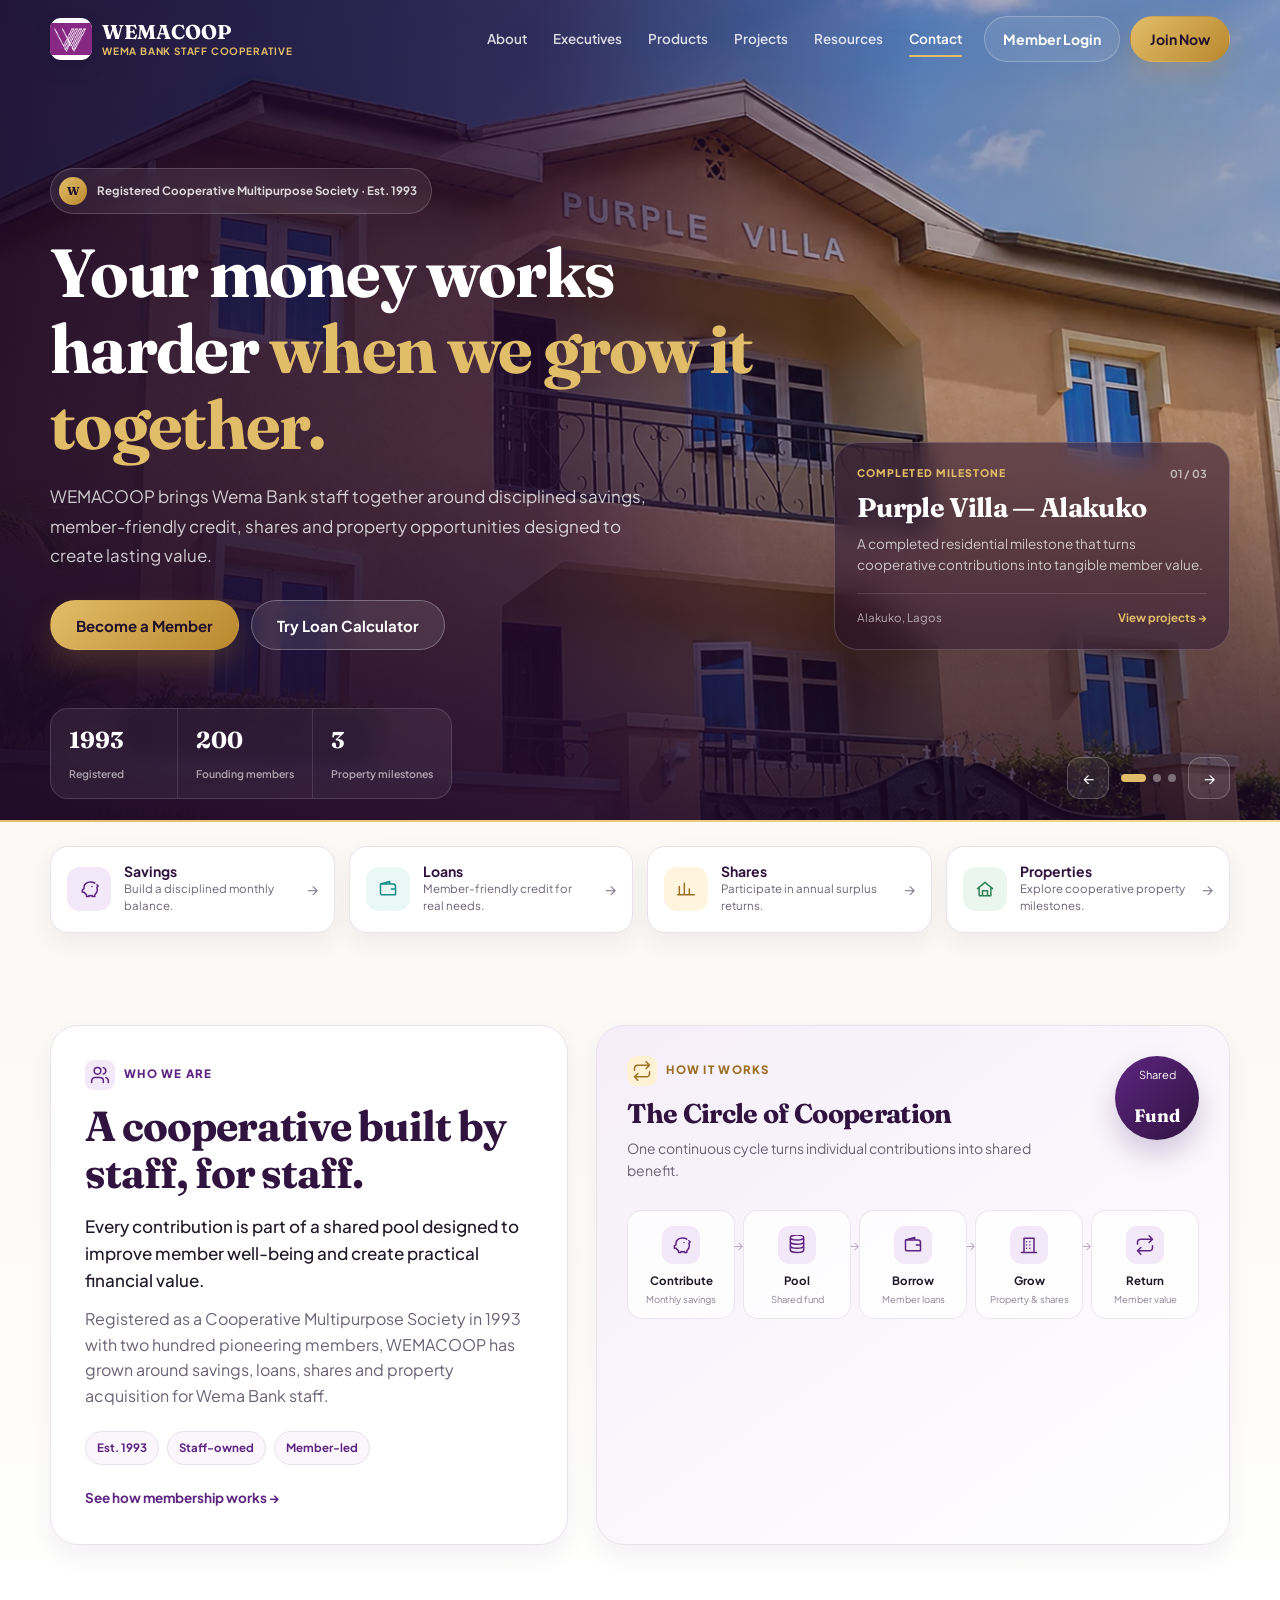
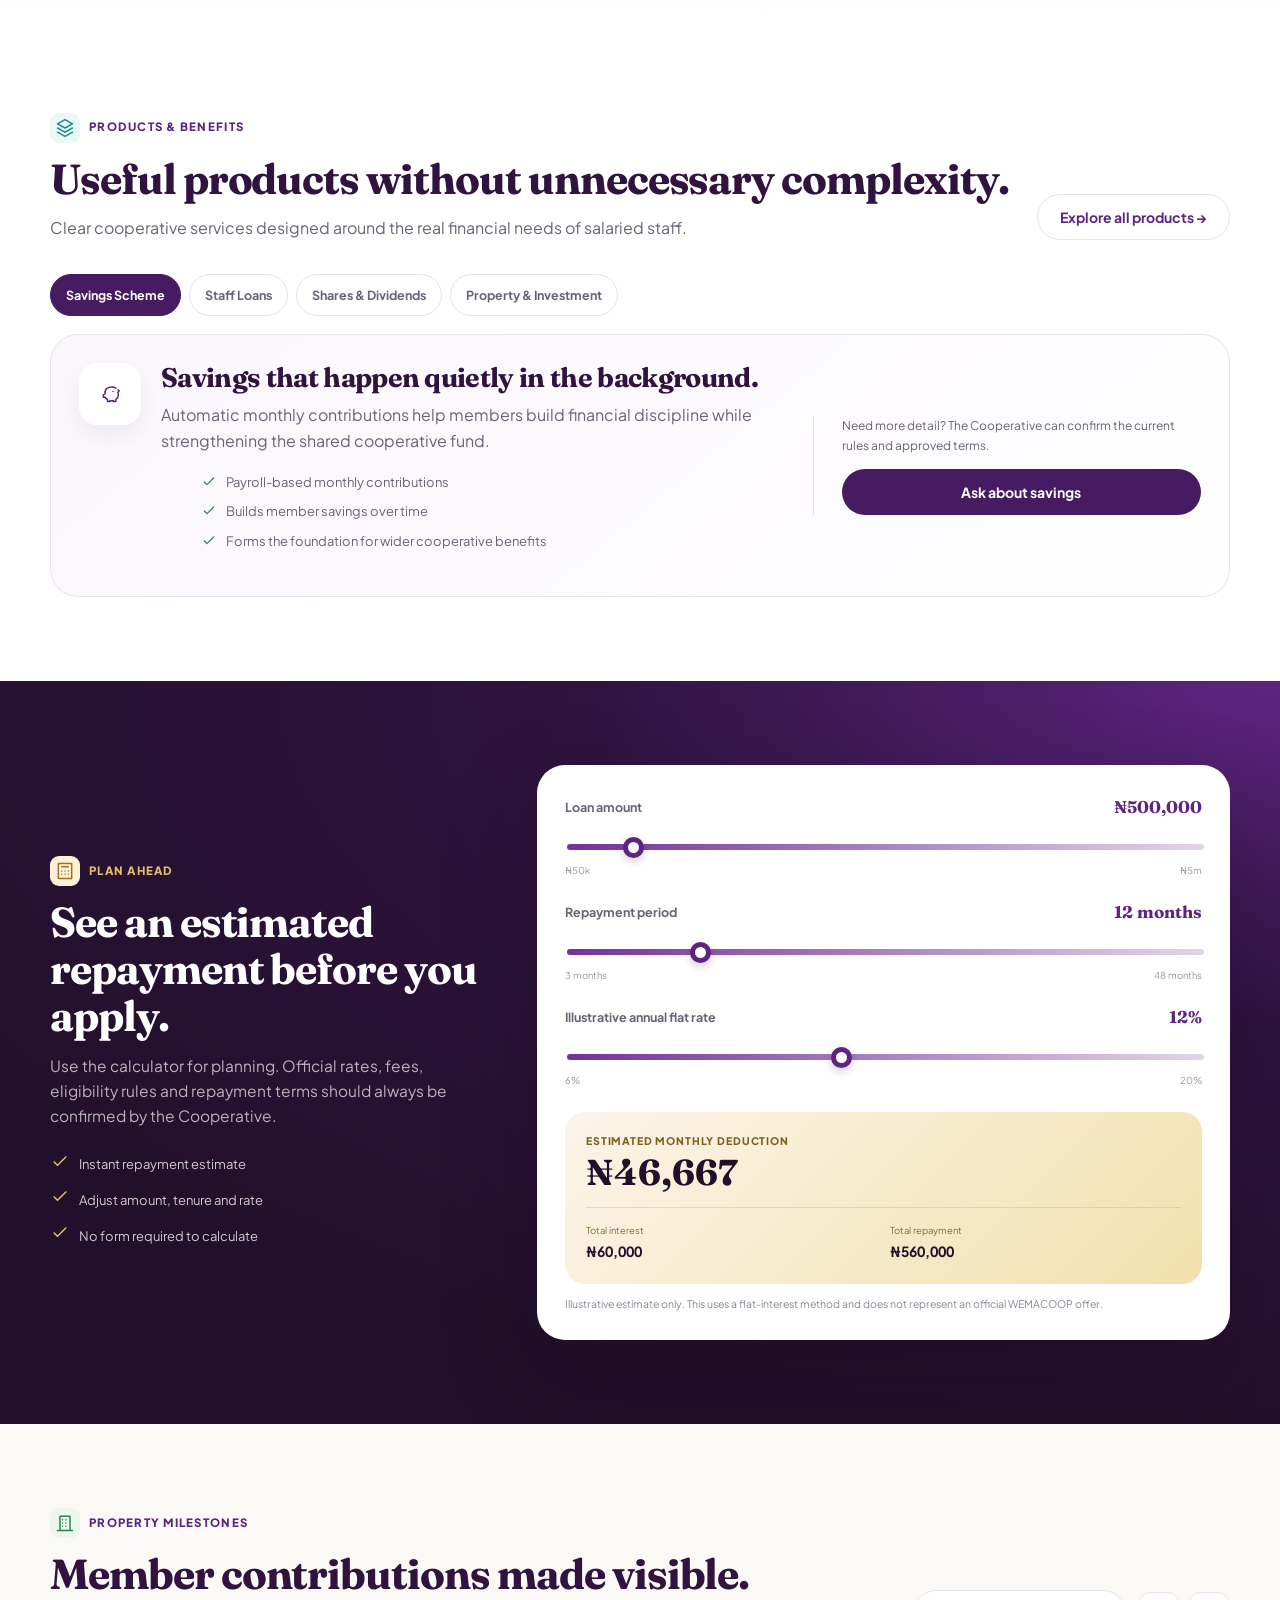
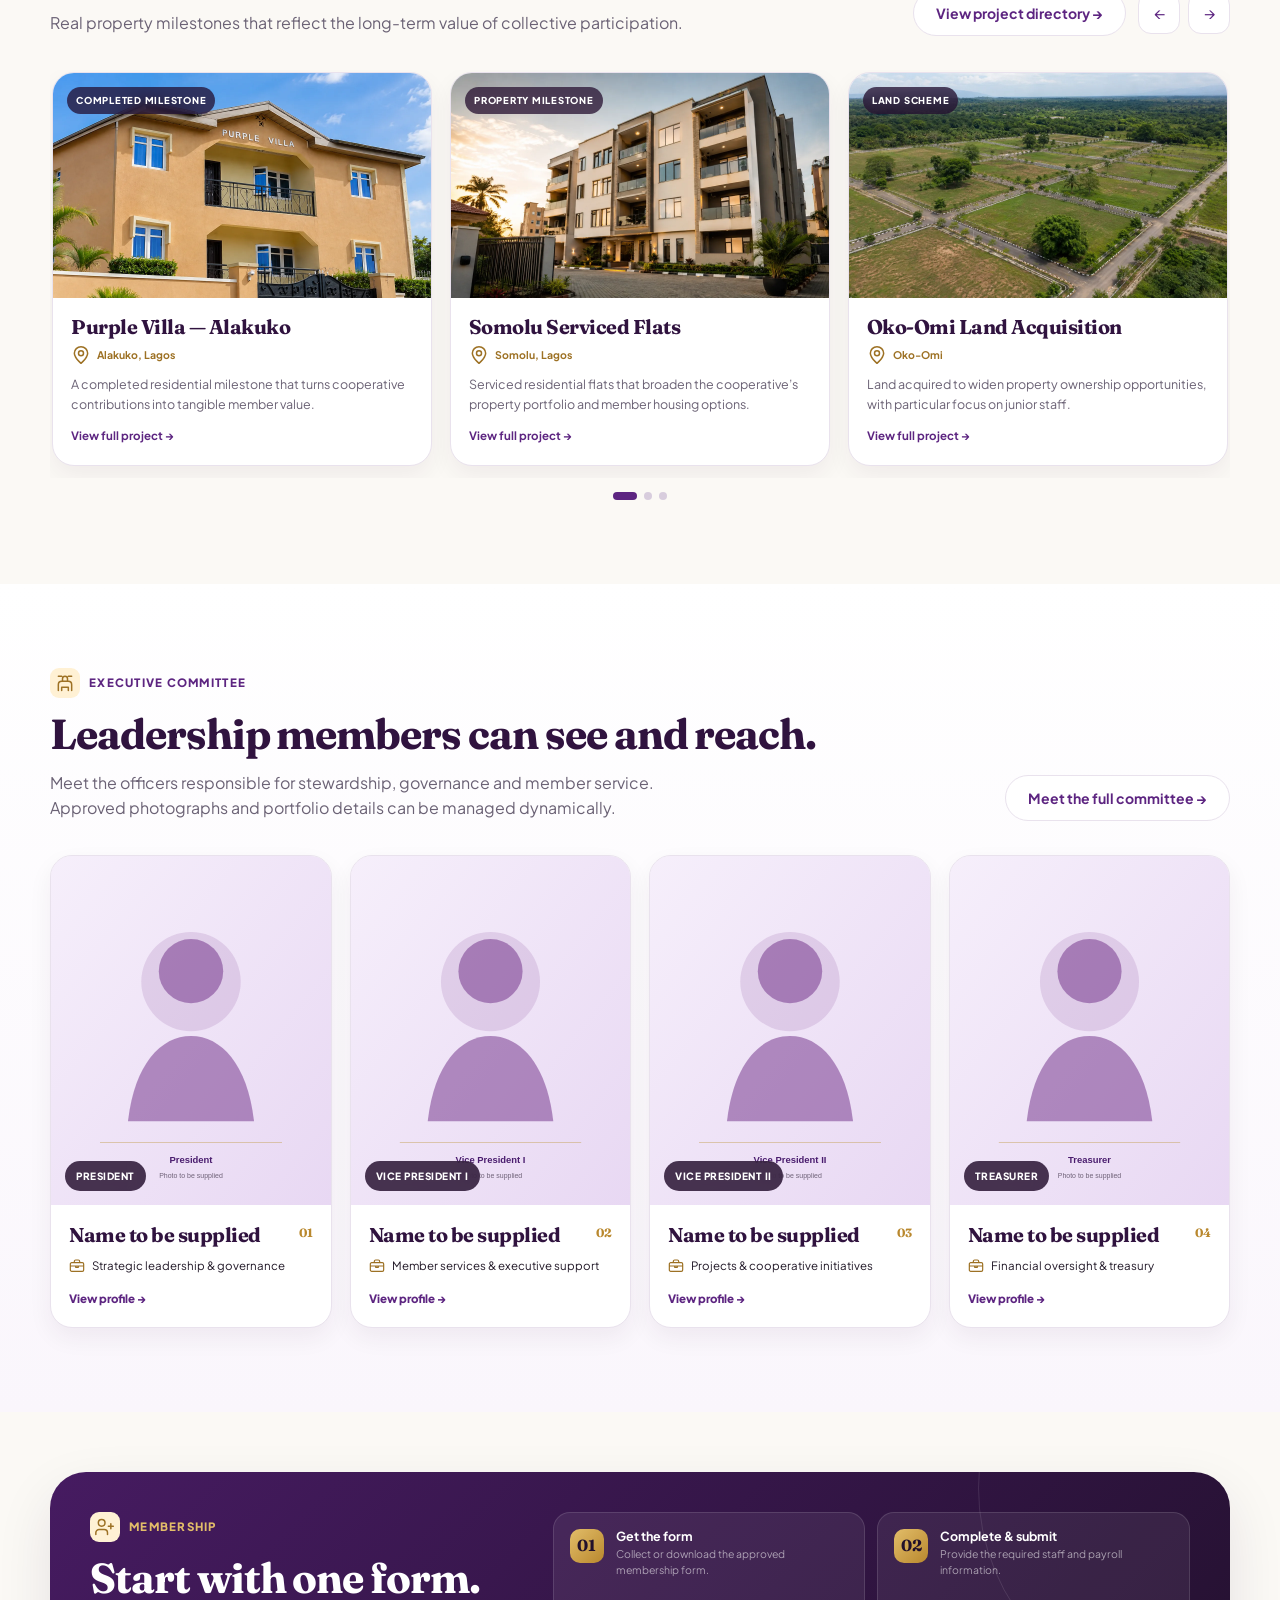
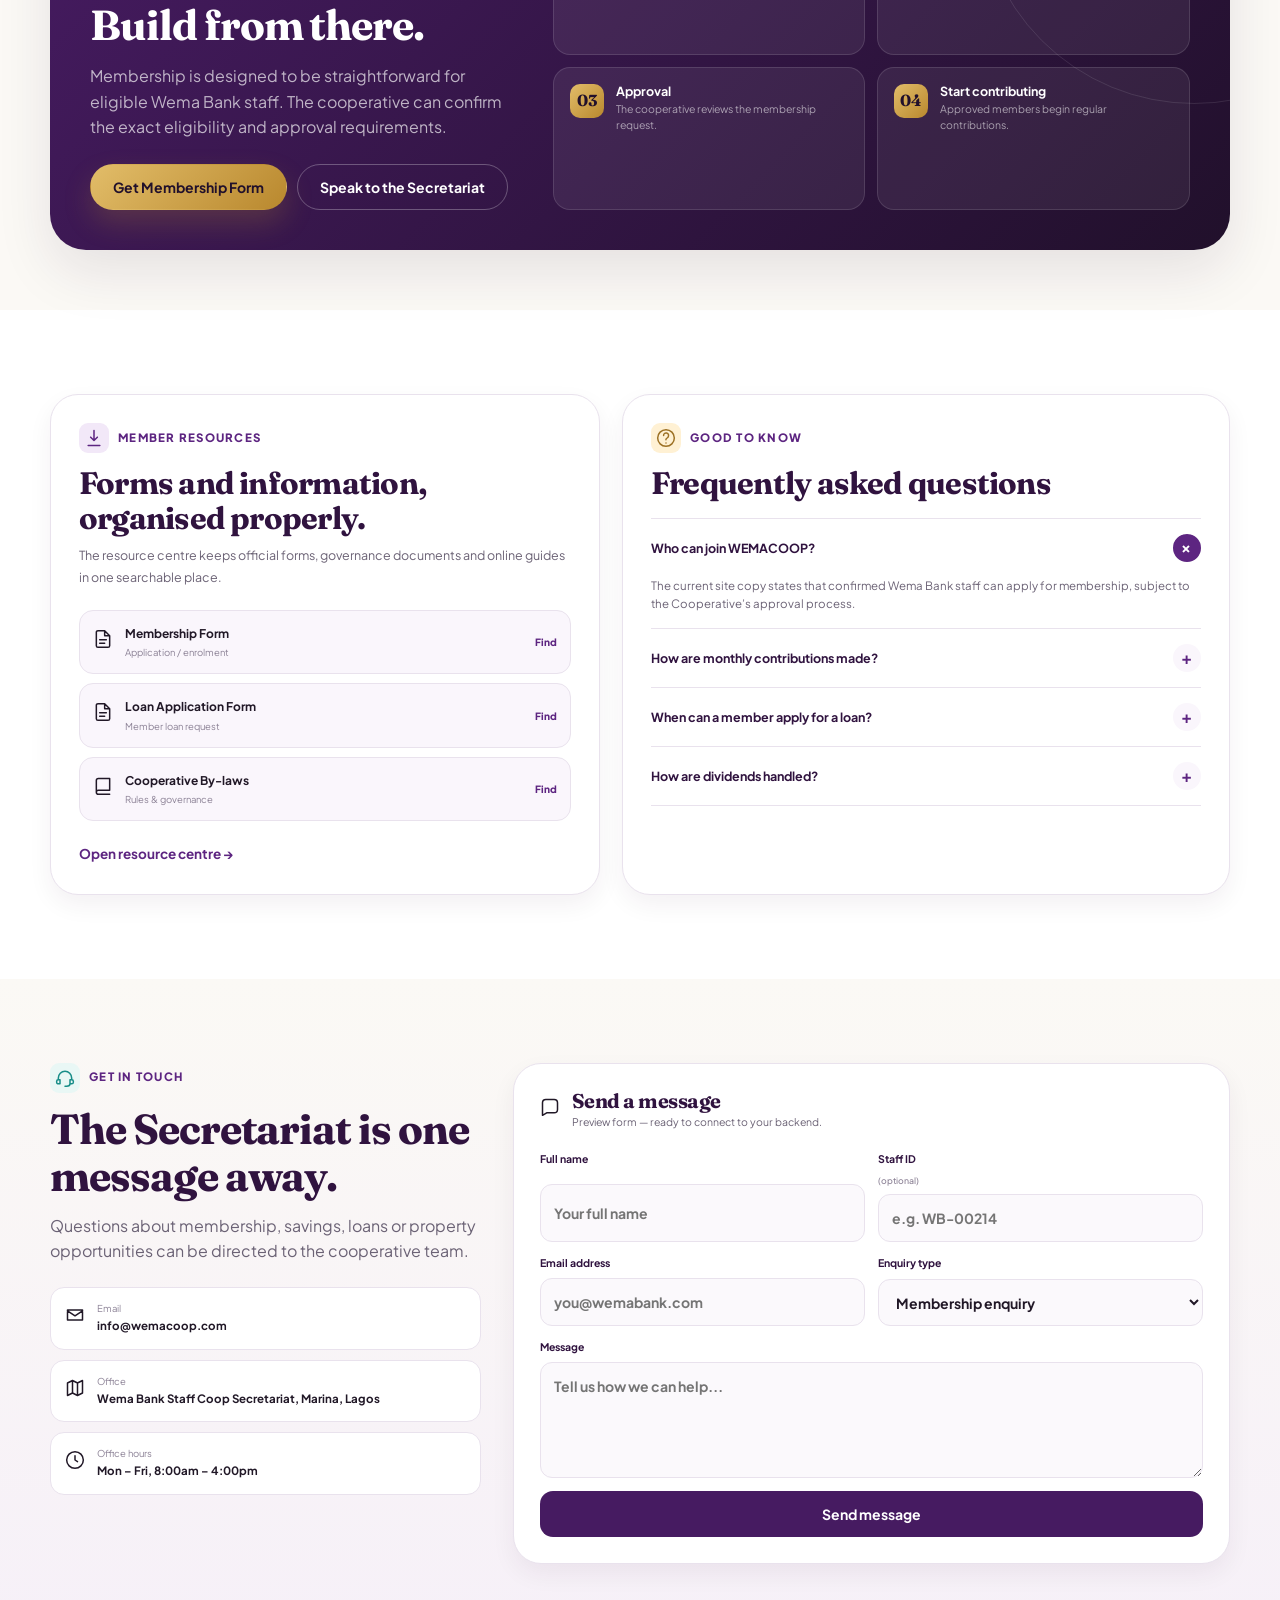
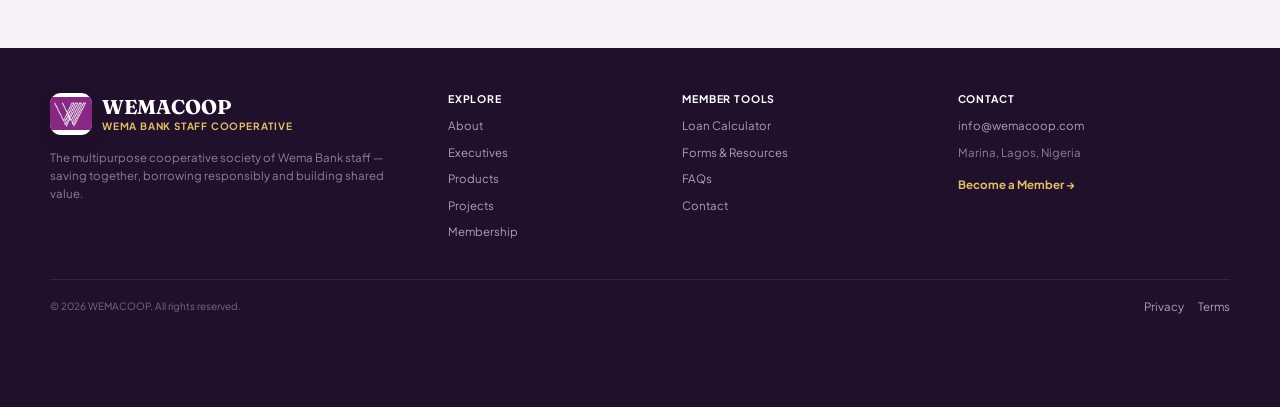
<file: index.html>
<!DOCTYPE html>
<html lang="en">
<head>
  <meta charset="UTF-8">
  <meta name="viewport" content="width=device-width, initial-scale=1, viewport-fit=cover">
  <meta name="theme-color" content="#25102F">
  <meta name="description" content="WEMACOOP — Wema Bank Staff Multipurpose Cooperative Society. Savings, loans, shares and property opportunities for members since 1993.">
  <title>WEMACOOP — Wema Bank Staff Multipurpose Cooperative Society</title>
  <link rel="preconnect" href="https://fonts.googleapis.com">
  <link rel="preconnect" href="https://fonts.gstatic.com" crossorigin>
  <link href="https://fonts.googleapis.com/css2?family=Fraunces:opsz,wght@9..144,500;9..144,600;9..144,700&family=Plus+Jakarta+Sans:wght@400;500;600;700;800&display=swap" rel="stylesheet">
  <link rel="preload" as="image" href="assets/purple-villa.webp" fetchpriority="high">
  <link rel="stylesheet" href="styles.css">
</head>
<body>
  <a class="skip-link" href="#main">Skip to main content</a>

  <header class="site-header" id="siteHeader">
    <div class="container header-inner">
      <a class="brand" href="#home" aria-label="WEMACOOP home">
        <span class="brand-mark"><img src="assets/wema-mark.webp" alt="Wema Bank mark" width="44" height="44"></span>
        <span class="brand-copy"><strong>WEMACOOP</strong><small>Wema Bank Staff Cooperative</small></span>
      </a>

      <nav class="desktop-nav" aria-label="Primary navigation">
        <a href="#about">About</a>
        <a href="leadership.html">Executives</a>
        <a href="products.html">Products</a>
        <a href="projects.html">Projects</a>
        <a href="resources.html">Resources</a>
        <a href="#contact">Contact</a>
      </nav>

      <div class="header-actions">
        <a class="btn btn-ghost header-login" href="portal/login.html">Member Login</a>
        <a class="btn btn-gold header-join" href="#membership">Join Now</a>
        <button class="menu-button" id="menuOpen" type="button" aria-label="Open menu" aria-controls="mobileMenu" aria-expanded="false">
          <span></span><span></span><span></span>
        </button>
      </div>
    </div>
  </header>

  <div class="mobile-drawer" id="mobileMenu" aria-hidden="true">
    <div class="drawer-top">
      <a class="brand" href="#home">
        <span class="brand-mark"><img src="assets/wema-mark.webp" alt="" width="44" height="44"></span>
        <span class="brand-copy"><strong>WEMACOOP</strong><small>Staff Cooperative</small></span>
      </a>
      <button class="drawer-close" id="menuClose" type="button" aria-label="Close menu">×</button>
    </div>
    <nav class="drawer-nav" aria-label="Mobile navigation">
      <a href="#about"><span>About WEMACOOP</span><em>01</em></a>
      <a href="leadership.html"><span>Executive Committee</span><em>02</em></a>
      <a href="products.html"><span>Products & Benefits</span><em>03</em></a>
      <a href="#calculator"><span>Loan Calculator</span><em>04</em></a>
      <a href="projects.html"><span>Property Projects</span><em>05</em></a>
      <a href="#membership"><span>Membership</span><em>06</em></a>
      <a href="resources.html"><span>Resources & Downloads</span><em>07</em></a>
      <a href="#contact"><span>Contact</span><em>08</em></a>
    </nav>
    <div class="drawer-actions">
      <a class="btn btn-outline-light" href="portal/login.html">Member Login</a>
      <a class="btn btn-gold" href="#membership">Become a Member</a>
    </div>
  </div>
  <div class="drawer-overlay" id="drawerOverlay"></div>

  <main id="main">
    <section class="hero" id="home" aria-labelledby="heroTitle">
      <div class="hero-slides" id="heroSlides" aria-live="polite"></div>
      <div class="hero-scrim"></div>
      <div class="hero-glow"></div>

      <div class="container hero-content">
        <div class="hero-copy reveal">
          <div class="hero-badge"><span>W</span> Registered Cooperative Multipurpose Society · Est. 1993</div>
          <h1 id="heroTitle">Your money works harder <em>when we grow it together.</em></h1>
          <p>WEMACOOP brings Wema Bank staff together around disciplined savings, member-friendly credit, shares and property opportunities designed to create lasting value.</p>
          <div class="hero-actions">
            <a class="btn btn-gold btn-lg" href="#membership">Become a Member</a>
            <a class="btn btn-glass btn-lg" href="#calculator">Try Loan Calculator</a>
          </div>
        </div>

        <div class="hero-project-card reveal" id="heroProjectCard">
          <div class="hero-project-top">
            <span class="project-kicker" id="heroProjectStatus">Featured project</span>
            <span class="project-count" id="heroProjectCount">01 / 03</span>
          </div>
          <h2 id="heroProjectTitle">Purple Villa — Alakuko</h2>
          <p id="heroProjectText">A completed residential milestone that turns cooperative contributions into tangible member value.</p>
          <div class="project-meta"><span id="heroProjectLocation">Alakuko, Lagos</span><a href="projects.html">View projects →</a></div>
        </div>
      </div>

      <div class="container hero-footer">
        <div class="hero-stats" aria-label="WEMACOOP at a glance">
          <div><strong class="counter" data-target="1993" data-no-comma="true">1993</strong><span>Registered</span></div>
          <div><strong class="counter" data-target="200">200</strong><span>Founding members</span></div>
          <div><strong class="counter" data-target="3">3</strong><span>Property milestones</span></div>
        </div>
        <div class="hero-controls" aria-label="Project slideshow controls">
          <button id="heroPrev" type="button" aria-label="Previous project">←</button>
          <div class="hero-dots" id="heroDots"></div>
          <button id="heroNext" type="button" aria-label="Next project">→</button>
        </div>
      </div>
      <div class="hero-progress"><span id="heroProgress"></span></div>
    </section>

    <section class="quick-section" aria-label="Popular member services">
      <div class="container quick-grid" id="quickGrid"></div>
    </section>

    <section class="section about-section" id="about">
      <div class="container about-layout">
        <div class="about-copy reveal">
          <div class="section-label"><span class="section-icon icon-purple" data-icon="users"></span>Who we are</div>
          <h2>A cooperative built by staff, for staff.</h2>
          <p class="lead">Every contribution is part of a shared pool designed to improve member well-being and create practical financial value.</p>
          <p>Registered as a Cooperative Multipurpose Society in 1993 with two hundred pioneering members, WEMACOOP has grown around savings, loans, shares and property acquisition for Wema Bank staff.</p>
          <div class="trust-chips">
            <span>Est. 1993</span><span>Staff-owned</span><span>Member-led</span>
          </div>
          <a class="text-link" href="#membership">See how membership works →</a>
        </div>

        <div class="cooperation-card reveal" aria-labelledby="cycleTitle">
          <div class="cycle-head">
            <div>
              <div class="section-label muted"><span class="section-icon icon-gold" data-icon="repeat"></span>How it works</div>
              <h3 id="cycleTitle">The Circle of Cooperation</h3>
              <p>One continuous cycle turns individual contributions into shared benefit.</p>
            </div>
            <div class="cycle-center">Shared<br><strong>Fund</strong></div>
          </div>
          <div class="cycle-steps" id="cycleSteps"></div>
        </div>
      </div>
    </section>

    <section class="section products-section" id="products">
      <div class="container">
        <div class="section-heading split reveal">
          <div>
            <div class="section-label"><span class="section-icon icon-teal" data-icon="layers"></span>Products & benefits</div>
            <h2>Useful products without unnecessary complexity.</h2>
            <p>Clear cooperative services designed around the real financial needs of salaried staff.</p>
          </div>
          <a class="btn btn-outline desktop-only" href="products.html">Explore all products →</a>
        </div>
        <div class="product-tabs" id="productTabs" role="tablist" aria-label="WEMACOOP products"></div>
        <div class="product-panel reveal" id="productPanel" role="tabpanel"></div>
      </div>
    </section>

    <section class="section calculator-section" id="calculator">
      <div class="container calculator-layout">
        <div class="calculator-intro reveal">
          <div class="section-label light"><span class="section-icon icon-gold" data-icon="calculator"></span>Plan ahead</div>
          <h2>See an estimated repayment before you apply.</h2>
          <p>Use the calculator for planning. Official rates, fees, eligibility rules and repayment terms should always be confirmed by the Cooperative.</p>
          <ul class="calc-benefits">
            <li><span data-icon="check"></span>Instant repayment estimate</li>
            <li><span data-icon="check"></span>Adjust amount, tenure and rate</li>
            <li><span data-icon="check"></span>No form required to calculate</li>
          </ul>
        </div>

        <div class="calculator-shell reveal">
          <button class="calculator-mobile-toggle" id="calculatorToggle" type="button" aria-expanded="true" aria-controls="calculatorBody">
            <span><span data-icon="calculator"></span> Loan repayment estimator</span><em>−</em>
          </button>
          <div class="calculator-body" id="calculatorBody">
            <div class="calc-field">
              <div class="calc-label"><label for="amountRange">Loan amount</label><output id="amountOutput">₦500,000</output></div>
              <input id="amountRange" type="range" min="50000" max="5000000" step="10000" value="500000">
              <div class="range-scale"><span>₦50k</span><span>₦5m</span></div>
            </div>
            <div class="calc-field">
              <div class="calc-label"><label for="tenureRange">Repayment period</label><output id="tenureOutput">12 months</output></div>
              <input id="tenureRange" type="range" min="3" max="48" step="1" value="12">
              <div class="range-scale"><span>3 months</span><span>48 months</span></div>
            </div>
            <div class="calc-field">
              <div class="calc-label"><label for="rateRange">Illustrative annual flat rate</label><output id="rateOutput">12%</output></div>
              <input id="rateRange" type="range" min="6" max="20" step="0.5" value="12">
              <div class="range-scale"><span>6%</span><span>20%</span></div>
            </div>
            <div class="calc-results" aria-live="polite">
              <div class="main-result"><span>Estimated monthly deduction</span><strong id="monthlyOutput">₦45,833</strong></div>
              <div class="sub-result"><span>Total interest<strong id="interestOutput">₦50,000</strong></span><span>Total repayment<strong id="repaymentOutput">₦550,000</strong></span></div>
            </div>
            <p class="calc-disclaimer">Illustrative estimate only. This uses a flat-interest method and does not represent an official WEMACOOP offer.</p>
          </div>
        </div>
      </div>
    </section>

    <section class="section projects-section" id="projects">
      <div class="container">
        <div class="section-heading split reveal">
          <div>
            <div class="section-label"><span class="section-icon icon-green" data-icon="building"></span>Property milestones</div>
            <h2>Member contributions made visible.</h2>
            <p>Real property milestones that reflect the long-term value of collective participation.</p>
          </div>
          <div class="project-heading-actions desktop-only"><a class="btn btn-outline" href="projects.html">View project directory →</a><div class="project-nav"><button id="projectPrev" type="button" aria-label="Previous project">←</button><button id="projectNext" type="button" aria-label="Next project">→</button></div></div>
        </div>
        <div class="project-track" id="projectTrack"></div>
        <div class="project-dots" id="projectDots"></div>
      </div>
    </section>

    <section class="section executives-section" id="executives" aria-labelledby="executivesTitle">
      <div class="container">
        <div class="section-heading split reveal">
          <div>
            <div class="section-label"><span class="section-icon icon-gold" data-icon="leadership"></span>Executive Committee</div>
            <h2 id="executivesTitle">Leadership members can see and reach.</h2>
            <p>Meet the officers responsible for stewardship, governance and member service. Approved photographs and portfolio details can be managed dynamically.</p>
          </div>
          <a class="btn btn-outline executive-all-link" href="leadership.html">Meet the full committee →</a>
        </div>
        <div class="executive-track" id="executiveTrack" aria-live="polite"></div>
        <div class="executive-footer">
          <div class="executive-dots" id="executiveDots" aria-label="Executive carousel pagination"></div>
          <a class="text-link mobile-executive-link" href="leadership.html">View all executives →</a>
        </div>
      </div>
    </section>

    <section class="section membership-section" id="membership">
      <div class="container membership-card reveal">
        <div class="membership-copy">
          <div class="section-label light"><span class="section-icon icon-gold" data-icon="userPlus"></span>Membership</div>
          <h2>Start with one form. Build from there.</h2>
          <p>Membership is designed to be straightforward for eligible Wema Bank staff. The cooperative can confirm the exact eligibility and approval requirements.</p>
          <div class="membership-actions">
            <a class="btn btn-gold" href="resources.html#directory">Get Membership Form</a>
            <a class="btn btn-outline-light" href="#contact">Speak to the Secretariat</a>
          </div>
        </div>
        <div class="membership-steps" id="membershipSteps"></div>
      </div>
    </section>

    <section class="section resources-section" id="resources">
      <div class="container resources-layout">
        <div class="resources-card reveal">
          <div class="section-label"><span class="section-icon icon-purple" data-icon="download"></span>Member resources</div>
          <h2>Forms and information, organised properly.</h2>
          <p class="resource-preview-copy">The resource centre keeps official forms, governance documents and online guides in one searchable place.</p>
          <div class="resource-list">
            <a class="resource-item" href="resources.html#directory"><span data-icon="file"></span><span><strong>Membership Form</strong><small>Application / enrolment</small></span><em>Find</em></a>
            <a class="resource-item" href="resources.html#directory"><span data-icon="file"></span><span><strong>Loan Application Form</strong><small>Member loan request</small></span><em>Find</em></a>
            <a class="resource-item" href="resources.html#directory"><span data-icon="book"></span><span><strong>Cooperative By-laws</strong><small>Rules & governance</small></span><em>Find</em></a>
          </div>
          <a class="text-link" href="resources.html">Open resource centre →</a>
        </div>

        <div class="faq-card reveal">
          <div class="section-label"><span class="section-icon icon-gold" data-icon="help"></span>Good to know</div>
          <h2>Frequently asked questions</h2>
          <div class="faq-list" id="faqList"></div>
        </div>
      </div>
    </section>

    <section class="section contact-section" id="contact">
      <div class="container contact-layout">
        <div class="contact-copy reveal">
          <div class="section-label"><span class="section-icon icon-teal" data-icon="headset"></span>Get in touch</div>
          <h2>The Secretariat is one message away.</h2>
          <p>Questions about membership, savings, loans or property opportunities can be directed to the cooperative team.</p>
          <div class="contact-list">
            <a href="mailto:info@wemacoop.com"><span data-icon="mail"></span><span><small>Email</small><strong>info@wemacoop.com</strong></span></a>
            <div><span data-icon="map"></span><span><small>Office</small><strong>Wema Bank Staff Coop Secretariat, Marina, Lagos</strong></span></div>
            <div><span data-icon="clock"></span><span><small>Office hours</small><strong>Mon – Fri, 8:00am – 4:00pm</strong></span></div>
          </div>
        </div>

        <form class="contact-form reveal" id="contactForm">
          <div class="form-head"><span data-icon="message"></span><div><h3>Send a message</h3><p>Preview form — ready to connect to your backend.</p></div></div>
          <div class="form-grid two">
            <label>Full name<input id="contactName" type="text" autocomplete="name" placeholder="Your full name" required></label>
            <label>Staff ID <small>(optional)</small><input type="text" placeholder="e.g. WB-00214"></label>
          </div>
          <div class="form-grid two">
            <label>Email address<input type="email" autocomplete="email" placeholder="you@wemabank.com" required></label>
            <label>Enquiry type<select><option>Membership enquiry</option><option>Loan enquiry</option><option>Savings enquiry</option><option>Property / investment</option><option>Other</option></select></label>
          </div>
          <label>Message<textarea rows="4" placeholder="Tell us how we can help..." required></textarea></label>
          <button class="btn btn-dark" type="submit">Send message</button>
          <div class="form-status" id="formStatus" role="status" aria-live="polite"></div>
        </form>
      </div>
    </section>
  </main>

  <footer class="site-footer">
    <div class="container footer-grid">
      <div class="footer-brand">
        <a class="brand" href="#home">
          <span class="brand-mark"><img src="assets/wema-mark.webp" alt="" width="44" height="44"></span>
          <span class="brand-copy"><strong>WEMACOOP</strong><small>Wema Bank Staff Cooperative</small></span>
        </a>
        <p>The multipurpose cooperative society of Wema Bank staff — saving together, borrowing responsibly and building shared value.</p>
      </div>
      <div><h3>Explore</h3><a href="#about">About</a><a href="leadership.html">Executives</a><a href="products.html">Products</a><a href="projects.html">Projects</a><a href="#membership">Membership</a></div>
      <div><h3>Member tools</h3><a href="#calculator">Loan Calculator</a><a href="resources.html">Forms & Resources</a><a href="#resources">FAQs</a><a href="#contact">Contact</a></div>
      <div><h3>Contact</h3><a href="mailto:info@wemacoop.com">info@wemacoop.com</a><p>Marina, Lagos, Nigeria</p><a class="footer-cta" href="#membership">Become a Member →</a></div>
    </div>
    <div class="container footer-bottom"><span>© <span id="year"></span> WEMACOOP. All rights reserved.</span><div><a href="#">Privacy</a><a href="#">Terms</a></div></div>
  </footer>

  <nav class="mobile-dock" aria-label="Mobile quick navigation">
    <a href="#home" class="dock-item active" data-dock><span data-icon="home"></span><small>Home</small></a>
    <a href="products.html" class="dock-item"><span data-icon="layers"></span><small>Products</small></a>
    <a href="#calculator" class="dock-item dock-fab" data-dock><span class="dock-fab-circle" data-icon="calculator"></span><small>Calculate</small></a>
    <a href="projects.html" class="dock-item"><span data-icon="building"></span><small>Projects</small></a>
    <a href="#contact" class="dock-item" data-dock><span data-icon="headset"></span><small>Contact</small></a>
  </nav>

  <button class="to-top" id="toTop" type="button" aria-label="Back to top">↑</button>
  <div class="toast" id="toast" role="status" aria-live="polite"></div>
  <script src="executives.js"></script>
  <script src="app.js"></script>
</body>
</html>
</file>
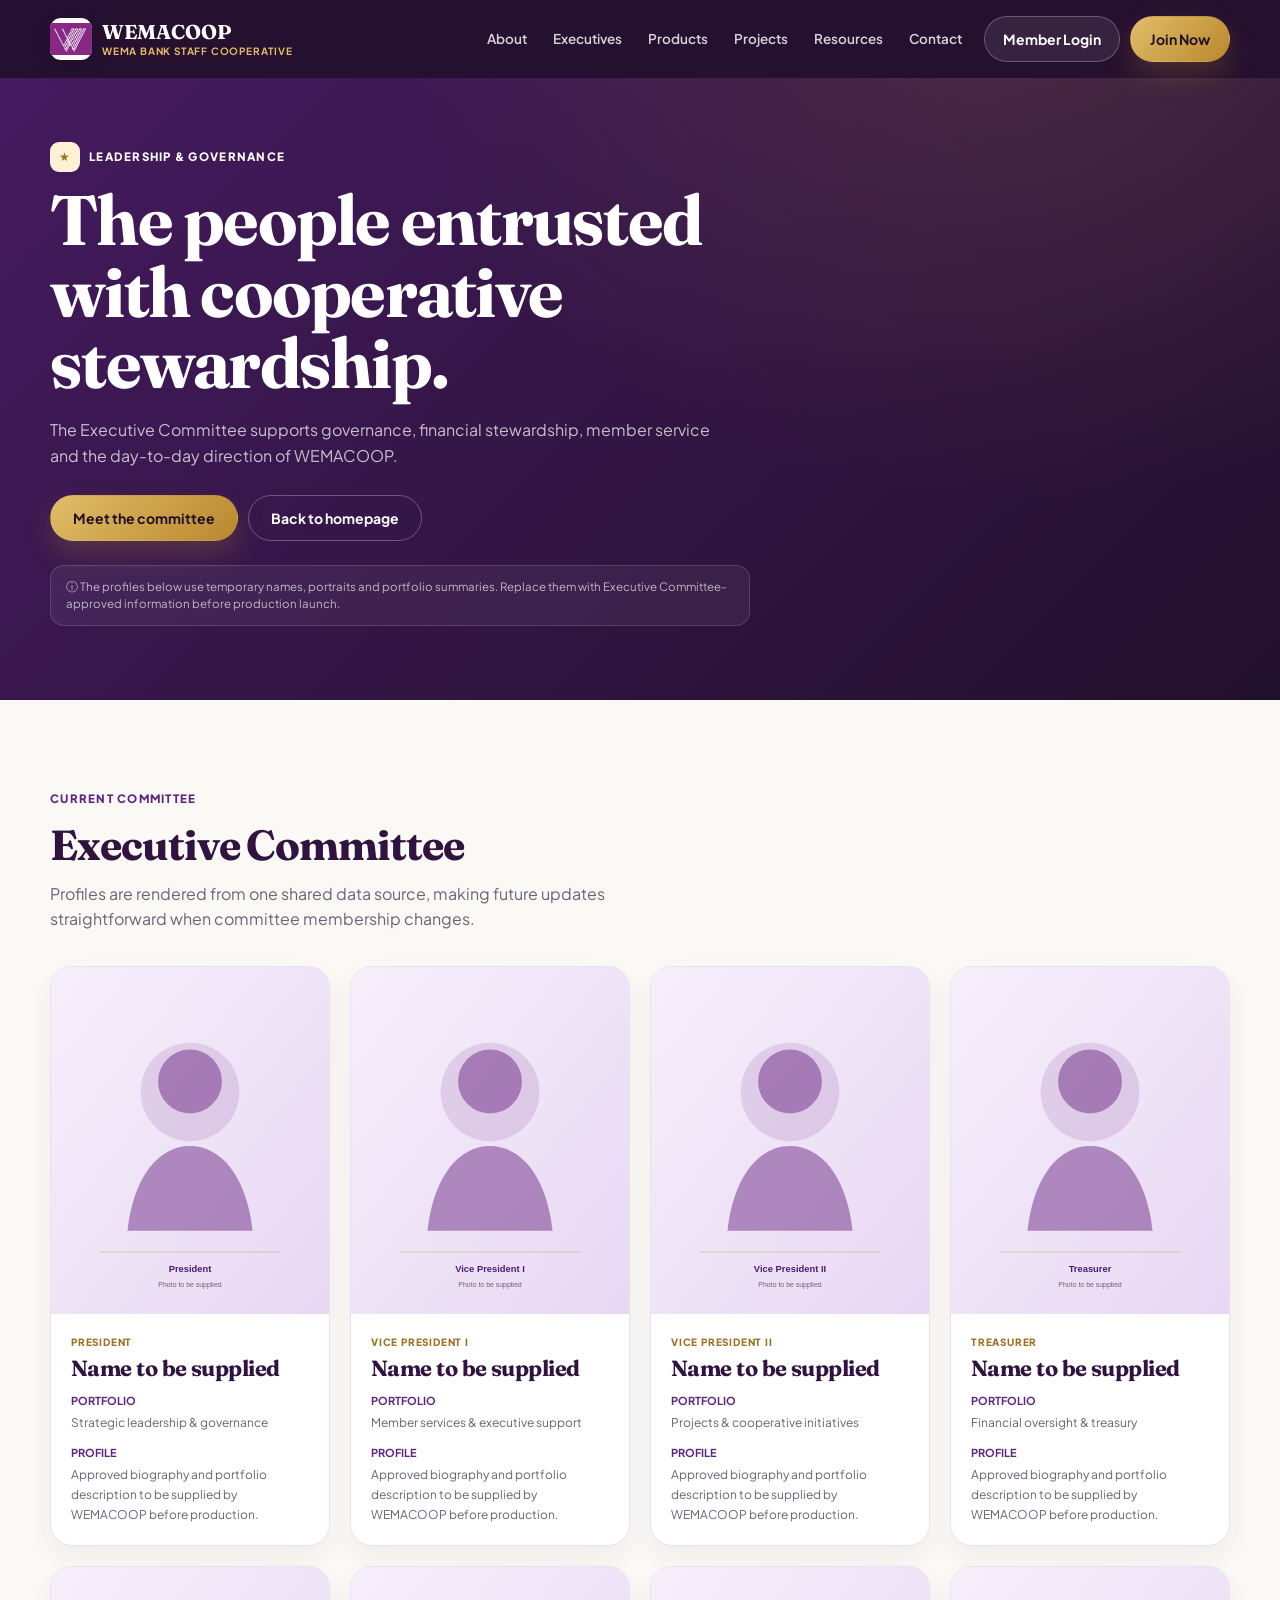
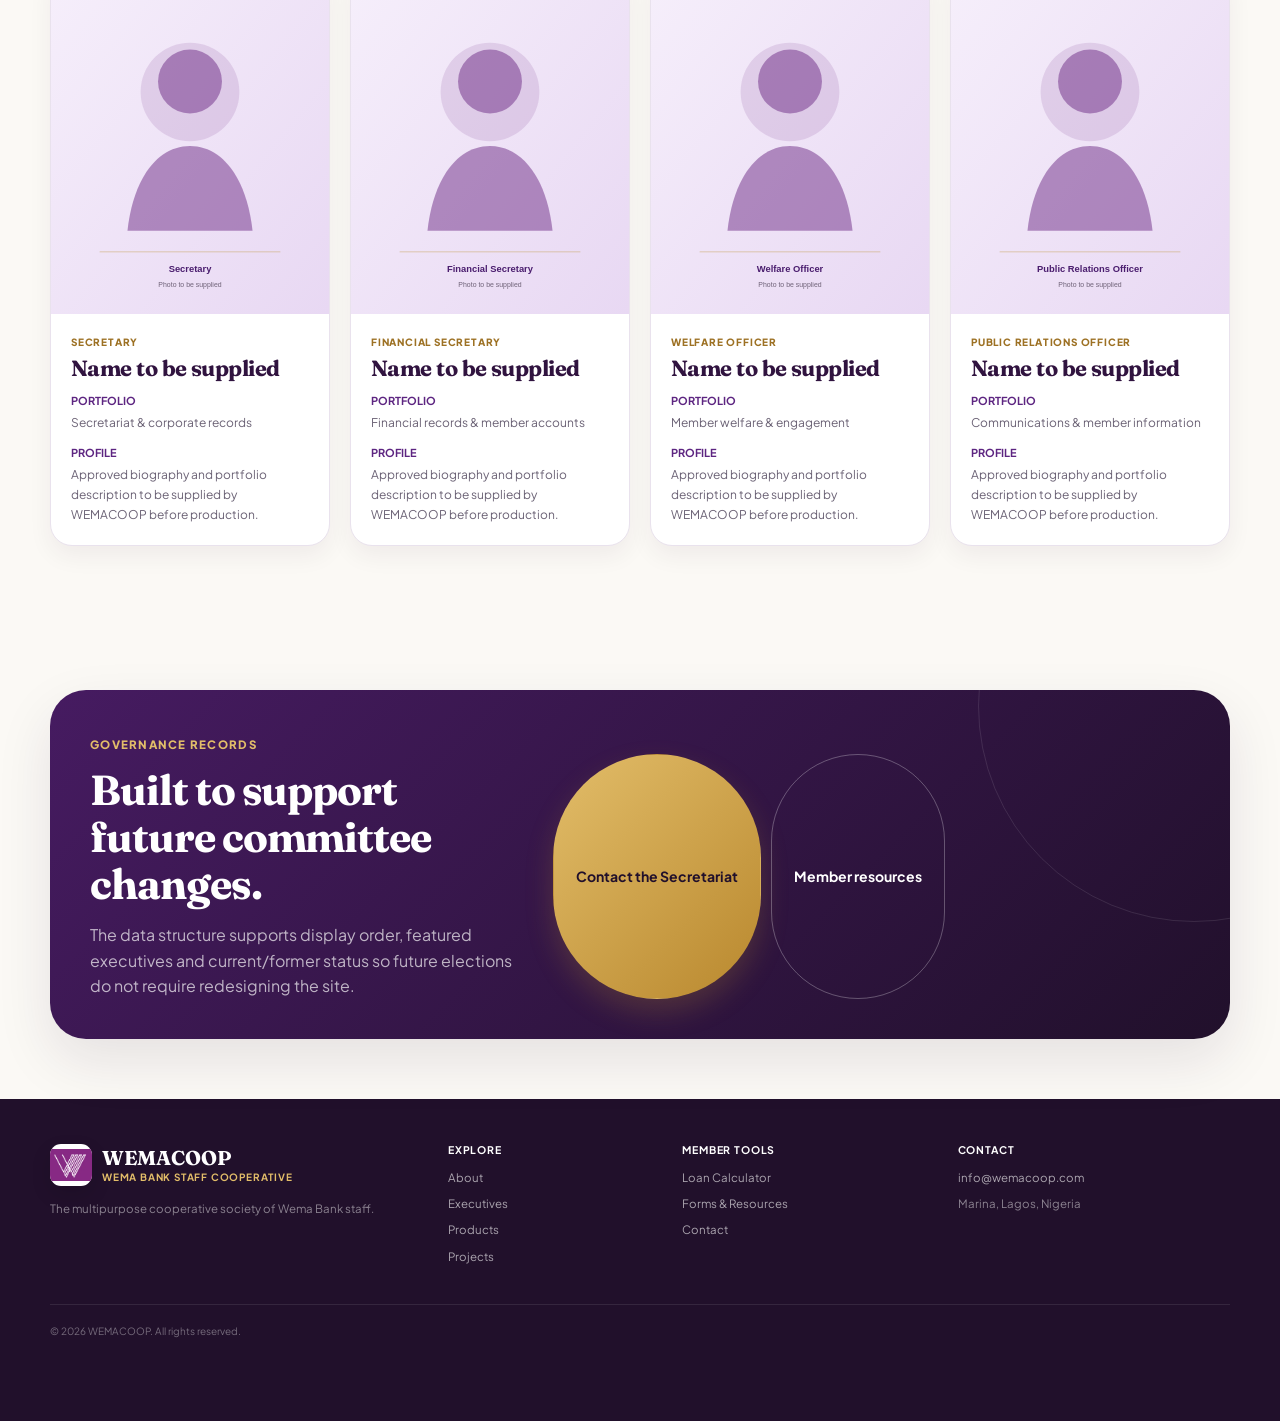
<file: leadership.html>
<!DOCTYPE html>
<html lang="en">
<head>
  <meta charset="UTF-8">
  <meta name="viewport" content="width=device-width, initial-scale=1, viewport-fit=cover">
  <meta name="theme-color" content="#25102F">
  <meta name="description" content="Meet the WEMACOOP Executive Committee and view their portfolios.">
  <title>Executive Committee — WEMACOOP</title>
  <link rel="preconnect" href="https://fonts.googleapis.com">
  <link rel="preconnect" href="https://fonts.gstatic.com" crossorigin>
  <link href="https://fonts.googleapis.com/css2?family=Fraunces:opsz,wght@9..144,500;9..144,600;9..144,700&family=Plus+Jakarta+Sans:wght@400;500;600;700;800&display=swap" rel="stylesheet">
  <link rel="stylesheet" href="styles.css">
</head>
<body class="leadership-page">
  <a class="skip-link" href="#main">Skip to main content</a>
  <header class="site-header" id="siteHeader">
    <div class="container header-inner">
      <a class="brand" href="index.html#home" aria-label="WEMACOOP home">
        <span class="brand-mark"><img src="assets/wema-mark.webp" alt="Wema Bank mark" width="44" height="44"></span>
        <span class="brand-copy"><strong>WEMACOOP</strong><small>Wema Bank Staff Cooperative</small></span>
      </a>
      <nav class="desktop-nav" aria-label="Primary navigation">
        <a href="index.html#about">About</a><a href="leadership.html" aria-current="page">Executives</a><a href="products.html">Products</a><a href="projects.html">Projects</a><a href="resources.html">Resources</a><a href="index.html#contact">Contact</a>
      </nav>
      <div class="header-actions">
        <a class="btn btn-ghost header-login" href="portal/login.html">Member Login</a>
        <a class="btn btn-gold header-join" href="index.html#membership">Join Now</a>
        <button class="menu-button" id="leadershipMenuOpen" type="button" aria-label="Open navigation"><span></span><span></span><span></span></button>
      </div>
    </div>
  </header>

  <div class="mobile-drawer" id="leadershipMobileMenu" aria-hidden="true">
    <div class="drawer-top">
      <a class="brand" href="index.html"><span class="brand-mark"><img src="assets/wema-mark.webp" alt="" width="44" height="44"></span><span class="brand-copy"><strong>WEMACOOP</strong><small>Staff Cooperative</small></span></a>
      <button class="drawer-close" id="leadershipMenuClose" type="button" aria-label="Close navigation">×</button>
    </div>
    <nav class="drawer-nav" aria-label="Mobile navigation">
      <a href="index.html#about"><span>About WEMACOOP</span><em>01</em></a>
      <a href="leadership.html"><span>Executive Committee</span><em>02</em></a>
      <a href="products.html"><span>Products & Benefits</span><em>03</em></a>
      <a href="projects.html"><span>Property Projects</span><em>04</em></a>
      <a href="resources.html"><span>Resources & FAQs</span><em>05</em></a>
      <a href="index.html#contact"><span>Contact</span><em>06</em></a>
    </nav>
    <div class="drawer-actions"><a class="btn btn-outline-light" href="portal/login.html">Member Login</a><a class="btn btn-gold" href="index.html#membership">Become a Member</a></div>
  </div>
  <div class="drawer-overlay" id="leadershipOverlay"></div>

  <main id="main">
    <section class="leadership-hero">
      <div class="container">
        <div class="section-label light"><span class="section-icon icon-gold">★</span>Leadership & governance</div>
        <h1>The people entrusted with cooperative stewardship.</h1>
        <p>The Executive Committee supports governance, financial stewardship, member service and the day-to-day direction of WEMACOOP.</p>
        <div class="leadership-hero-actions"><a class="btn btn-gold" href="#currentCommittee">Meet the committee</a><a class="btn btn-outline-light" href="index.html">Back to homepage</a></div>
        <div class="leadership-note">ⓘ The profiles below use temporary names, portraits and portfolio summaries. Replace them with Executive Committee-approved information before production launch.</div>
      </div>
    </section>

    <section class="section" id="currentCommittee">
      <div class="container">
        <div class="section-heading">
          <div class="section-label">Current committee</div>
          <h2>Executive Committee</h2>
          <p>Profiles are rendered from one shared data source, making future updates straightforward when committee membership changes.</p>
        </div>
        <div class="leadership-grid" id="leadershipGrid"></div>
      </div>
    </section>

    <section class="section membership-section">
      <div class="container membership-card">
        <div class="membership-copy">
          <div class="section-label light">Governance records</div>
          <h2>Built to support future committee changes.</h2>
          <p>The data structure supports display order, featured executives and current/former status so future elections do not require redesigning the site.</p>
        </div>
        <div class="membership-actions"><a class="btn btn-gold" href="index.html#contact">Contact the Secretariat</a><a class="btn btn-outline-light" href="resources.html">Member resources</a></div>
      </div>
    </section>
  </main>

  <footer class="site-footer">
    <div class="container footer-grid">
      <div class="footer-brand"><a class="brand" href="index.html"><span class="brand-mark"><img src="assets/wema-mark.webp" alt="" width="44" height="44"></span><span class="brand-copy"><strong>WEMACOOP</strong><small>Wema Bank Staff Cooperative</small></span></a><p>The multipurpose cooperative society of Wema Bank staff.</p></div>
      <div><h3>Explore</h3><a href="index.html#about">About</a><a href="leadership.html">Executives</a><a href="products.html">Products</a><a href="projects.html">Projects</a></div>
      <div><h3>Member tools</h3><a href="index.html#calculator">Loan Calculator</a><a href="resources.html">Forms & Resources</a><a href="index.html#contact">Contact</a></div>
      <div><h3>Contact</h3><a href="mailto:info@wemacoop.com">info@wemacoop.com</a><p>Marina, Lagos, Nigeria</p></div>
    </div>
    <div class="container footer-bottom"><span>© <span id="year"></span> WEMACOOP. All rights reserved.</span></div>
  </footer>

  <script src="executives.js"></script>
  <script src="leadership.js"></script>
</body>
</html>
</file>
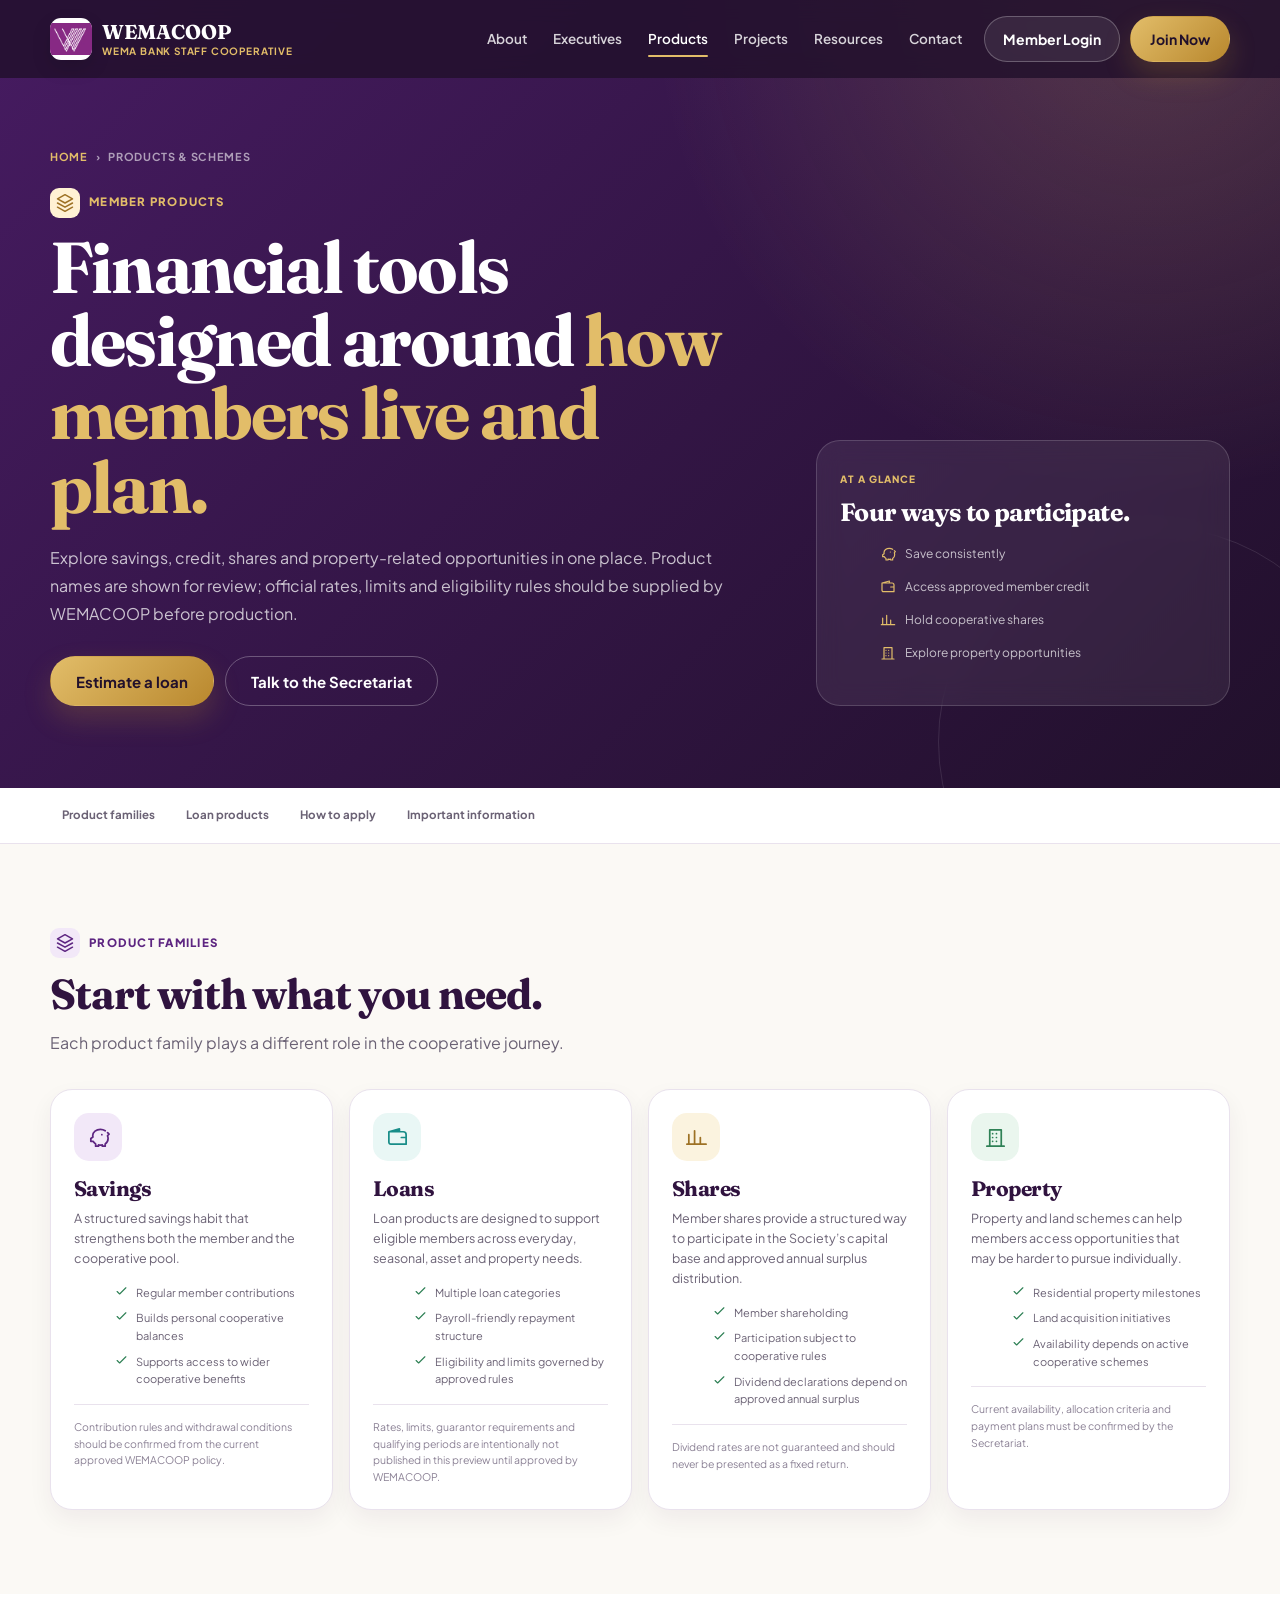
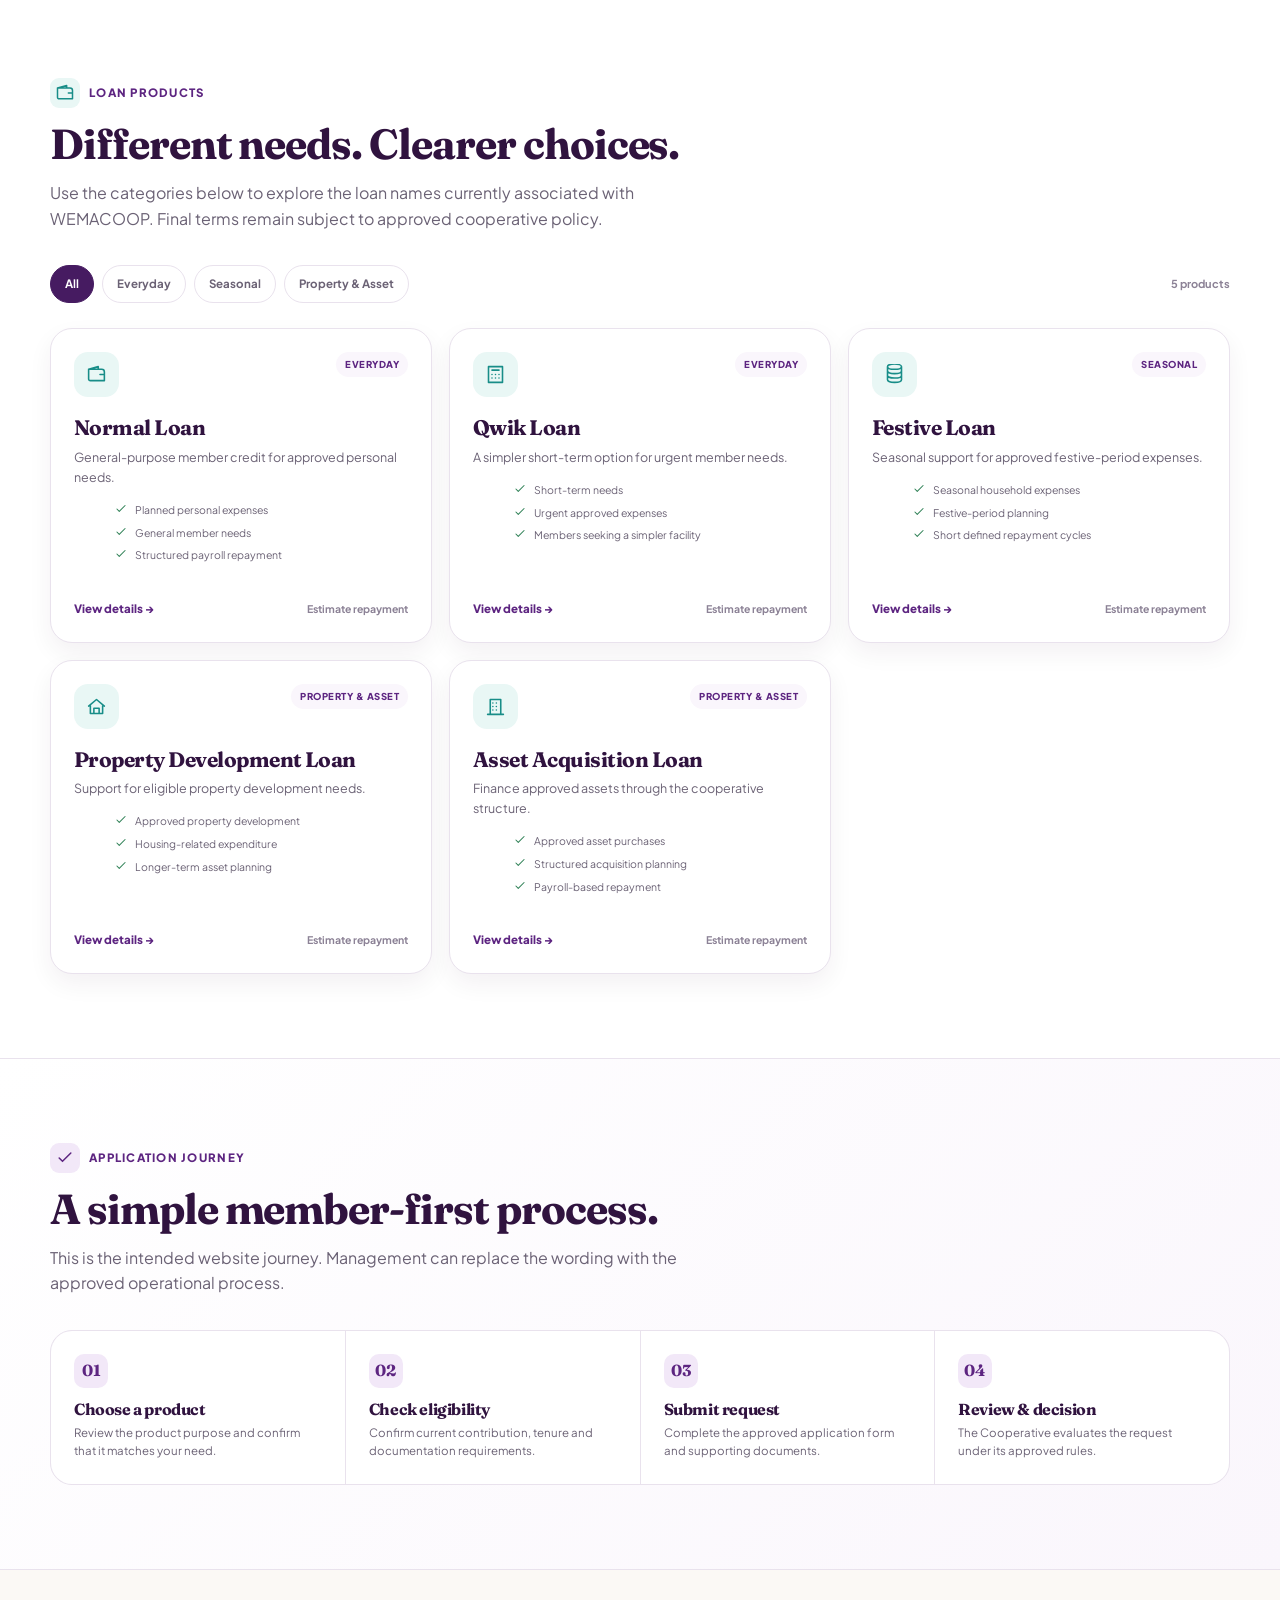
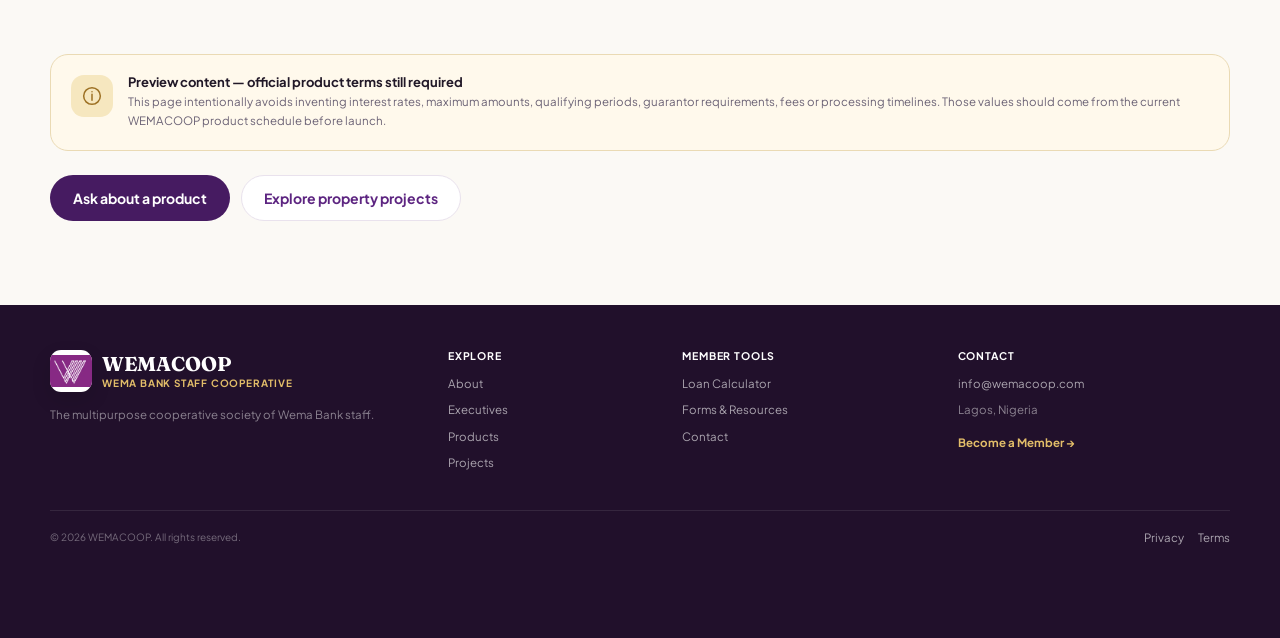
<file: products.html>
<!DOCTYPE html>
<html lang="en">
<head>
  <meta charset="UTF-8">
  <meta name="viewport" content="width=device-width, initial-scale=1, viewport-fit=cover">
  <meta name="theme-color" content="#25102F">
  <meta name="description" content="Explore WEMACOOP savings, loan, shares and property products for members.">
  <title>Products & Schemes — WEMACOOP</title>
  <link rel="preconnect" href="https://fonts.googleapis.com"><link rel="preconnect" href="https://fonts.gstatic.com" crossorigin>
  <link href="https://fonts.googleapis.com/css2?family=Fraunces:opsz,wght@9..144,500;9..144,600;9..144,700&family=Plus+Jakarta+Sans:wght@400;500;600;700;800&display=swap" rel="stylesheet">
  <link rel="stylesheet" href="styles.css">
</head>
<body class="internal-page">
<a class="skip-link" href="#main">Skip to main content</a>
<header class="site-header" id="siteHeader"><div class="container header-inner">
  <a class="brand" href="index.html#home"><span class="brand-mark"><img src="assets/wema-mark.webp" alt="Wema Bank mark" width="44" height="44"></span><span class="brand-copy"><strong>WEMACOOP</strong><small>Wema Bank Staff Cooperative</small></span></a>
  <nav class="desktop-nav" aria-label="Primary navigation"><a href="index.html#about">About</a><a href="leadership.html">Executives</a><a href="products.html" class="active" aria-current="page">Products</a><a href="projects.html">Projects</a><a href="resources.html">Resources</a><a href="index.html#contact">Contact</a></nav>
  <div class="header-actions"><a class="btn btn-ghost header-login" href="portal/login.html">Member Login</a><a class="btn btn-gold header-join" href="index.html#membership">Join Now</a><button class="menu-button" id="internalMenuOpen" type="button" aria-label="Open navigation" aria-expanded="false"><span></span><span></span><span></span></button></div>
</div></header>
<div class="mobile-drawer" id="internalMobileMenu" aria-hidden="true"><div class="drawer-top"><a class="brand" href="index.html"><span class="brand-mark"><img src="assets/wema-mark.webp" alt="" width="44" height="44"></span><span class="brand-copy"><strong>WEMACOOP</strong><small>Staff Cooperative</small></span></a><button class="drawer-close" id="internalMenuClose" type="button" aria-label="Close navigation">×</button></div><nav class="drawer-nav"><a href="index.html#about"><span>About WEMACOOP</span><em>01</em></a><a href="leadership.html"><span>Executive Committee</span><em>02</em></a><a href="products.html"><span>Products & Schemes</span><em>03</em></a><a href="projects.html"><span>Property Projects</span><em>04</em></a><a href="resources.html"><span>Resources & FAQs</span><em>05</em></a><a href="index.html#contact"><span>Contact</span><em>06</em></a></nav><div class="drawer-actions"><a class="btn btn-outline-light" href="portal/login.html">Member Login</a><a class="btn btn-gold" href="index.html#membership">Become a Member</a></div></div>
<div class="drawer-overlay" id="internalOverlay"></div>

<main id="main">
<section class="internal-hero">
  <div class="container"><div class="internal-breadcrumb"><a href="index.html">Home</a><span>›</span><span>Products & Schemes</span></div><div class="internal-hero-grid">
    <div class="internal-hero-copy reveal"><div class="section-label light"><span class="section-icon icon-gold" data-icon="layers"></span>Member products</div><h1>Financial tools designed around <em>how members live and plan.</em></h1><p>Explore savings, credit, shares and property-related opportunities in one place. Product names are shown for review; official rates, limits and eligibility rules should be supplied by WEMACOOP before production.</p><div class="internal-hero-actions"><a class="btn btn-gold btn-lg" href="index.html#calculator">Estimate a loan</a><a class="btn btn-outline-light btn-lg" href="index.html#contact">Talk to the Secretariat</a></div></div>
    <aside class="internal-summary-card reveal"><span>At a glance</span><h2>Four ways to participate.</h2><ul class="internal-summary-list"><li><span data-icon="piggy"></span><span>Save consistently</span></li><li><span data-icon="wallet"></span><span>Access approved member credit</span></li><li><span data-icon="chart"></span><span>Hold cooperative shares</span></li><li><span data-icon="building"></span><span>Explore property opportunities</span></li></ul></aside>
  </div></div>
</section>
<nav class="subnav-strip" aria-label="Products page sections"><div class="container subnav-inner"><a href="#families">Product families</a><a href="#loan-products">Loan products</a><a href="#application">How to apply</a><a href="#important">Important information</a></div></nav>

<section class="section internal-section" id="families"><div class="container"><div class="section-heading reveal"><div class="section-label"><span class="section-icon icon-purple" data-icon="layers"></span>Product families</div><h2>Start with what you need.</h2><p>Each product family plays a different role in the cooperative journey.</p></div><div class="family-grid reveal" id="familyGrid"></div></div></section>

<section class="section internal-section products-section" id="loan-products"><div class="container"><div class="section-heading reveal"><div class="section-label"><span class="section-icon icon-teal" data-icon="wallet"></span>Loan products</div><h2>Different needs. Clearer choices.</h2><p>Use the categories below to explore the loan names currently associated with WEMACOOP. Final terms remain subject to approved cooperative policy.</p></div><div class="loan-toolbar"><div class="filter-tabs" id="loanFilters" aria-label="Filter loan products"></div><span class="result-count" id="loanCount"></span></div><div class="loan-grid" id="loanGrid"></div></div></section>

<section class="section internal-section application-band" id="application"><div class="container"><div class="section-heading reveal"><div class="section-label"><span class="section-icon icon-purple" data-icon="check"></span>Application journey</div><h2>A simple member-first process.</h2><p>This is the intended website journey. Management can replace the wording with the approved operational process.</p></div><div class="application-steps reveal"><article class="application-step"><span>01</span><h3>Choose a product</h3><p>Review the product purpose and confirm that it matches your need.</p></article><article class="application-step"><span>02</span><h3>Check eligibility</h3><p>Confirm current contribution, tenure and documentation requirements.</p></article><article class="application-step"><span>03</span><h3>Submit request</h3><p>Complete the approved application form and supporting documents.</p></article><article class="application-step"><span>04</span><h3>Review & decision</h3><p>The Cooperative evaluates the request under its approved rules.</p></article></div></div></section>

<section class="section internal-section" id="important"><div class="container"><div class="notice-panel reveal"><div class="notice-icon" data-icon="info"></div><div><h3>Preview content — official product terms still required</h3><p>This page intentionally avoids inventing interest rates, maximum amounts, qualifying periods, guarantor requirements, fees or processing timelines. Those values should come from the current WEMACOOP product schedule before launch.</p></div></div><div class="internal-hero-actions" style="margin-top:24px"><a class="btn btn-dark" href="index.html#contact">Ask about a product</a><a class="btn btn-outline" href="projects.html">Explore property projects</a></div></div></section>
</main>

<footer class="site-footer"><div class="container footer-grid"><div class="footer-brand"><a class="brand" href="index.html"><span class="brand-mark"><img src="assets/wema-mark.webp" alt="" width="44" height="44"></span><span class="brand-copy"><strong>WEMACOOP</strong><small>Wema Bank Staff Cooperative</small></span></a><p>The multipurpose cooperative society of Wema Bank staff.</p></div><div><h3>Explore</h3><a href="index.html#about">About</a><a href="leadership.html">Executives</a><a href="products.html">Products</a><a href="projects.html">Projects</a></div><div><h3>Member tools</h3><a href="index.html#calculator">Loan Calculator</a><a href="resources.html">Forms & Resources</a><a href="index.html#contact">Contact</a></div><div><h3>Contact</h3><a href="mailto:info@wemacoop.com">info@wemacoop.com</a><p>Lagos, Nigeria</p><a class="footer-cta" href="index.html#membership">Become a Member →</a></div></div><div class="container footer-bottom"><span>© <span id="year"></span> WEMACOOP. All rights reserved.</span><div><a href="#">Privacy</a><a href="#">Terms</a></div></div></footer>
<button class="to-top" id="toTop" type="button" aria-label="Back to top">↑</button>
<div class="detail-modal" id="detailModal" aria-hidden="true"><div class="detail-dialog" role="dialog" aria-modal="true" aria-labelledby="detailTitle" tabindex="-1"><button class="detail-close" id="detailClose" type="button" aria-label="Close details"><span data-icon="close"></span></button><div class="detail-content" id="detailContent"></div></div></div>
<script src="internal.js"></script><script src="products-data.js"></script><script src="products.js"></script>
</body></html>
</file>
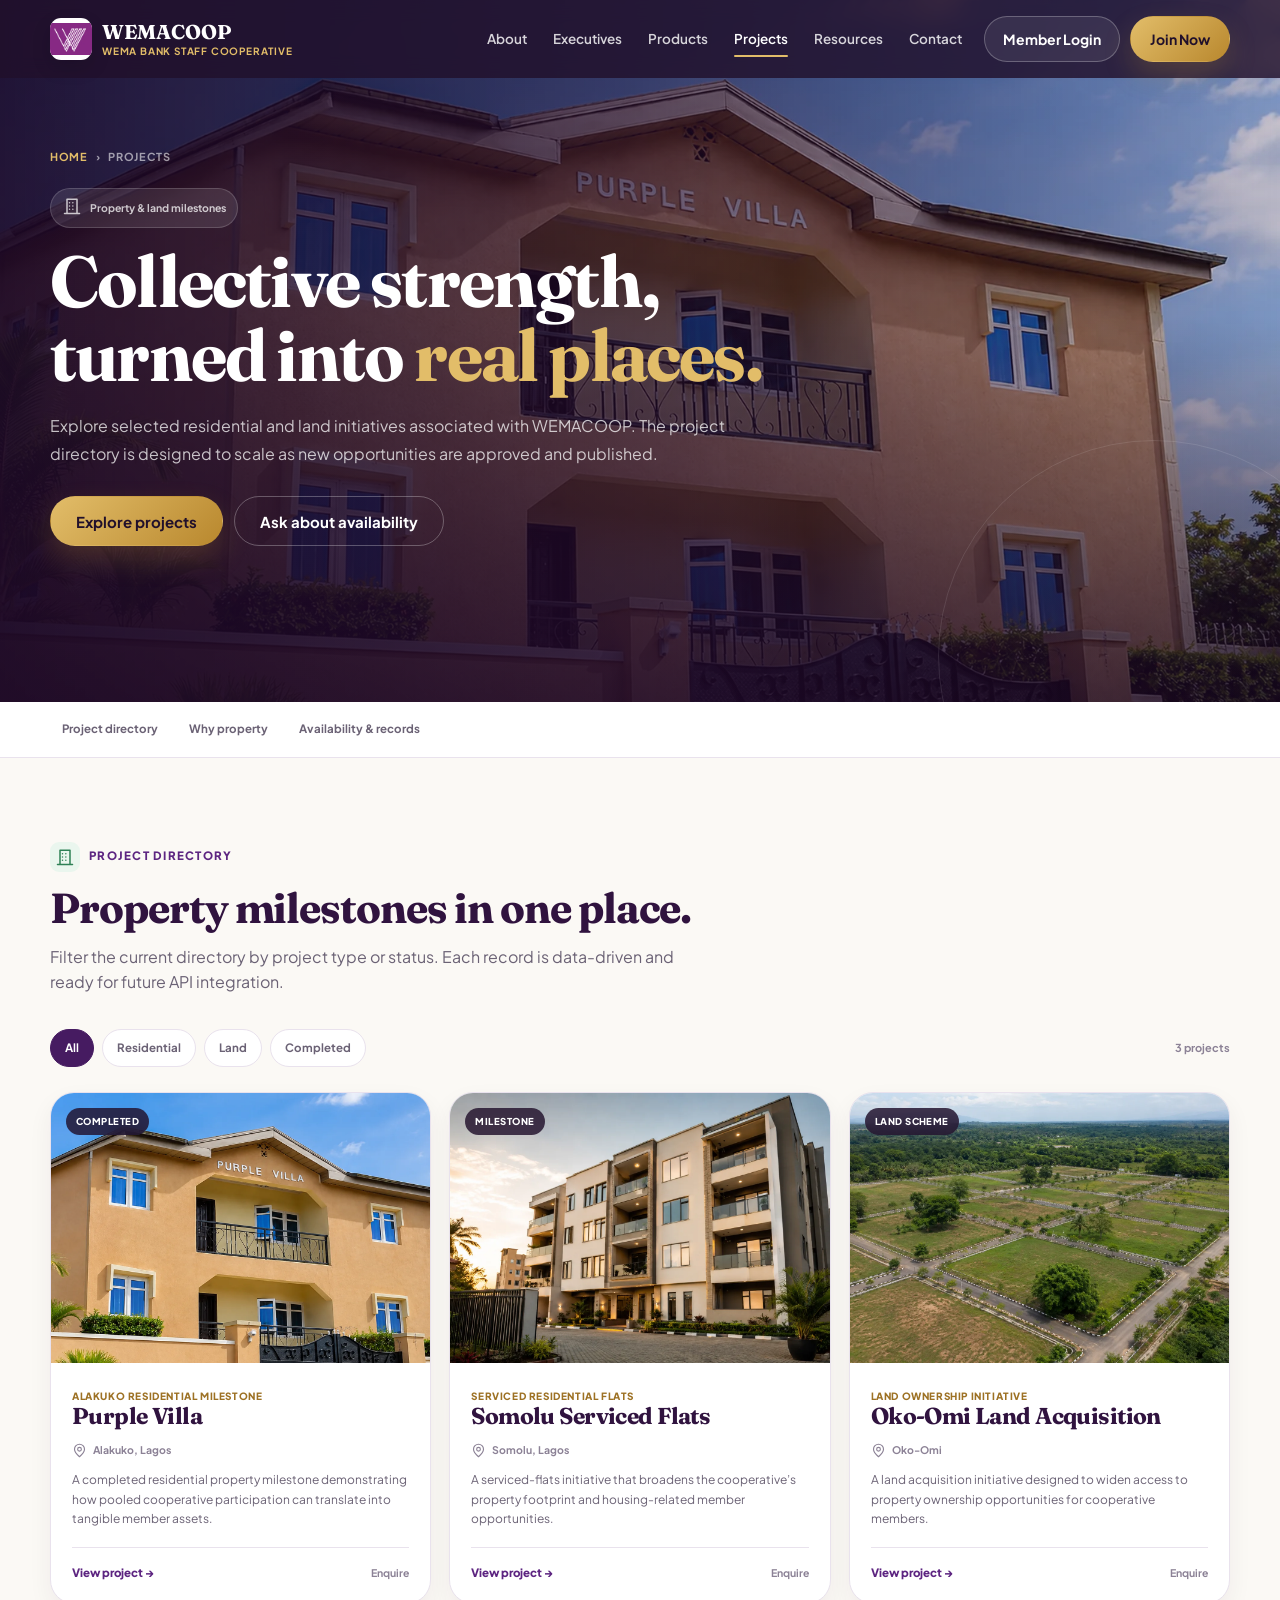
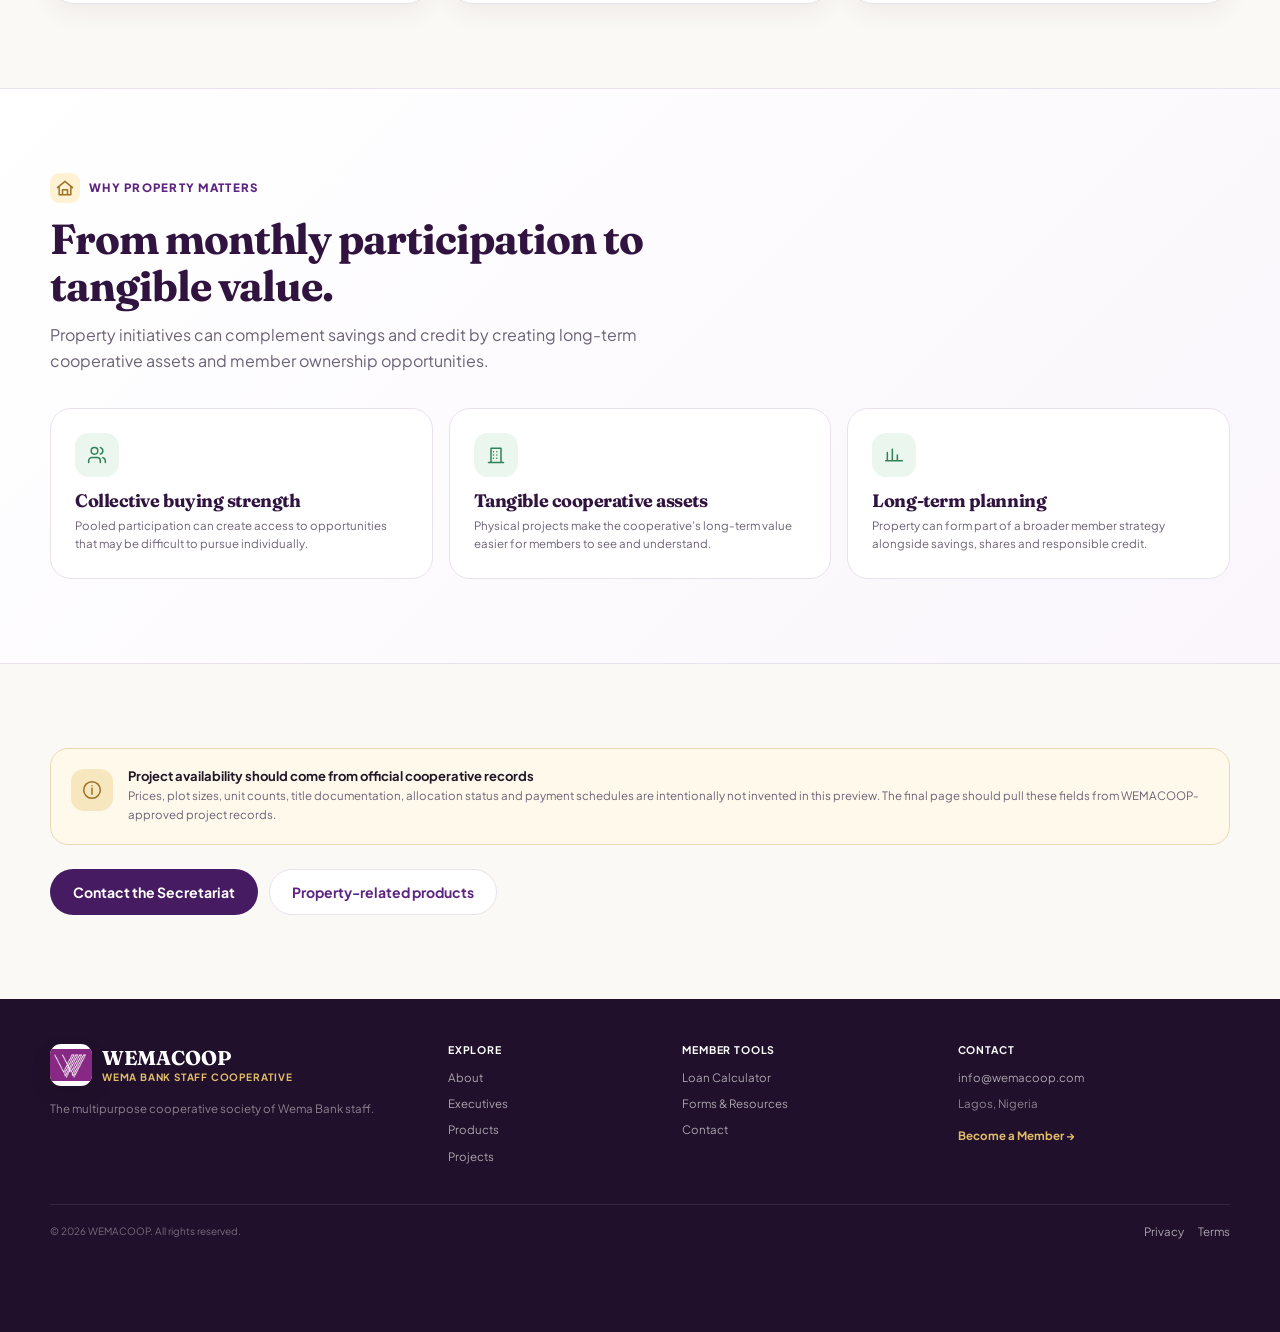
<file: projects.html>
<!DOCTYPE html>
<html lang="en">
<head>
  <meta charset="UTF-8"><meta name="viewport" content="width=device-width, initial-scale=1, viewport-fit=cover"><meta name="theme-color" content="#25102F">
  <meta name="description" content="Explore WEMACOOP property and land milestones including Purple Villa, Somolu serviced flats and Oko-Omi land acquisition.">
  <title>Projects & Property — WEMACOOP</title>
  <link rel="preconnect" href="https://fonts.googleapis.com"><link rel="preconnect" href="https://fonts.gstatic.com" crossorigin><link href="https://fonts.googleapis.com/css2?family=Fraunces:opsz,wght@9..144,500;9..144,600;9..144,700&family=Plus+Jakarta+Sans:wght@400;500;600;700;800&display=swap" rel="stylesheet"><link rel="preload" as="image" href="assets/purple-villa.webp"><link rel="stylesheet" href="styles.css">
</head>
<body class="internal-page">
<a class="skip-link" href="#main">Skip to main content</a>
<header class="site-header" id="siteHeader"><div class="container header-inner"><a class="brand" href="index.html#home"><span class="brand-mark"><img src="assets/wema-mark.webp" alt="Wema Bank mark" width="44" height="44"></span><span class="brand-copy"><strong>WEMACOOP</strong><small>Wema Bank Staff Cooperative</small></span></a><nav class="desktop-nav" aria-label="Primary navigation"><a href="index.html#about">About</a><a href="leadership.html">Executives</a><a href="products.html">Products</a><a href="projects.html" class="active" aria-current="page">Projects</a><a href="resources.html">Resources</a><a href="index.html#contact">Contact</a></nav><div class="header-actions"><a class="btn btn-ghost header-login" href="portal/login.html">Member Login</a><a class="btn btn-gold header-join" href="index.html#membership">Join Now</a><button class="menu-button" id="internalMenuOpen" type="button" aria-label="Open navigation" aria-expanded="false"><span></span><span></span><span></span></button></div></div></header>
<div class="mobile-drawer" id="internalMobileMenu" aria-hidden="true"><div class="drawer-top"><a class="brand" href="index.html"><span class="brand-mark"><img src="assets/wema-mark.webp" alt="" width="44" height="44"></span><span class="brand-copy"><strong>WEMACOOP</strong><small>Staff Cooperative</small></span></a><button class="drawer-close" id="internalMenuClose" type="button" aria-label="Close navigation">×</button></div><nav class="drawer-nav"><a href="index.html#about"><span>About WEMACOOP</span><em>01</em></a><a href="leadership.html"><span>Executive Committee</span><em>02</em></a><a href="products.html"><span>Products & Schemes</span><em>03</em></a><a href="projects.html"><span>Property Projects</span><em>04</em></a><a href="resources.html"><span>Resources & FAQs</span><em>05</em></a><a href="index.html#contact"><span>Contact</span><em>06</em></a></nav><div class="drawer-actions"><a class="btn btn-outline-light" href="portal/login.html">Member Login</a><a class="btn btn-gold" href="index.html#membership">Become a Member</a></div></div><div class="drawer-overlay" id="internalOverlay"></div>

<main id="main">
<section class="internal-hero projects-hero" style="background-image:url('assets/purple-villa.webp')"><div class="container"><div class="internal-breadcrumb"><a href="index.html">Home</a><span>›</span><span>Projects</span></div><div class="internal-hero-copy reveal"><div class="projects-hero-badge"><span data-icon="building"></span>Property & land milestones</div><h1>Collective strength, turned into <em>real places.</em></h1><p>Explore selected residential and land initiatives associated with WEMACOOP. The project directory is designed to scale as new opportunities are approved and published.</p><div class="internal-hero-actions"><a class="btn btn-gold btn-lg" href="#directory">Explore projects</a><a class="btn btn-outline-light btn-lg" href="index.html#contact">Ask about availability</a></div></div></div></section>
<nav class="subnav-strip" aria-label="Projects page sections"><div class="container subnav-inner"><a href="#directory">Project directory</a><a href="#property-value">Why property</a><a href="#availability">Availability & records</a></div></nav>

<section class="section internal-section" id="directory"><div class="container"><div class="section-heading reveal"><div class="section-label"><span class="section-icon icon-green" data-icon="building"></span>Project directory</div><h2>Property milestones in one place.</h2><p>Filter the current directory by project type or status. Each record is data-driven and ready for future API integration.</p></div><div class="project-toolbar"><div class="filter-tabs" id="projectFilters" aria-label="Filter projects"></div><span class="result-count" id="projectCount"></span></div><div class="project-directory" id="projectDirectory"></div></div></section>

<section class="section internal-section application-band" id="property-value"><div class="container"><div class="section-heading reveal"><div class="section-label"><span class="section-icon icon-gold" data-icon="house"></span>Why property matters</div><h2>From monthly participation to tangible value.</h2><p>Property initiatives can complement savings and credit by creating long-term cooperative assets and member ownership opportunities.</p></div><div class="property-value-grid reveal"><article class="property-value-card"><div class="property-value-icon" data-icon="users"></div><h3>Collective buying strength</h3><p>Pooled participation can create access to opportunities that may be difficult to pursue individually.</p></article><article class="property-value-card"><div class="property-value-icon" data-icon="building"></div><h3>Tangible cooperative assets</h3><p>Physical projects make the cooperative’s long-term value easier for members to see and understand.</p></article><article class="property-value-card"><div class="property-value-icon" data-icon="chart"></div><h3>Long-term planning</h3><p>Property can form part of a broader member strategy alongside savings, shares and responsible credit.</p></article></div></div></section>

<section class="section internal-section" id="availability"><div class="container"><div class="notice-panel reveal"><div class="notice-icon" data-icon="info"></div><div><h3>Project availability should come from official cooperative records</h3><p>Prices, plot sizes, unit counts, title documentation, allocation status and payment schedules are intentionally not invented in this preview. The final page should pull these fields from WEMACOOP-approved project records.</p></div></div><div class="internal-hero-actions" style="margin-top:24px"><a class="btn btn-dark" href="index.html#contact">Contact the Secretariat</a><a class="btn btn-outline" href="products.html#property">Property-related products</a></div></div></section>
</main>

<footer class="site-footer"><div class="container footer-grid"><div class="footer-brand"><a class="brand" href="index.html"><span class="brand-mark"><img src="assets/wema-mark.webp" alt="" width="44" height="44"></span><span class="brand-copy"><strong>WEMACOOP</strong><small>Wema Bank Staff Cooperative</small></span></a><p>The multipurpose cooperative society of Wema Bank staff.</p></div><div><h3>Explore</h3><a href="index.html#about">About</a><a href="leadership.html">Executives</a><a href="products.html">Products</a><a href="projects.html">Projects</a></div><div><h3>Member tools</h3><a href="index.html#calculator">Loan Calculator</a><a href="resources.html">Forms & Resources</a><a href="index.html#contact">Contact</a></div><div><h3>Contact</h3><a href="mailto:info@wemacoop.com">info@wemacoop.com</a><p>Lagos, Nigeria</p><a class="footer-cta" href="index.html#membership">Become a Member →</a></div></div><div class="container footer-bottom"><span>© <span id="year"></span> WEMACOOP. All rights reserved.</span><div><a href="#">Privacy</a><a href="#">Terms</a></div></div></footer>
<button class="to-top" id="toTop" type="button" aria-label="Back to top">↑</button>
<div class="detail-modal" id="detailModal" aria-hidden="true"><div class="detail-dialog" role="dialog" aria-modal="true" tabindex="-1"><button class="detail-close" id="detailClose" type="button" aria-label="Close project details"><span data-icon="close"></span></button><div class="detail-media" id="detailMedia"></div><div class="detail-content" id="detailContent"></div></div></div>
<script src="internal.js"></script><script src="projects-data.js"></script><script src="projects.js"></script>
</body></html>
</file>
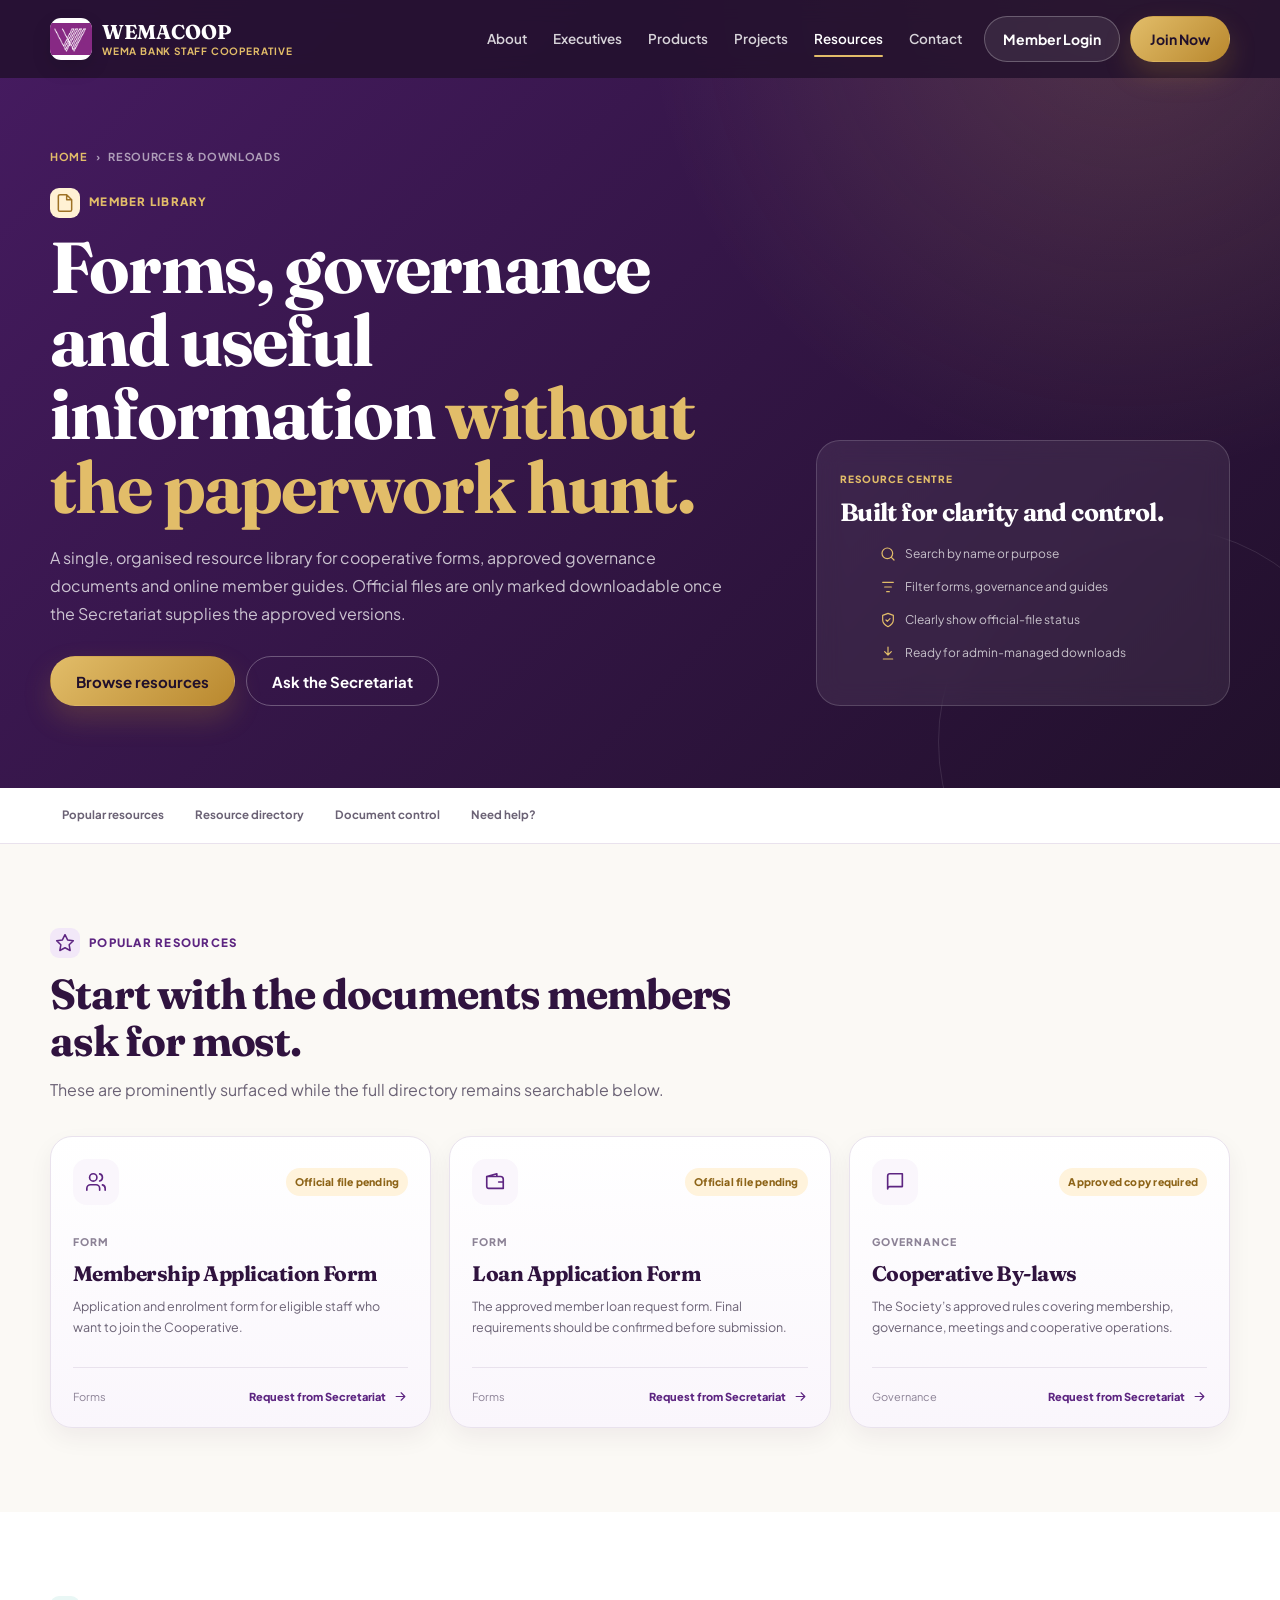
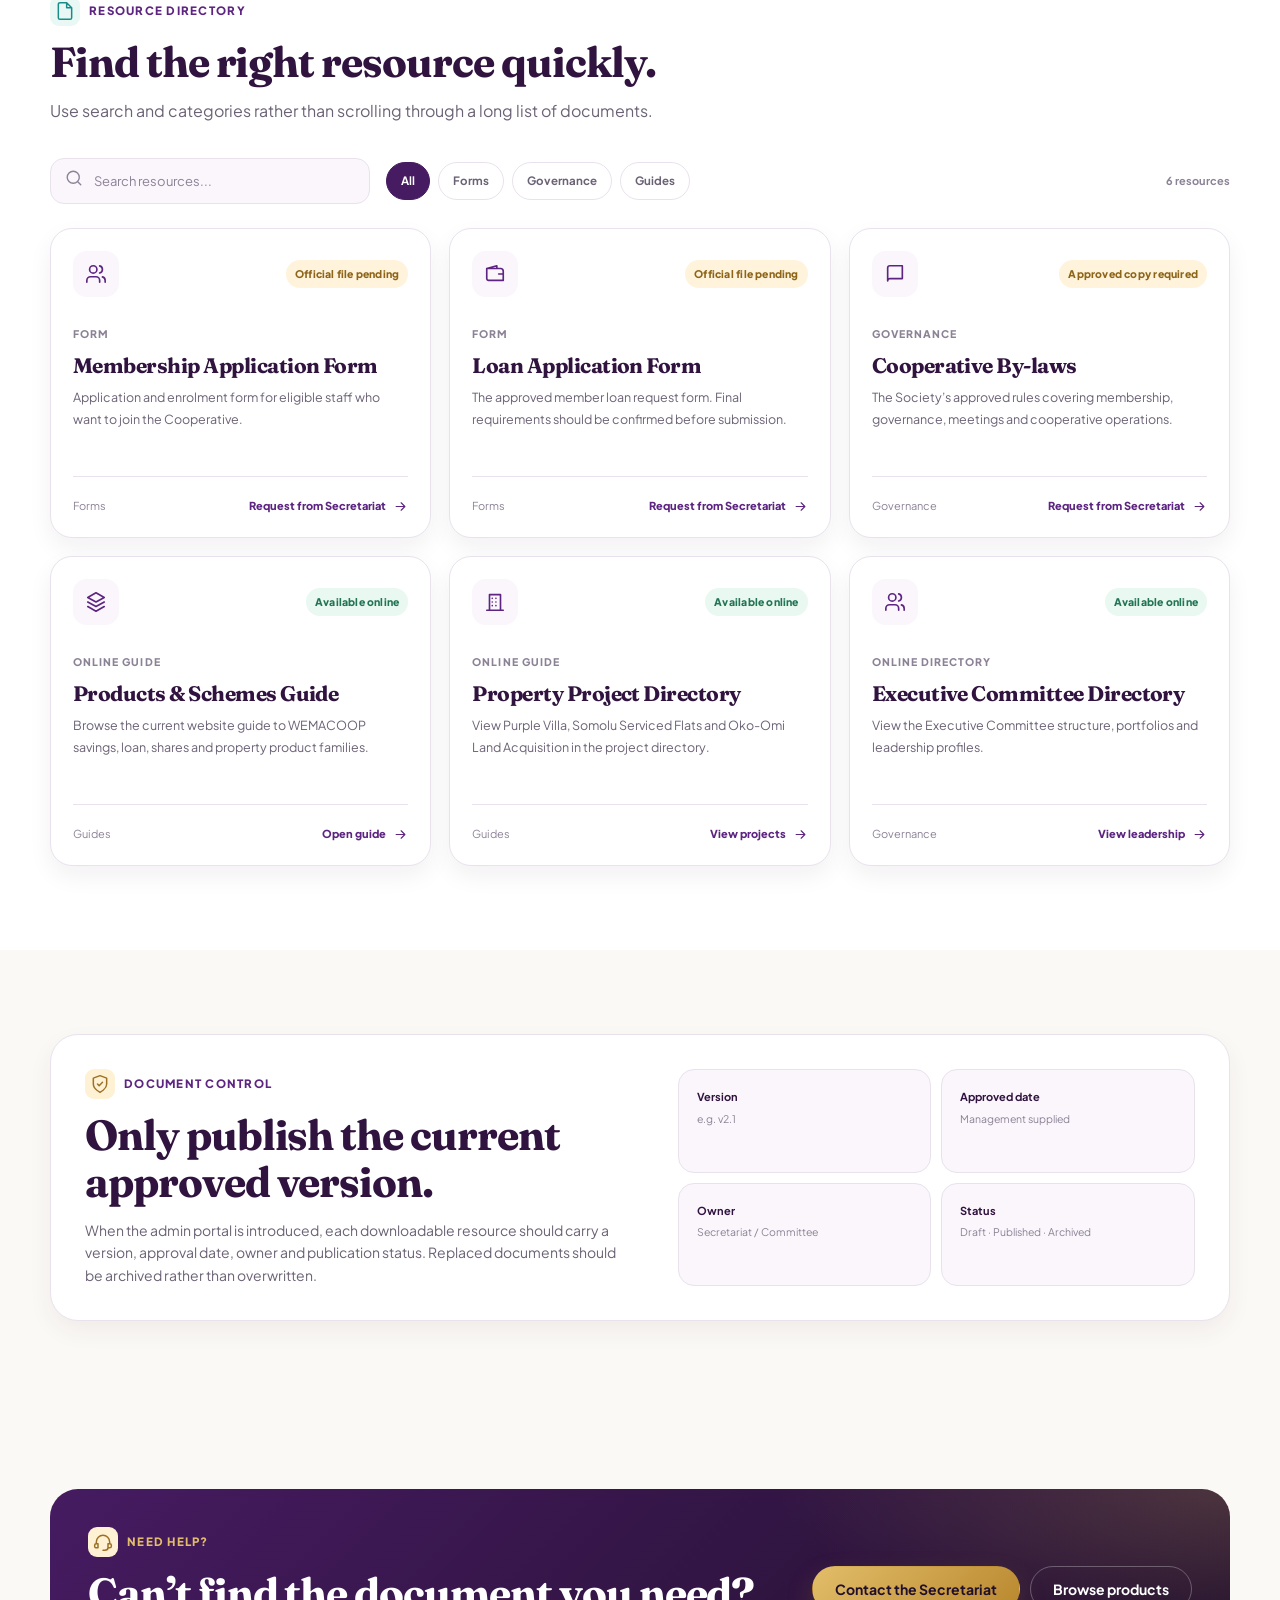
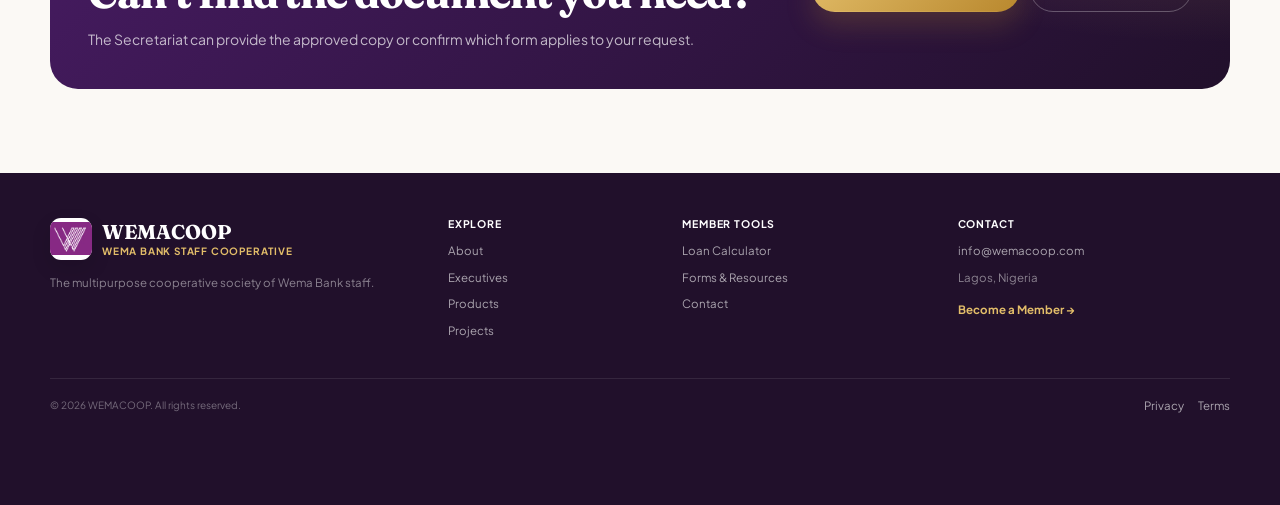
<file: resources.html>
<!DOCTYPE html>
<html lang="en">
<head>
  <meta charset="UTF-8">
  <meta name="viewport" content="width=device-width, initial-scale=1, viewport-fit=cover">
  <meta name="theme-color" content="#25102F">
  <meta name="description" content="WEMACOOP member resources, forms, governance documents and online guides.">
  <title>Resources & Downloads — WEMACOOP</title>
  <link rel="preconnect" href="https://fonts.googleapis.com"><link rel="preconnect" href="https://fonts.gstatic.com" crossorigin>
  <link href="https://fonts.googleapis.com/css2?family=Fraunces:opsz,wght@9..144,500;9..144,600;9..144,700&family=Plus+Jakarta+Sans:wght@400;500;600;700;800&display=swap" rel="stylesheet">
  <link rel="stylesheet" href="styles.css">
</head>
<body class="internal-page">
<a class="skip-link" href="#main">Skip to main content</a>
<header class="site-header" id="siteHeader"><div class="container header-inner">
  <a class="brand" href="index.html#home"><span class="brand-mark"><img src="assets/wema-mark.webp" alt="Wema Bank mark" width="44" height="44"></span><span class="brand-copy"><strong>WEMACOOP</strong><small>Wema Bank Staff Cooperative</small></span></a>
  <nav class="desktop-nav" aria-label="Primary navigation"><a href="index.html#about">About</a><a href="leadership.html">Executives</a><a href="products.html">Products</a><a href="projects.html">Projects</a><a href="resources.html" class="active" aria-current="page">Resources</a><a href="index.html#contact">Contact</a></nav>
  <div class="header-actions"><a class="btn btn-ghost header-login" href="portal/login.html">Member Login</a><a class="btn btn-gold header-join" href="index.html#membership">Join Now</a><button class="menu-button" id="internalMenuOpen" type="button" aria-label="Open navigation" aria-expanded="false"><span></span><span></span><span></span></button></div>
</div></header>
<div class="mobile-drawer" id="internalMobileMenu" aria-hidden="true"><div class="drawer-top"><a class="brand" href="index.html"><span class="brand-mark"><img src="assets/wema-mark.webp" alt="" width="44" height="44"></span><span class="brand-copy"><strong>WEMACOOP</strong><small>Staff Cooperative</small></span></a><button class="drawer-close" id="internalMenuClose" type="button" aria-label="Close navigation">×</button></div><nav class="drawer-nav"><a href="index.html#about"><span>About WEMACOOP</span><em>01</em></a><a href="leadership.html"><span>Executive Committee</span><em>02</em></a><a href="products.html"><span>Products & Schemes</span><em>03</em></a><a href="projects.html"><span>Property Projects</span><em>04</em></a><a href="resources.html"><span>Resources & Downloads</span><em>05</em></a><a href="index.html#contact"><span>Contact</span><em>06</em></a></nav><div class="drawer-actions"><a class="btn btn-outline-light" href="portal/login.html">Member Login</a><a class="btn btn-gold" href="index.html#membership">Become a Member</a></div></div>
<div class="drawer-overlay" id="internalOverlay"></div>

<main id="main">
<section class="internal-hero resources-hero">
  <div class="container"><div class="internal-breadcrumb"><a href="index.html">Home</a><span>›</span><span>Resources & Downloads</span></div><div class="internal-hero-grid">
    <div class="internal-hero-copy reveal"><div class="section-label light"><span class="section-icon icon-gold" data-icon="file"></span>Member library</div><h1>Forms, governance and useful information <em>without the paperwork hunt.</em></h1><p>A single, organised resource library for cooperative forms, approved governance documents and online member guides. Official files are only marked downloadable once the Secretariat supplies the approved versions.</p><div class="internal-hero-actions"><a class="btn btn-gold btn-lg" href="#directory">Browse resources</a><a class="btn btn-outline-light btn-lg" href="index.html#contact">Ask the Secretariat</a></div></div>
    <aside class="internal-summary-card reveal"><span>Resource centre</span><h2>Built for clarity and control.</h2><ul class="internal-summary-list"><li><span data-icon="search"></span><span>Search by name or purpose</span></li><li><span data-icon="filter"></span><span>Filter forms, governance and guides</span></li><li><span data-icon="shield"></span><span>Clearly show official-file status</span></li><li><span data-icon="download"></span><span>Ready for admin-managed downloads</span></li></ul></aside>
  </div></div>
</section>
<nav class="subnav-strip" aria-label="Resources page sections"><div class="container subnav-inner"><a href="#featured">Popular resources</a><a href="#directory">Resource directory</a><a href="#document-control">Document control</a><a href="#help">Need help?</a></div></nav>

<section class="section internal-section" id="featured"><div class="container"><div class="section-heading reveal"><div class="section-label"><span class="section-icon icon-purple" data-icon="star"></span>Popular resources</div><h2>Start with the documents members ask for most.</h2><p>These are prominently surfaced while the full directory remains searchable below.</p></div><div class="featured-resource-grid reveal" id="featuredResources"></div></div></section>

<section class="section internal-section resources-directory-section" id="directory"><div class="container"><div class="section-heading reveal"><div class="section-label"><span class="section-icon icon-teal" data-icon="file"></span>Resource directory</div><h2>Find the right resource quickly.</h2><p>Use search and categories rather than scrolling through a long list of documents.</p></div><div class="resource-toolbar reveal"><label class="resource-search"><span data-icon="search"></span><input id="resourceSearch" type="search" placeholder="Search resources..." aria-label="Search resources"></label><div class="filter-tabs" id="resourceFilters" aria-label="Filter resources"></div><span class="result-count" id="resourceCount"></span></div><div class="resource-directory" id="resourceDirectory"></div></div></section>

<section class="section internal-section document-control-section" id="document-control"><div class="container"><div class="document-control-card reveal"><div><div class="section-label"><span class="section-icon icon-gold" data-icon="shield"></span>Document control</div><h2>Only publish the current approved version.</h2><p>When the admin portal is introduced, each downloadable resource should carry a version, approval date, owner and publication status. Replaced documents should be archived rather than overwritten.</p></div><div class="document-meta-grid"><article><strong>Version</strong><span>e.g. v2.1</span></article><article><strong>Approved date</strong><span>Management supplied</span></article><article><strong>Owner</strong><span>Secretariat / Committee</span></article><article><strong>Status</strong><span>Draft · Published · Archived</span></article></div></div></div></section>

<section class="section internal-section" id="help"><div class="container"><div class="resource-help-card reveal"><div><div class="section-label light"><span class="section-icon icon-gold" data-icon="headset"></span>Need help?</div><h2>Can’t find the document you need?</h2><p>The Secretariat can provide the approved copy or confirm which form applies to your request.</p></div><div class="resource-help-actions"><a class="btn btn-gold" href="index.html#contact">Contact the Secretariat</a><a class="btn btn-outline-light" href="products.html">Browse products</a></div></div></div></section>
</main>

<footer class="site-footer"><div class="container footer-grid"><div class="footer-brand"><a class="brand" href="index.html"><span class="brand-mark"><img src="assets/wema-mark.webp" alt="" width="44" height="44"></span><span class="brand-copy"><strong>WEMACOOP</strong><small>Wema Bank Staff Cooperative</small></span></a><p>The multipurpose cooperative society of Wema Bank staff.</p></div><div><h3>Explore</h3><a href="index.html#about">About</a><a href="leadership.html">Executives</a><a href="products.html">Products</a><a href="projects.html">Projects</a></div><div><h3>Member tools</h3><a href="index.html#calculator">Loan Calculator</a><a href="resources.html">Forms & Resources</a><a href="index.html#contact">Contact</a></div><div><h3>Contact</h3><a href="mailto:info@wemacoop.com">info@wemacoop.com</a><p>Lagos, Nigeria</p><a class="footer-cta" href="index.html#membership">Become a Member →</a></div></div><div class="container footer-bottom"><span>© <span id="year"></span> WEMACOOP. All rights reserved.</span><div><a href="#">Privacy</a><a href="#">Terms</a></div></div></footer>
<button class="to-top" id="toTop" type="button" aria-label="Back to top">↑</button>
<script src="internal.js"></script><script src="resources-data.js"></script><script src="resources.js"></script>
</body></html>
</file>
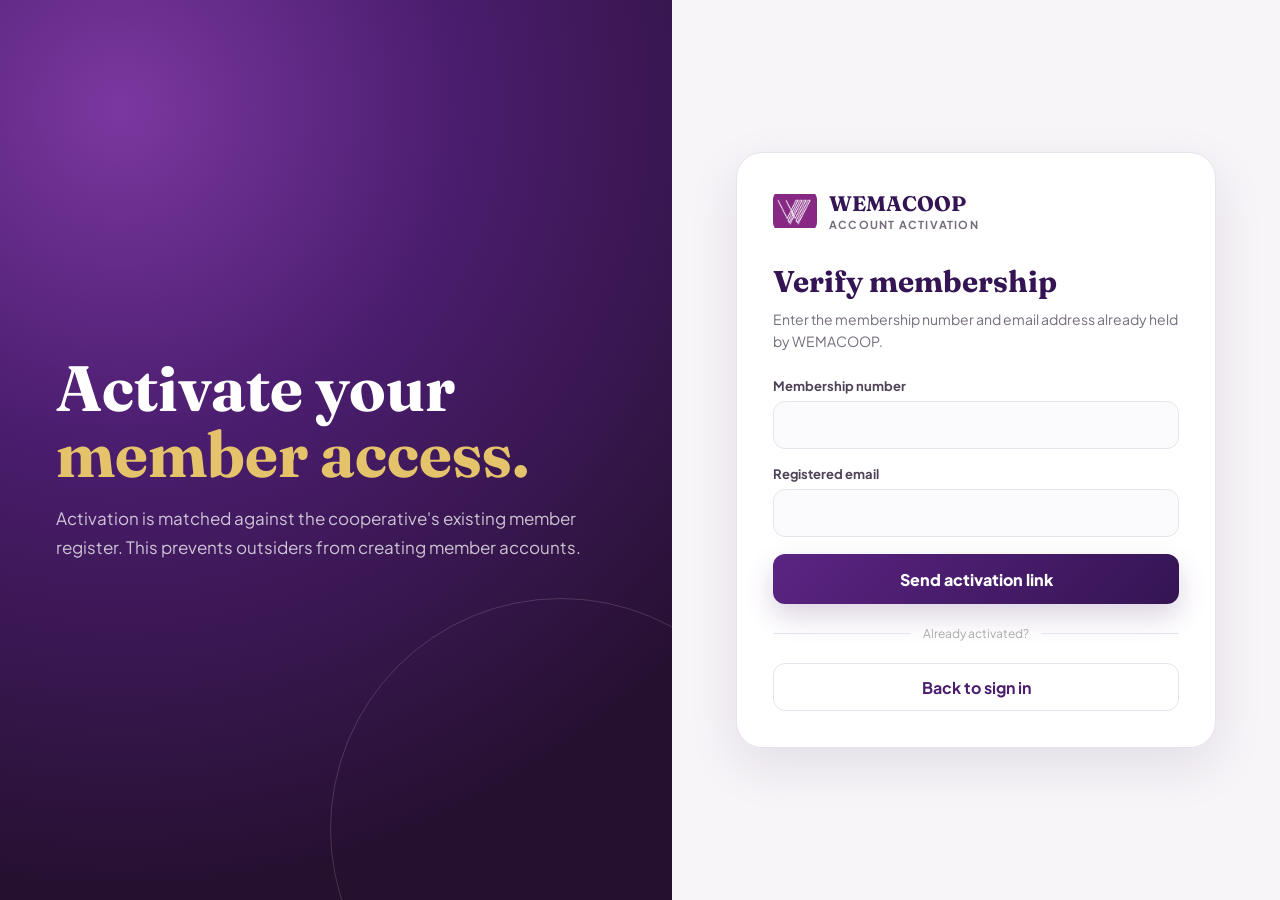
<file: portal/activate.html>
<!doctype html><html lang="en"><head><meta charset="utf-8"><meta name="viewport" content="width=device-width,initial-scale=1"><meta name="robots" content="noindex,nofollow"><title>Activate Account | WEMACOOP</title><link rel="preconnect" href="https://fonts.googleapis.com"><link rel="preconnect" href="https://fonts.gstatic.com" crossorigin><link href="https://fonts.googleapis.com/css2?family=Fraunces:wght@500;600;700&family=Plus+Jakarta+Sans:wght@400;500;600;700;800&display=swap" rel="stylesheet"><link rel="stylesheet" href="portal.css"></head><body><main class="auth-layout"><section class="auth-brand"><div class="auth-brand-inner"><h1>Activate your <em>member access.</em></h1><p>Activation is matched against the cooperative's existing member register. This prevents outsiders from creating member accounts.</p></div></section><section class="auth-main"><div class="auth-card"><a class="auth-logo" href="login.html"><img src="../assets/wema-mark.webp" alt=""><div><strong>WEMACOOP</strong><span>Account Activation</span></div></a><div id="requestStep"><h2>Verify membership</h2><p class="auth-intro">Enter the membership number and email address already held by WEMACOOP.</p><form id="requestForm"><div class="field"><label>Membership number</label><input id="membershipNumber" required></div><div class="field"><label>Registered email</label><input id="activationEmail" type="email" required></div><button class="primary-action">Send activation link</button><div id="requestMessage" class="form-message"></div></form></div><div id="completeStep" class="hidden"><h2>Create password</h2><p class="auth-intro">Use the secure activation token sent to your registered email.</p><form id="completeForm"><div class="field"><label>Activation token</label><input id="activationToken" required></div><div class="field"><label>New password</label><div class="password-wrap"><input id="newPassword" type="password" minlength="10" required><button class="text-btn password-toggle" type="button" data-password-toggle="newPassword">Show</button></div></div><div class="field"><label>Confirm password</label><input id="confirmPassword" type="password" minlength="10" required></div><button class="primary-action">Activate account</button><div id="completeMessage" class="form-message"></div></form></div><div class="auth-separator">Already activated?</div><a class="secondary-action" href="login.html">Back to sign in</a></div></section></main><script src="config.js"></script><script src="auth.js"></script><script>setupPasswordToggles();const rF=document.getElementById('requestForm'),rM=document.getElementById('requestMessage');rF.addEventListener('submit',async e=>{e.preventDefault();try{const r=await PortalApi.activationRequest({membershipNumber:membershipNumber.value.trim(),email:activationEmail.value.trim()});showMessage(rM,r.message,'success');requestStep.classList.add('hidden');completeStep.classList.remove('hidden');if(r.developmentToken)activationToken.value=r.developmentToken}catch(err){showMessage(rM,err.message)}});completeForm.addEventListener('submit',async e=>{e.preventDefault();if(newPassword.value!==confirmPassword.value){return showMessage(completeMessage,'Passwords do not match.')}try{const r=await PortalApi.activationComplete({token:activationToken.value.trim(),password:newPassword.value});showMessage(completeMessage,r.message,'success');setTimeout(()=>location.href='login.html',1200)}catch(err){showMessage(completeMessage,err.message)}});</script></body></html>
</file>
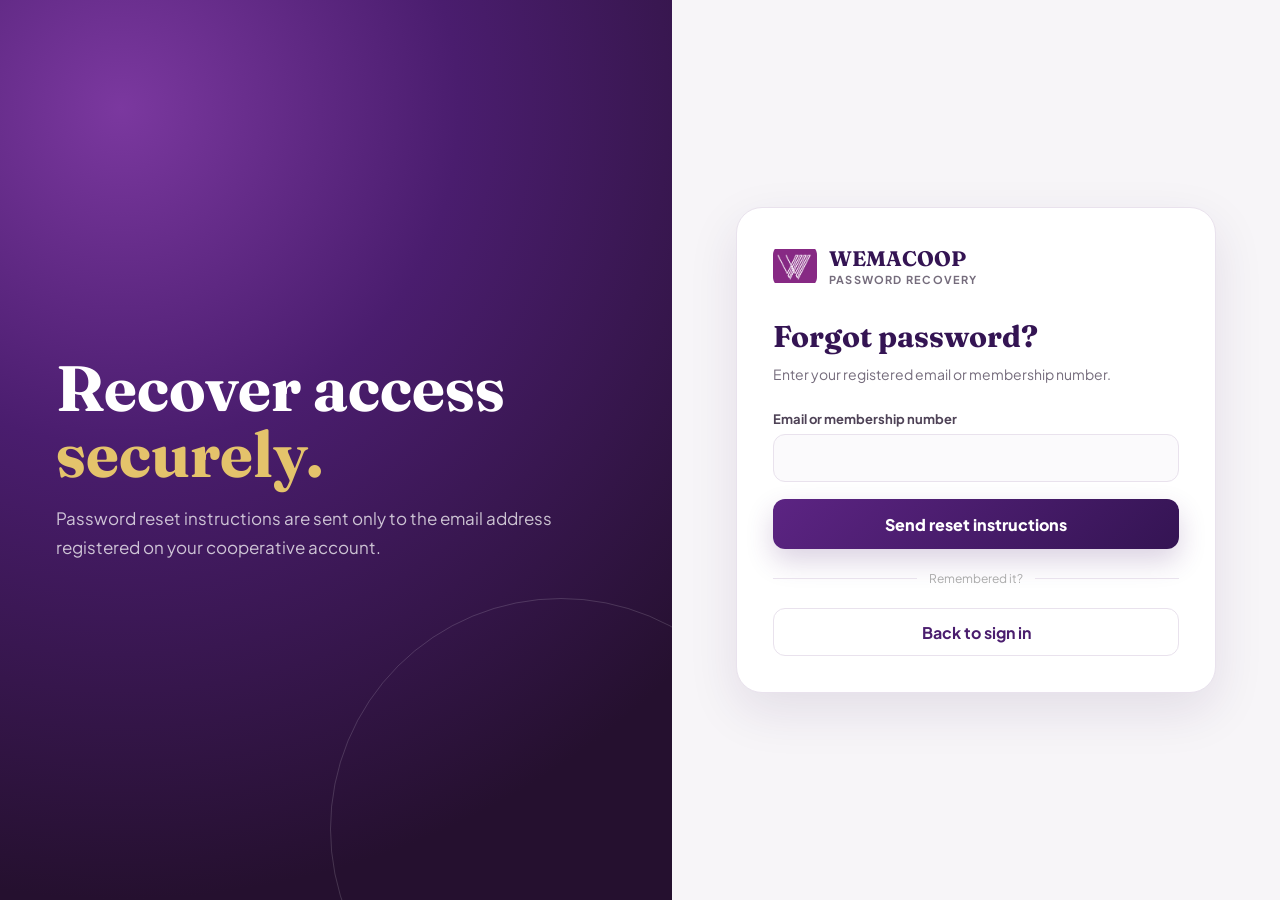
<file: portal/forgot-password.html>
<!doctype html><html lang="en"><head><meta charset="utf-8"><meta name="viewport" content="width=device-width,initial-scale=1"><meta name="robots" content="noindex,nofollow"><title>Reset Password | WEMACOOP</title><link rel="preconnect" href="https://fonts.googleapis.com"><link rel="preconnect" href="https://fonts.gstatic.com" crossorigin><link href="https://fonts.googleapis.com/css2?family=Fraunces:wght@500;600;700&family=Plus+Jakarta+Sans:wght@400;500;600;700;800&display=swap" rel="stylesheet"><link rel="stylesheet" href="portal.css"></head><body><main class="auth-layout"><section class="auth-brand"><div class="auth-brand-inner"><h1>Recover access <em>securely.</em></h1><p>Password reset instructions are sent only to the email address registered on your cooperative account.</p></div></section><section class="auth-main"><div class="auth-card"><a class="auth-logo" href="login.html"><img src="../assets/wema-mark.webp" alt=""><div><strong>WEMACOOP</strong><span>Password Recovery</span></div></a><div id="forgotStep"><h2>Forgot password?</h2><p class="auth-intro">Enter your registered email or membership number.</p><form id="forgotForm"><div class="field"><label>Email or membership number</label><input id="forgotIdentifier" required></div><button class="primary-action">Send reset instructions</button><div id="forgotMessage" class="form-message"></div></form></div><div id="resetStep" class="hidden"><h2>Set a new password</h2><form id="resetForm"><div class="field"><label>Reset token</label><input id="resetToken" required></div><div class="field"><label>New password</label><input id="resetPasswordValue" type="password" minlength="10" required></div><button class="primary-action">Reset password</button><div id="resetMessage" class="form-message"></div></form></div><div class="auth-separator">Remembered it?</div><a class="secondary-action" href="login.html">Back to sign in</a></div></section></main><script src="config.js"></script><script src="auth.js"></script><script>forgotForm.addEventListener('submit',async e=>{e.preventDefault();try{const r=await PortalApi.forgot({identifier:forgotIdentifier.value.trim()});showMessage(forgotMessage,r.message,'success');forgotStep.classList.add('hidden');resetStep.classList.remove('hidden');if(r.developmentToken)resetToken.value=r.developmentToken}catch(err){showMessage(forgotMessage,err.message)}});resetForm.addEventListener('submit',async e=>{e.preventDefault();try{const r=await PortalApi.resetPassword({identifier:forgotIdentifier.value.trim(),token:resetToken.value.trim(),password:resetPasswordValue.value});showMessage(resetMessage,r.message,'success');setTimeout(()=>location.href='login.html',1200)}catch(err){showMessage(resetMessage,err.message)}});</script></body></html>
</file>
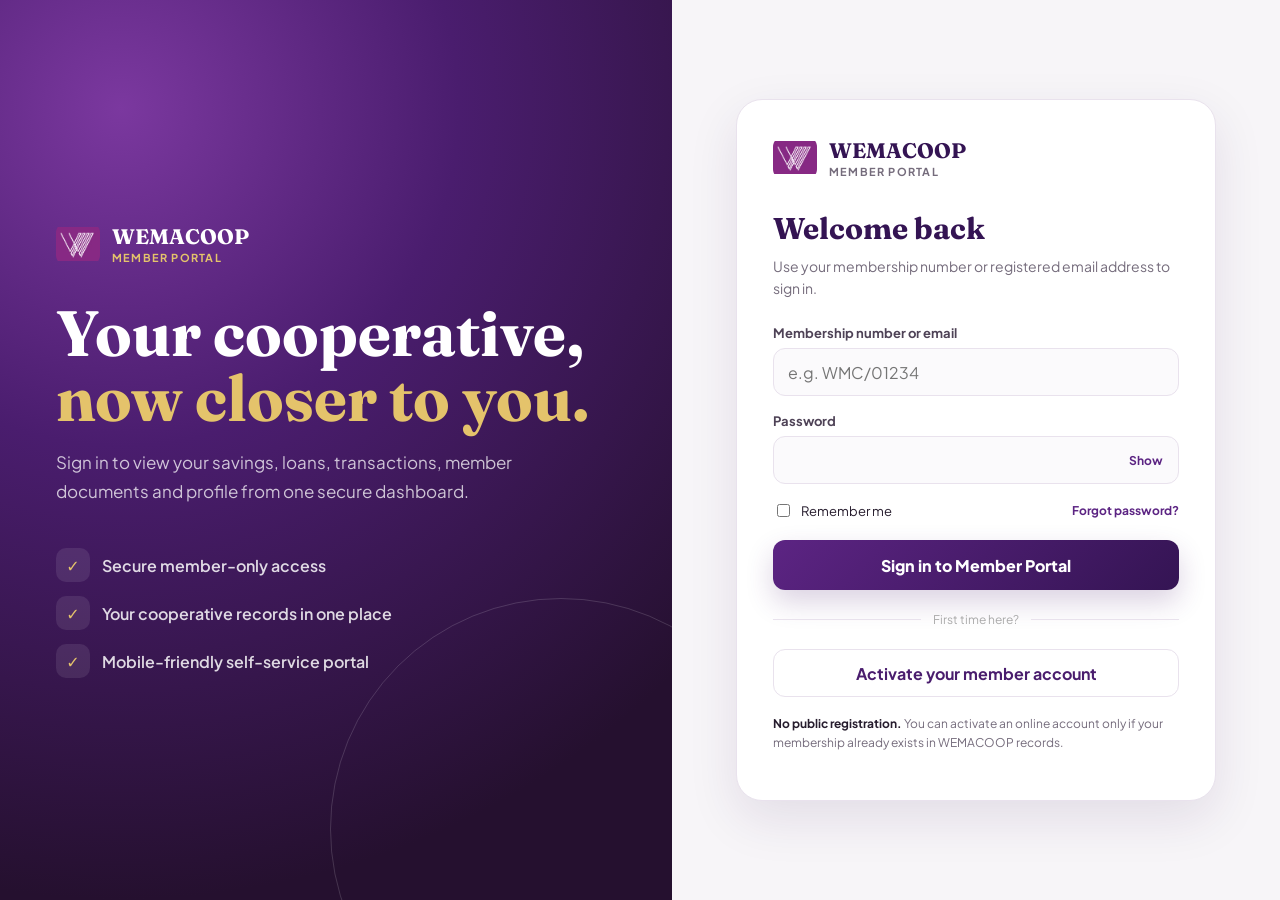
<file: portal/login.html>
<!doctype html><html lang="en"><head><meta charset="utf-8"><meta name="viewport" content="width=device-width,initial-scale=1"><meta name="robots" content="noindex,nofollow"><title>Member Login | WEMACOOP</title><link rel="preconnect" href="https://fonts.googleapis.com"><link rel="preconnect" href="https://fonts.gstatic.com" crossorigin><link href="https://fonts.googleapis.com/css2?family=Fraunces:wght@500;600;700&family=Plus+Jakarta+Sans:wght@400;500;600;700;800&display=swap" rel="stylesheet"><link rel="stylesheet" href="portal.css"></head><body>
<main class="auth-layout"><section class="auth-brand"><div class="auth-brand-inner"><a class="auth-logo" href="../index.html" style="color:#fff"><img src="../assets/wema-mark.webp" alt=""><div><strong style="color:#fff">WEMACOOP</strong><span style="color:#e4c36b">Member Portal</span></div></a><h1>Your cooperative, <em>now closer to you.</em></h1><p>Sign in to view your savings, loans, transactions, member documents and profile from one secure dashboard.</p><div class="trust-points"><div class="trust-point"><i>✓</i> Secure member-only access</div><div class="trust-point"><i>✓</i> Your cooperative records in one place</div><div class="trust-point"><i>✓</i> Mobile-friendly self-service portal</div></div></div></section>
<section class="auth-main"><div class="auth-card"><a class="auth-logo" href="../index.html"><img src="../assets/wema-mark.webp" alt="WEMACOOP"><div><strong>WEMACOOP</strong><span>Member Portal</span></div></a><h2>Welcome back</h2><p class="auth-intro">Use your membership number or registered email address to sign in.</p><form id="loginForm"><div class="field"><label for="identifier">Membership number or email</label><input id="identifier" autocomplete="username" required placeholder="e.g. WMC/01234"></div><div class="field"><label for="password">Password</label><div class="password-wrap"><input id="password" type="password" autocomplete="current-password" required><button class="text-btn password-toggle" type="button" data-password-toggle="password">Show</button></div></div><div class="auth-row"><label class="check"><input id="remember" type="checkbox"> Remember me</label><a class="text-btn" href="forgot-password.html">Forgot password?</a></div><button class="primary-action" id="loginBtn" type="submit">Sign in to Member Portal</button><div id="loginMessage" class="form-message"></div></form><div class="auth-separator">First time here?</div><a class="secondary-action" href="activate.html">Activate your member account</a><p class="auth-note"><strong>No public registration.</strong> You can activate an online account only if your membership already exists in WEMACOOP records.</p></div></section></main>
<script src="config.js"></script><script src="auth.js"></script><script>setupPasswordToggles();const f=document.getElementById('loginForm'),m=document.getElementById('loginMessage'),b=document.getElementById('loginBtn');f.addEventListener('submit',async e=>{e.preventDefault();b.disabled=true;b.textContent='Signing in…';try{const r=await PortalApi.login({identifier:identifier.value.trim(),password:password.value,rememberMe:remember.checked});if(r.mustChangePassword){location.href='change-password.html'}else if(r.role==='Admin'){location.href='admin/index.html'}else{location.href='member/index.html'}}catch(err){showMessage(m,err.message)}finally{b.disabled=false;b.textContent='Sign in to Member Portal'}});</script></body></html>
</file>
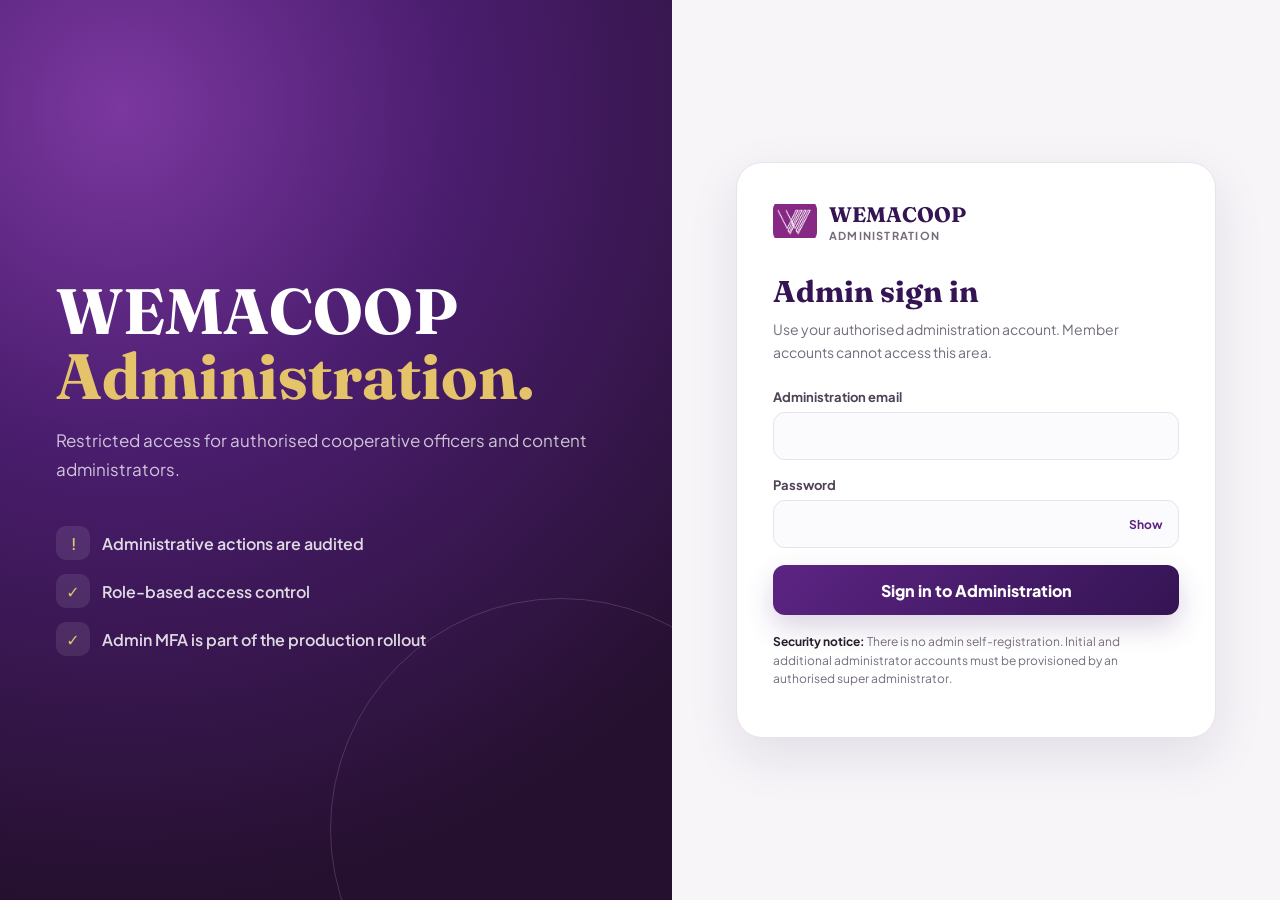
<file: portal/admin/login.html>
<!doctype html><html lang="en"><head><meta charset="utf-8"><meta name="viewport" content="width=device-width,initial-scale=1"><meta name="robots" content="noindex,nofollow"><title>Administration Login | WEMACOOP</title><link rel="preconnect" href="https://fonts.googleapis.com"><link rel="preconnect" href="https://fonts.gstatic.com" crossorigin><link href="https://fonts.googleapis.com/css2?family=Fraunces:wght@500;600;700&family=Plus+Jakarta+Sans:wght@400;500;600;700;800&display=swap" rel="stylesheet"><link rel="stylesheet" href="../portal.css"></head><body><main class="auth-layout"><section class="auth-brand"><div class="auth-brand-inner"><h1>WEMACOOP <em>Administration.</em></h1><p>Restricted access for authorised cooperative officers and content administrators.</p><div class="trust-points"><div class="trust-point"><i>!</i> Administrative actions are audited</div><div class="trust-point"><i>✓</i> Role-based access control</div><div class="trust-point"><i>✓</i> Admin MFA is part of the production rollout</div></div></div></section><section class="auth-main"><div class="auth-card"><a class="auth-logo" href="../../index.html"><img src="../../assets/wema-mark.webp" alt=""><div><strong>WEMACOOP</strong><span>Administration</span></div></a><h2>Admin sign in</h2><p class="auth-intro">Use your authorised administration account. Member accounts cannot access this area.</p><form id="adminLoginForm"><div class="field"><label>Administration email</label><input id="adminIdentifier" type="email" autocomplete="username" required></div><div class="field"><label>Password</label><div class="password-wrap"><input id="adminPassword" type="password" autocomplete="current-password" required><button class="text-btn password-toggle" type="button" data-password-toggle="adminPassword">Show</button></div></div><button class="primary-action">Sign in to Administration</button><div id="adminLoginMessage" class="form-message"></div></form><p class="auth-note"><strong>Security notice:</strong> There is no admin self-registration. Initial and additional administrator accounts must be provisioned by an authorised super administrator.</p></div></section></main><script src="../config.js"></script><script src="../auth.js"></script><script>setupPasswordToggles();adminLoginForm.addEventListener('submit',async e=>{e.preventDefault();try{const r=await PortalApi.login({identifier:adminIdentifier.value.trim(),password:adminPassword.value,rememberMe:false});if(r.role!=='Admin'){await PortalApi.logout();throw new Error('This account is not authorised for administration.')}location.href=r.mustChangePassword?'../change-password.html':'index.html'}catch(err){showMessage(adminLoginMessage,err.message)}});</script></body></html>
</file>
<file: styles.css>
:root{
  --purple-950:#21102b;
  --purple-900:#30133f;
  --purple-800:#461b61;
  --purple-700:#5d2581;
  --purple-600:#73319a;
  --purple-500:#8f53b0;
  --purple-100:#f2e8f8;
  --purple-50:#faf6fc;
  --gold-700:#9d7124;
  --gold-600:#b9882e;
  --gold-500:#d3a74c;
  --gold-400:#e2bd69;
  --teal:#188d88;
  --teal-soft:#e9f7f5;
  --green:#2f8156;
  --green-soft:#eaf6ee;
  --cream:#fbf9f5;
  --white:#fff;
  --ink:#211827;
  --muted:#6b6275;
  --faint:#8c8296;
  --line:#e9e2ed;
  --shadow-sm:0 10px 24px rgba(43,21,57,.06);
  --shadow-md:0 22px 55px rgba(43,21,57,.10);
  --shadow-lg:0 36px 90px rgba(22,7,30,.28);
  --r-sm:12px;
  --r-md:18px;
  --r-lg:28px;
  --r-xl:36px;
  --container:1180px;
  --header:78px;
}

*{box-sizing:border-box}
html{scroll-behavior:smooth;scroll-padding-top:90px}
body{margin:0;font-family:'Plus Jakarta Sans',system-ui,-apple-system,'Segoe UI',sans-serif;background:var(--cream);color:var(--ink);font-size:16px;line-height:1.6;-webkit-font-smoothing:antialiased;overflow-x:hidden}
body.no-scroll{overflow:hidden}
img{max-width:100%;display:block}
a{text-decoration:none;color:inherit}
button,input,select,textarea{font:inherit}
button{cursor:pointer}
h1,h2,h3,h4{font-family:'Fraunces',Georgia,serif;color:var(--purple-900);margin:0;letter-spacing:-.025em;line-height:1.12}
p{margin:0;color:var(--muted)}
.container{width:min(var(--container),calc(100% - 40px));margin-inline:auto}
.section{padding:84px 0}
.skip-link{position:fixed;left:16px;top:-70px;z-index:999;background:var(--gold-400);color:var(--purple-950);padding:10px 14px;border-radius:10px;font-weight:700;transition:.2s}.skip-link:focus{top:12px}

.btn{display:inline-flex;align-items:center;justify-content:center;min-height:46px;padding:12px 22px;border:1px solid transparent;border-radius:999px;font-size:14px;font-weight:700;line-height:1;transition:transform .2s ease,box-shadow .2s ease,background .2s ease,border-color .2s ease;white-space:nowrap}
.btn:hover{transform:translateY(-1px)}
.btn-lg{min-height:50px;padding-inline:25px;font-size:15px}
.btn-gold{background:linear-gradient(135deg,var(--gold-400),var(--gold-600));color:var(--purple-950);box-shadow:0 13px 28px rgba(185,136,46,.24)}
.btn-gold:hover{box-shadow:0 18px 32px rgba(185,136,46,.34)}
.btn-ghost{color:#fff;border-color:rgba(255,255,255,.25);background:rgba(255,255,255,.08)}
.btn-glass{color:#fff;border-color:rgba(255,255,255,.28);background:rgba(255,255,255,.10);backdrop-filter:blur(8px)}
.btn-outline-light{color:#fff;border-color:rgba(255,255,255,.28);background:transparent}
.btn-dark{color:#fff;background:var(--purple-800)}

.site-header{position:fixed;inset:0 0 auto 0;height:var(--header);z-index:100;display:flex;align-items:center;transition:height .25s ease,background .25s ease,box-shadow .25s ease}
.site-header.scrolled{height:68px;background:rgba(33,16,43,.92);backdrop-filter:blur(14px);box-shadow:0 12px 28px rgba(15,4,21,.22)}
.header-inner{display:flex;align-items:center;justify-content:space-between;gap:22px}
.brand{display:flex;align-items:center;gap:10px;color:#fff;min-width:0}
.brand-mark{width:42px;height:42px;border-radius:11px;background:#fff;display:grid;place-items:center;overflow:hidden;box-shadow:0 8px 20px rgba(0,0,0,.12);flex:0 0 auto}.brand-mark img{width:100%;height:100%;object-fit:contain}
.brand-copy{display:flex;flex-direction:column;line-height:1.05;min-width:0}.brand-copy strong{font-family:'Fraunces',serif;font-size:20px;font-weight:700;letter-spacing:0;color:#fff}.brand-copy small{margin-top:4px;font-size:10px;text-transform:uppercase;letter-spacing:.08em;font-weight:700;color:var(--gold-400);white-space:nowrap}
.desktop-nav{display:flex;align-items:center;justify-content:center;gap:26px;margin-left:auto}.desktop-nav a{position:relative;padding:8px 0;color:rgba(255,255,255,.82);font-size:13.5px;font-weight:600}.desktop-nav a::after{content:'';position:absolute;left:0;bottom:1px;width:0;height:2px;border-radius:2px;background:var(--gold-400);transition:.22s}.desktop-nav a:hover,.desktop-nav a.active{color:#fff}.desktop-nav a:hover::after,.desktop-nav a.active::after{width:100%}
.header-actions{display:flex;align-items:center;gap:10px}.header-login{padding-inline:18px}.header-join{padding-inline:19px}
.menu-button{display:none;width:44px;height:44px;border-radius:12px;border:1px solid rgba(255,255,255,.20);background:rgba(255,255,255,.10);padding:10px}.menu-button span{display:block;height:2px;background:#fff;margin:5px 0;border-radius:2px}

.mobile-drawer{position:fixed;top:0;right:-100%;width:min(92vw,400px);height:100dvh;background:var(--purple-950);z-index:130;padding:20px;display:flex;flex-direction:column;transition:right .3s ease;box-shadow:-20px 0 50px rgba(0,0,0,.25)}.mobile-drawer.open{right:0}.drawer-overlay{position:fixed;inset:0;background:rgba(8,3,12,.48);z-index:120;opacity:0;visibility:hidden;transition:.25s}.drawer-overlay.show{opacity:1;visibility:visible}.drawer-top{display:flex;align-items:center;justify-content:space-between}.drawer-close{width:42px;height:42px;border:1px solid rgba(255,255,255,.15);border-radius:12px;background:rgba(255,255,255,.08);color:#fff;font-size:27px;line-height:1}.drawer-nav{display:grid;gap:5px;margin-top:34px}.drawer-nav a{display:flex;align-items:center;justify-content:space-between;padding:14px 2px;border-bottom:1px solid rgba(255,255,255,.09);color:#fff}.drawer-nav a span{font-family:'Fraunces',serif;font-size:24px}.drawer-nav a em{font-style:normal;color:var(--gold-400);font-size:11px;font-weight:800;letter-spacing:.10em}.drawer-actions{margin-top:auto;display:grid;gap:10px}

.hero{position:relative;min-height:720px;background:var(--purple-950);color:#fff;overflow:hidden;display:flex;flex-direction:column;justify-content:flex-end;padding-top:var(--header)}
.hero-slides{position:absolute;inset:0;z-index:0}.hero-slide{position:absolute;inset:0;opacity:0;transform:scale(1.02);transition:opacity .7s ease,transform 6s ease}.hero-slide.active{opacity:1;transform:scale(1.07)}.hero-slide img{width:100%;height:100%;object-fit:cover}.hero-slide:nth-child(1) img{object-position:center 42%}.hero-scrim{position:absolute;inset:0;z-index:1;background:linear-gradient(90deg,rgba(28,8,38,.90) 0%,rgba(36,11,48,.78) 42%,rgba(36,11,48,.28) 72%,rgba(36,11,48,.22) 100%),linear-gradient(0deg,rgba(24,7,31,.78) 0%,transparent 45%)}.hero-glow{position:absolute;z-index:1;width:620px;height:620px;border-radius:50%;background:radial-gradient(circle,rgba(225,188,103,.18),transparent 68%);right:-180px;top:-150px}
.hero-content{position:relative;z-index:3;display:grid;grid-template-columns:1.15fr .62fr;gap:50px;align-items:end;padding-top:90px;padding-bottom:58px}.hero-copy{max-width:720px}.hero-badge{display:inline-flex;align-items:center;gap:10px;padding:8px 14px 8px 8px;border:1px solid rgba(255,255,255,.18);border-radius:999px;background:rgba(255,255,255,.08);backdrop-filter:blur(10px);font-size:11.5px;font-weight:700;color:rgba(255,255,255,.82)}.hero-badge span{width:28px;height:28px;border-radius:50%;display:grid;place-items:center;background:linear-gradient(135deg,var(--gold-400),var(--gold-600));color:var(--purple-950);font-family:'Fraunces',serif;font-weight:700}
.hero h1{font-size:clamp(44px,5.5vw,68px);color:#fff;max-width:760px;margin-top:20px}.hero h1 em{font-style:normal;color:var(--gold-400)}.hero-copy>p{max-width:620px;margin-top:20px;font-size:17px;color:rgba(255,255,255,.78);line-height:1.72}.hero-actions{display:flex;flex-wrap:wrap;gap:12px;margin-top:30px}
.hero-project-card{align-self:end;background:rgba(32,9,42,.50);border:1px solid rgba(255,255,255,.18);border-radius:24px;padding:22px;backdrop-filter:blur(14px);box-shadow:var(--shadow-lg)}.hero-project-top{display:flex;align-items:center;justify-content:space-between;gap:12px}.project-kicker{font-size:10.5px;text-transform:uppercase;letter-spacing:.10em;font-weight:800;color:var(--gold-400)}.project-count{font-size:11px;color:rgba(255,255,255,.62);font-weight:700}.hero-project-card h2{font-size:27px;color:#fff;margin-top:11px}.hero-project-card p{font-size:13.5px;color:rgba(255,255,255,.72);margin-top:9px}.project-meta{display:flex;justify-content:space-between;gap:14px;align-items:center;margin-top:17px;padding-top:15px;border-top:1px solid rgba(255,255,255,.13);font-size:11.5px}.project-meta span{color:rgba(255,255,255,.62)}.project-meta a{color:var(--gold-400);font-weight:700}
.hero-footer{position:relative;z-index:3;display:flex;align-items:flex-end;justify-content:space-between;gap:24px;padding-bottom:24px}.hero-stats{display:flex;align-items:stretch;border:1px solid rgba(255,255,255,.14);border-radius:18px;overflow:hidden;background:rgba(255,255,255,.06);backdrop-filter:blur(8px)}.hero-stats>div{padding:13px 18px;min-width:126px}.hero-stats>div+div{border-left:1px solid rgba(255,255,255,.12)}.hero-stats strong{display:block;font-family:'Fraunces',serif;font-size:23px;color:#fff;font-variant-numeric:tabular-nums}.hero-stats span{font-size:10.5px;color:rgba(255,255,255,.60);font-weight:600}.hero-controls{display:flex;align-items:center;gap:12px}.hero-controls>button,.project-nav button{width:42px;height:42px;border:1px solid rgba(255,255,255,.22);border-radius:13px;background:rgba(255,255,255,.08);color:#fff}.hero-dots{display:flex;gap:7px}.hero-dots button,.project-dots button{width:8px;height:8px;border:0;border-radius:999px;background:rgba(255,255,255,.36);padding:0;transition:.2s}.hero-dots button.active{width:25px;background:var(--gold-400)}.hero-progress{position:absolute;z-index:4;left:0;right:0;bottom:0;height:3px;background:rgba(255,255,255,.08)}.hero-progress span{display:block;width:0;height:100%;background:linear-gradient(90deg,var(--gold-400),#f4d898)}.hero-progress span.animate{animation:heroProgress 6s linear forwards}@keyframes heroProgress{from{width:0}to{width:100%}}

.quick-section{position:relative;z-index:6;margin-top:-1px;background:var(--cream);padding:24px 0 8px}.quick-grid{display:grid;grid-template-columns:repeat(4,1fr);gap:14px}.quick-card{display:flex;align-items:center;gap:13px;background:#fff;border:1px solid var(--line);border-radius:18px;padding:17px 16px;box-shadow:var(--shadow-sm);transition:.2s}.quick-card:hover{transform:translateY(-2px);box-shadow:var(--shadow-md)}.quick-icon{width:44px;height:44px;display:grid;place-items:center;border-radius:13px;flex:0 0 auto}.quick-card h3{font-family:'Plus Jakarta Sans',sans-serif;font-size:14px;letter-spacing:0;margin:0}.quick-card p{font-size:11.5px;margin-top:2px;line-height:1.45}.quick-arrow{margin-left:auto;color:var(--faint)}.quick-purple .quick-icon{background:var(--purple-100);color:var(--purple-700)}.quick-teal .quick-icon{background:var(--teal-soft);color:var(--teal)}.quick-gold .quick-icon{background:#fff5df;color:var(--gold-700)}.quick-green .quick-icon{background:var(--green-soft);color:var(--green)}

.section-label{display:inline-flex;align-items:center;gap:9px;margin-bottom:13px;font-size:11.5px;text-transform:uppercase;letter-spacing:.11em;font-weight:800;color:var(--purple-700)}.section-label.light{color:var(--gold-400)}.section-label.muted{color:var(--gold-700)}.section-icon{width:30px;height:30px;border-radius:9px;display:grid;place-items:center}.section-icon svg{width:16px;height:16px}.icon-purple{background:var(--purple-100);color:var(--purple-700)}.icon-teal{background:var(--teal-soft);color:var(--teal)}.icon-gold{background:#fff1d4;color:var(--gold-700)}.icon-green{background:var(--green-soft);color:var(--green)}
.section-heading{max-width:690px;margin-bottom:34px}.section-heading.split{max-width:none;display:flex;justify-content:space-between;align-items:end;gap:26px}.section-heading h2,.about-copy h2,.calculator-intro h2,.membership-copy h2,.resources-card h2,.faq-card h2,.contact-copy h2{font-size:clamp(30px,3.5vw,42px)}.section-heading p{margin-top:12px;font-size:16px;max-width:650px}.text-link{display:inline-flex;margin-top:22px;color:var(--purple-700);font-size:13.5px;font-weight:700}

.about-section{background:linear-gradient(180deg,var(--cream),#fff)}.about-layout{display:grid;grid-template-columns:.9fr 1.1fr;gap:28px;align-items:stretch}.about-copy{background:#fff;border:1px solid var(--line);border-radius:var(--r-lg);padding:34px;box-shadow:var(--shadow-sm)}.about-copy .lead{margin-top:16px;color:var(--ink);font-size:17px;font-weight:500}.about-copy .lead+p{margin-top:12px}.trust-chips{display:flex;gap:8px;flex-wrap:wrap;margin-top:22px}.trust-chips span{padding:7px 11px;border-radius:999px;background:var(--purple-50);border:1px solid var(--line);font-size:11.5px;font-weight:700;color:var(--purple-700)}.cooperation-card{background:linear-gradient(145deg,#f5eef9,#fff);border:1px solid var(--line);border-radius:var(--r-lg);padding:30px;box-shadow:var(--shadow-sm)}.cycle-head{display:flex;justify-content:space-between;gap:20px;align-items:flex-start}.cycle-head h3{font-size:27px}.cycle-head p{margin-top:8px;font-size:14px;max-width:450px}.cycle-center{width:84px;height:84px;border-radius:50%;background:linear-gradient(135deg,var(--purple-700),var(--purple-900));color:#fff;display:grid;place-items:center;text-align:center;font-size:11px;line-height:1.05;flex:0 0 auto;box-shadow:0 14px 28px rgba(74,29,110,.22)}.cycle-center strong{font-family:'Fraunces',serif;font-size:18px}.cycle-steps{display:grid;grid-template-columns:repeat(5,1fr);gap:8px;margin-top:28px}.cycle-step{position:relative;padding:15px 9px 12px;text-align:center;border-radius:15px;background:rgba(255,255,255,.78);border:1px solid rgba(118,77,140,.14)}.cycle-step:not(:last-child)::after{content:'→';position:absolute;right:-9px;top:24px;color:#baa7c7;font-size:13px;z-index:2}.cycle-step .step-icon{width:38px;height:38px;margin:0 auto 8px;border-radius:11px;display:grid;place-items:center;background:var(--purple-100);color:var(--purple-700)}.cycle-step strong{display:block;font-size:11.5px}.cycle-step small{display:block;margin-top:3px;font-size:9.5px;color:var(--faint);line-height:1.35}

.products-section{background:#fff}.product-tabs{display:flex;gap:8px;flex-wrap:wrap;margin-bottom:18px}.product-tab{border:1px solid var(--line);border-radius:999px;background:#fff;padding:10px 15px;color:var(--muted);font-size:12.5px;font-weight:700}.product-tab.active{background:var(--purple-800);color:#fff;border-color:var(--purple-800)}.product-panel{border:1px solid var(--line);border-radius:var(--r-lg);background:linear-gradient(140deg,var(--purple-50),#fff);padding:28px;display:grid;grid-template-columns:1fr .55fr;gap:28px;align-items:center}.product-content{display:flex;gap:20px;align-items:flex-start}.product-icon{width:62px;height:62px;border-radius:18px;background:#fff;display:grid;place-items:center;color:var(--purple-700);box-shadow:var(--shadow-sm);flex:0 0 auto}.product-content h3{font-size:27px}.product-content p{margin-top:9px;max-width:650px}.product-features{display:grid;gap:9px;margin-top:18px}.product-features li{display:flex;gap:9px;align-items:flex-start;color:var(--muted);font-size:13px}.product-features li svg{width:16px;height:16px;color:var(--green);margin-top:2px;flex:0 0 auto}.product-cta{border-left:1px solid var(--line);padding-left:28px}.product-cta p{font-size:12px}.product-cta .btn{margin-top:14px;width:100%}

.calculator-section{position:relative;background:radial-gradient(120% 100% at 100% 0%,#5d2581 0%,var(--purple-900) 45%,var(--purple-950) 100%);color:#fff;overflow:hidden}.calculator-layout{display:grid;grid-template-columns:.78fr 1.22fr;gap:44px;align-items:center}.calculator-intro h2{color:#fff}.calculator-intro>p{margin-top:14px;color:rgba(255,255,255,.68);font-size:15.5px}.calc-benefits{list-style:none;padding:0;margin:23px 0 0;display:grid;gap:10px}.calc-benefits li{display:flex;align-items:center;gap:9px;color:rgba(255,255,255,.78);font-size:13px}.calc-benefits svg{width:17px;height:17px;color:var(--gold-400)}.calculator-shell{background:#fff;border-radius:var(--r-lg);box-shadow:var(--shadow-lg);overflow:hidden;color:var(--ink)}.calculator-mobile-toggle{display:none;width:100%;border:0;background:#fff;padding:18px 20px;align-items:center;justify-content:space-between;font-weight:700;color:var(--purple-900)}.calculator-mobile-toggle span{display:flex;align-items:center;gap:8px}.calculator-mobile-toggle svg{width:18px;height:18px}.calculator-mobile-toggle em{font-style:normal;font-size:20px}.calculator-body{padding:28px}.calc-field+.calc-field{margin-top:20px}.calc-label{display:flex;justify-content:space-between;gap:14px;align-items:center;margin-bottom:11px}.calc-label label{font-size:12.5px;font-weight:700;color:var(--muted)}.calc-label output{font-family:'Fraunces',serif;font-size:17px;font-weight:700;color:var(--purple-700);font-variant-numeric:tabular-nums}.calculator-body input[type=range]{width:100%;appearance:none;height:6px;border-radius:999px;background:linear-gradient(90deg,var(--purple-600),#e2d5ea);outline:none}.calculator-body input[type=range]::-webkit-slider-thumb{appearance:none;width:21px;height:21px;border-radius:50%;background:#fff;border:5px solid var(--purple-700);box-shadow:0 3px 9px rgba(51,18,68,.22)}.calculator-body input[type=range]::-moz-range-thumb{width:17px;height:17px;border-radius:50%;background:#fff;border:4px solid var(--purple-700)}.range-scale{display:flex;justify-content:space-between;margin-top:6px;color:#9c92a4;font-size:9.5px}.calc-results{margin-top:24px;border-radius:20px;background:linear-gradient(135deg,#fbf5e9,#f2e0ad);padding:21px}.main-result span{display:block;font-size:10.5px;text-transform:uppercase;letter-spacing:.08em;font-weight:800;color:#80601f}.main-result strong{display:block;margin-top:3px;font-family:'Fraunces',serif;font-size:36px;line-height:1.1;color:var(--purple-950);font-variant-numeric:tabular-nums}.sub-result{display:grid;grid-template-columns:1fr 1fr;gap:13px;margin-top:15px;padding-top:15px;border-top:1px solid rgba(128,96,31,.16)}.sub-result span{font-size:9.5px;color:#856d3b}.sub-result strong{display:block;margin-top:2px;font-size:14px;color:var(--purple-950);font-variant-numeric:tabular-nums}.calc-disclaimer{margin-top:12px;font-size:10.5px;line-height:1.55;color:#8d8394}

.projects-section{background:var(--cream)}.project-nav{display:flex;gap:8px}.project-nav button{color:var(--purple-700);background:#fff;border-color:var(--line)}.project-track{display:flex;gap:18px;overflow-x:auto;scroll-snap-type:x mandatory;scrollbar-width:none;padding:2px 2px 12px}.project-track::-webkit-scrollbar{display:none}.project-card{scroll-snap-align:start;flex:0 0 calc((100% - 36px)/3);min-width:0;border:1px solid var(--line);border-radius:22px;background:#fff;overflow:hidden;box-shadow:var(--shadow-sm);transition:.22s}.project-card:hover{transform:translateY(-3px);box-shadow:var(--shadow-md)}.project-image{position:relative;height:225px;overflow:hidden;background:#ede8ef}.project-image img{width:100%;height:100%;object-fit:cover;transition:transform .5s ease}.project-card:hover .project-image img{transform:scale(1.035)}.project-badge{position:absolute;left:14px;top:14px;padding:6px 9px;border-radius:999px;background:rgba(32,9,42,.72);backdrop-filter:blur(8px);color:#fff;font-size:9.5px;text-transform:uppercase;letter-spacing:.08em;font-weight:800}.project-body{padding:18px}.project-body h3{font-size:20px}.project-location{display:flex;align-items:center;gap:6px;margin-top:7px;color:var(--gold-700);font-size:10.5px;font-weight:700}.project-location svg{width:14px;height:14px}.project-body p{font-size:12.5px;margin-top:9px}.project-body a{display:inline-flex;margin-top:13px;color:var(--purple-700);font-size:11.5px;font-weight:700}.project-dots{display:flex;justify-content:center;gap:7px;margin-top:14px}.project-dots button{background:#d8cddd}.project-dots button.active{width:24px;background:var(--purple-700)}

.membership-section{padding-top:60px;padding-bottom:60px}.membership-card{position:relative;overflow:hidden;display:grid;grid-template-columns:.8fr 1.2fr;gap:38px;background:linear-gradient(135deg,var(--purple-800),var(--purple-950));border-radius:var(--r-xl);padding:40px;color:#fff;box-shadow:var(--shadow-md)}.membership-card::after{content:'';position:absolute;width:430px;height:430px;border-radius:50%;right:-180px;top:-200px;border:1px solid rgba(255,255,255,.10)}.membership-copy{position:relative;z-index:1}.membership-copy h2{color:#fff}.membership-copy>p{margin-top:14px;color:rgba(255,255,255,.68)}.membership-actions{display:flex;gap:10px;flex-wrap:wrap;margin-top:24px}.membership-steps{position:relative;z-index:1;display:grid;grid-template-columns:repeat(2,1fr);gap:12px}.member-step{display:flex;gap:12px;padding:16px;border-radius:17px;background:rgba(255,255,255,.07);border:1px solid rgba(255,255,255,.12)}.member-step>span{width:34px;height:34px;border-radius:10px;background:linear-gradient(135deg,var(--gold-400),var(--gold-600));display:grid;place-items:center;flex:0 0 auto;color:var(--purple-950);font-family:'Fraunces',serif;font-weight:700}.member-step h3{font-family:'Plus Jakarta Sans',sans-serif;letter-spacing:0;color:#fff;font-size:12.5px}.member-step p{margin-top:3px;color:rgba(255,255,255,.57);font-size:10.5px;line-height:1.5}

.resources-section{background:#fff}.resources-layout{display:grid;grid-template-columns:.95fr 1.05fr;gap:22px}.resources-card,.faq-card{border:1px solid var(--line);border-radius:var(--r-lg);padding:28px;background:#fff;box-shadow:var(--shadow-sm)}.resources-card h2,.faq-card h2{font-size:31px}.resource-list{display:grid;gap:9px;margin-top:22px}.resource-item{width:100%;display:grid;grid-template-columns:auto 1fr auto;align-items:center;gap:12px;border:1px solid var(--line);background:var(--purple-50);border-radius:14px;padding:13px;text-align:left;color:var(--ink)}.resource-item>svg{width:35px;height:35px;padding:8px;border-radius:10px;background:#fff;color:var(--purple-700)}.resource-item strong{display:block;font-size:12px}.resource-item small{display:block;margin-top:2px;font-size:9.5px;color:var(--faint)}.resource-item em{font-style:normal;color:var(--purple-700);font-size:10px;font-weight:800}.preview-note{margin-top:11px;font-size:9.5px;color:var(--faint)}.faq-list{margin-top:17px}.faq-item{border-top:1px solid var(--line)}.faq-item:last-child{border-bottom:1px solid var(--line)}.faq-question{width:100%;border:0;background:transparent;display:flex;justify-content:space-between;gap:15px;align-items:center;text-align:left;padding:15px 0;color:var(--purple-900);font-size:12.5px;font-weight:700}.faq-question span:last-child{width:28px;height:28px;border-radius:50%;display:grid;place-items:center;background:var(--purple-50);color:var(--purple-700);font-size:17px;transition:.2s;flex:0 0 auto}.faq-item.open .faq-question span:last-child{transform:rotate(45deg);background:var(--purple-700);color:#fff}.faq-answer{display:grid;grid-template-rows:0fr;transition:grid-template-rows .25s ease}.faq-answer>div{overflow:hidden}.faq-answer p{padding:0 0 14px;font-size:11.5px}.faq-item.open .faq-answer{grid-template-rows:1fr}

.contact-section{background:linear-gradient(180deg,#fbf9f5,#f6f0f8)}.contact-layout{display:grid;grid-template-columns:.75fr 1.25fr;gap:32px;align-items:start}.contact-copy>p{margin-top:13px}.contact-list{display:grid;gap:10px;margin-top:23px}.contact-list>a,.contact-list>div{display:flex;gap:12px;align-items:center;padding:13px 14px;border:1px solid var(--line);border-radius:14px;background:#fff}.contact-list>a>svg,.contact-list>div>svg{width:36px;height:36px;padding:8px;border-radius:10px;background:var(--purple-100);color:var(--purple-700);flex:0 0 auto}.contact-list small{display:block;color:var(--faint);font-size:9.5px}.contact-list strong{display:block;margin-top:1px;font-size:11.5px;color:var(--ink)}.contact-form{border:1px solid var(--line);border-radius:var(--r-lg);background:#fff;padding:26px;box-shadow:var(--shadow-sm)}.form-head{display:flex;gap:12px;align-items:center;margin-bottom:20px}.form-head>svg{width:43px;height:43px;padding:10px;border-radius:13px;background:var(--teal-soft);color:var(--teal)}.form-head h3{font-size:20px}.form-head p{font-size:10.5px;margin-top:2px}.form-grid{display:grid;gap:13px;margin-bottom:13px}.form-grid.two{grid-template-columns:1fr 1fr}.contact-form label{display:grid;gap:6px;font-size:10.5px;font-weight:700;color:var(--purple-900)}.contact-form label small{font-weight:500;color:var(--faint)}.contact-form input,.contact-form select,.contact-form textarea{width:100%;border:1px solid var(--line);border-radius:12px;background:#fbf9fc;color:var(--ink);padding:12px 13px;font-size:14px;outline:0;transition:.2s}.contact-form input:focus,.contact-form select:focus,.contact-form textarea:focus{border-color:var(--purple-500);background:#fff;box-shadow:0 0 0 3px rgba(143,83,176,.10)}.contact-form>label{margin-bottom:13px}.contact-form textarea{resize:vertical}.contact-form .btn{width:100%;border-radius:13px}.form-status{display:none;margin-top:11px;padding:10px 12px;border-radius:11px;background:#fff8e8;color:#79561c;font-size:10.5px;font-weight:600}.form-status.show{display:block}

.site-footer{background:var(--purple-950);color:rgba(255,255,255,.70);padding:45px 0 82px}.footer-grid{display:grid;grid-template-columns:1.35fr .75fr .9fr 1fr;gap:30px}.footer-brand p{max-width:340px;margin-top:14px;color:rgba(255,255,255,.50);font-size:12px}.site-footer h3{font-family:'Plus Jakarta Sans',sans-serif;letter-spacing:.08em;text-transform:uppercase;color:#fff;font-size:10.5px;margin-bottom:13px}.site-footer>div>div:not(.footer-brand) a{display:block;margin-bottom:8px;color:rgba(255,255,255,.62);font-size:11.5px}.site-footer p{color:rgba(255,255,255,.48);font-size:11.5px}.site-footer .footer-cta{margin-top:14px;color:var(--gold-400)!important;font-weight:700}.footer-bottom{margin-top:30px;padding-top:18px;border-top:1px solid rgba(255,255,255,.09);display:flex;justify-content:space-between;gap:18px;color:rgba(255,255,255,.38);font-size:10px}.footer-bottom div{display:flex;gap:14px}.footer-bottom a{color:rgba(255,255,255,.48)}

.mobile-dock{display:none}.to-top{position:fixed;right:18px;bottom:18px;z-index:75;width:44px;height:44px;border:0;border-radius:50%;background:var(--purple-800);color:#fff;box-shadow:0 10px 25px rgba(45,19,59,.28);opacity:0;pointer-events:none;transform:translateY(8px);transition:.2s}.to-top.show{opacity:1;pointer-events:auto;transform:none}.toast{position:fixed;left:50%;bottom:24px;z-index:200;transform:translate(-50%,20px);padding:11px 15px;border-radius:12px;background:var(--purple-950);color:#fff;box-shadow:var(--shadow-md);font-size:11px;font-weight:600;opacity:0;visibility:hidden;transition:.22s}.toast.show{opacity:1;visibility:visible;transform:translate(-50%,0)}

.reveal{opacity:0;transform:translateY(16px);transition:opacity .55s ease,transform .55s ease}.reveal.visible{opacity:1;transform:none}
svg.ui-icon{width:20px;height:20px;fill:none;stroke:currentColor;stroke-width:1.8;stroke-linecap:round;stroke-linejoin:round}

@media(max-width:1080px){.desktop-nav{display:none}.header-login{display:none}.menu-button{display:block}.hero-content{grid-template-columns:1fr .56fr}.quick-grid{grid-template-columns:repeat(2,1fr)}.about-layout,.calculator-layout,.resources-layout,.contact-layout{grid-template-columns:1fr}.product-panel{grid-template-columns:1fr}.product-cta{border-left:0;border-top:1px solid var(--line);padding-left:0;padding-top:18px}.membership-card{grid-template-columns:1fr}.footer-grid{grid-template-columns:1.2fr repeat(3,1fr)}}

@media(max-width:760px){
  body{padding-bottom:72px}.container{width:calc(100% - 28px)}.section{padding:56px 0}.site-header{height:70px}.site-header.scrolled{height:64px}.brand-mark{width:38px;height:38px}.brand-copy strong{font-size:18px}.brand-copy small{font-size:8.5px}.header-join{display:none}
  .hero{min-height:690px;padding-top:70px}.hero-scrim{background:linear-gradient(180deg,rgba(25,7,33,.38) 0%,rgba(31,8,41,.64) 40%,rgba(27,7,36,.94) 76%,rgba(27,7,36,.98) 100%)}.hero-slide img{object-position:center}.hero-content{display:flex;flex-direction:column;justify-content:flex-end;align-items:stretch;gap:18px;padding-top:105px;padding-bottom:20px}.hero-copy{margin-top:auto}.hero-badge{font-size:9.5px;border-radius:16px;line-height:1.3}.hero-badge span{width:25px;height:25px}.hero h1{font-size:clamp(37px,11vw,50px);margin-top:16px}.hero-copy>p{font-size:14px;line-height:1.65;margin-top:14px}.hero-actions{display:grid;grid-template-columns:1fr 1fr;margin-top:21px}.hero-actions .btn{padding-inline:12px;font-size:12.5px}.hero-project-card{padding:16px;border-radius:18px;background:rgba(31,8,41,.62)}.hero-project-card h2{font-size:20px}.hero-project-card p{font-size:11px}.project-meta{margin-top:11px;padding-top:11px}.hero-footer{align-items:center;padding-bottom:17px}.hero-stats{display:none}.hero-controls{width:100%;justify-content:center}.hero-controls>button{width:38px;height:38px}.hero-progress{height:2px}
  .quick-section{padding-top:14px}.quick-grid{grid-template-columns:1fr 1fr;gap:9px}.quick-card{padding:13px 11px;border-radius:15px;gap:9px}.quick-icon{width:37px;height:37px;border-radius:11px}.quick-card h3{font-size:11.5px}.quick-card p{display:none}.quick-arrow{font-size:12px}
  .section-heading{margin-bottom:25px}.section-heading.split{display:block}.section-heading h2,.about-copy h2,.calculator-intro h2,.membership-copy h2,.resources-card h2,.faq-card h2,.contact-copy h2{font-size:30px}.section-heading p{font-size:14px}.section-label{font-size:10px}.section-icon{width:28px;height:28px}
  .about-layout{gap:14px}.about-copy,.cooperation-card{padding:22px;border-radius:22px}.about-copy .lead{font-size:15px}.about-copy p{font-size:13px}.cycle-head{align-items:center}.cycle-head h3{font-size:23px}.cycle-head p{font-size:12px}.cycle-center{width:70px;height:70px}.cycle-steps{grid-template-columns:repeat(5,108px);overflow-x:auto;scrollbar-width:none;padding-bottom:5px}.cycle-steps::-webkit-scrollbar{display:none}.cycle-step:not(:last-child)::after{display:none}
  .product-tabs{flex-wrap:nowrap;overflow-x:auto;scrollbar-width:none;padding-bottom:4px}.product-tabs::-webkit-scrollbar{display:none}.product-tab{flex:0 0 auto}.product-panel{padding:20px;border-radius:20px}.product-content{gap:13px}.product-icon{width:50px;height:50px;border-radius:15px}.product-content h3{font-size:22px}.product-content p{font-size:12.5px}.product-features li{font-size:11.5px}
  .calculator-layout{gap:25px}.calculator-intro>p{font-size:13px}.calculator-mobile-toggle{display:flex}.calculator-body{padding:0 18px 19px}.calculator-shell.collapsed .calculator-body{display:none}.calculator-shell.collapsed .calculator-mobile-toggle em{transform:rotate(45deg)}.calc-label output{font-size:15px}.main-result strong{font-size:31px}
  .project-track{gap:12px}.project-card{flex-basis:88%}.project-image{height:215px}.desktop-only{display:none}.project-dots{margin-top:10px}
  .membership-section{padding:40px 0}.membership-card{padding:24px;border-radius:24px;gap:24px}.membership-copy>p{font-size:13px}.membership-actions{display:grid;grid-template-columns:1fr}.membership-steps{grid-template-columns:1fr 1fr;gap:9px}.member-step{padding:12px}.member-step>span{width:30px;height:30px}.member-step h3{font-size:11px}.member-step p{font-size:9.5px}
  .resources-layout{gap:14px}.resources-card,.faq-card{padding:22px;border-radius:22px}.resources-card h2,.faq-card h2{font-size:27px}.resource-item{padding:11px}.faq-question{font-size:11.5px}
  .contact-layout{gap:20px}.contact-copy>p{font-size:13px}.contact-form{padding:20px;border-radius:22px}.form-grid.two{grid-template-columns:1fr}.contact-form input,.contact-form select,.contact-form textarea{font-size:16px}
  .site-footer{padding:38px 0 92px}.footer-grid{grid-template-columns:1fr 1fr;gap:25px}.footer-brand{grid-column:1/-1}.footer-grid>div:last-child{grid-column:1/-1}.footer-bottom{flex-direction:column;align-items:flex-start}
  .mobile-dock{position:fixed;left:0;right:0;bottom:0;z-index:90;display:flex;align-items:flex-end;justify-content:space-around;padding:8px 4px calc(8px + env(safe-area-inset-bottom));background:rgba(255,255,255,.96);backdrop-filter:blur(12px);border-top:1px solid var(--line);box-shadow:0 -12px 30px rgba(42,18,54,.08)}.dock-item{flex:1;display:flex;flex-direction:column;align-items:center;gap:3px;color:#93889b;font-size:9px;font-weight:700}.dock-item>svg{width:19px;height:19px}.dock-item.active{color:var(--purple-700)}.dock-fab{margin-top:-23px}.dock-fab-circle{width:48px;height:48px;border-radius:50%;display:grid;place-items:center;background:linear-gradient(135deg,var(--gold-400),var(--gold-600));color:var(--purple-950);border:4px solid #fff;box-shadow:0 10px 22px rgba(185,136,46,.35)}.dock-fab-circle svg{width:20px;height:20px}.to-top{bottom:84px}.toast{bottom:86px;max-width:calc(100% - 28px);text-align:center}
}

@media(max-width:420px){.container{width:calc(100% - 20px)}.brand-copy small{display:none}.hero{min-height:700px}.hero-actions{grid-template-columns:1fr}.hero h1{font-size:40px}.hero-project-card{margin-top:2px}.quick-grid{grid-template-columns:1fr 1fr}.quick-card{min-height:64px}.membership-steps{grid-template-columns:1fr}.footer-grid{grid-template-columns:1fr}.footer-grid>div{grid-column:1!important}}

@media(prefers-reduced-motion:reduce){html{scroll-behavior:auto}.reveal{opacity:1;transform:none;transition:none}.hero-slide,.project-card,.quick-card,.btn{transition:none}.hero-progress span.animate{animation:none;width:100%}}
:focus-visible{outline:3px solid var(--gold-400);outline-offset:3px;border-radius:5px}

/* ===================== EXECUTIVE COMMITTEE ===================== */
.executives-section{background:linear-gradient(180deg,#fff 0%,var(--purple-50) 100%)}
.executives-section .section-heading{align-items:flex-end}
.executive-all-link{align-self:flex-end;flex:0 0 auto}
.executive-track{display:grid;grid-template-columns:repeat(4,minmax(0,1fr));gap:18px}
.executive-card{min-width:0;background:#fff;border:1px solid var(--line);border-radius:22px;overflow:hidden;box-shadow:var(--shadow-sm);transition:transform .22s ease,box-shadow .22s ease,border-color .22s ease}
.executive-card:hover{transform:translateY(-4px);box-shadow:var(--shadow-md);border-color:transparent}
.executive-photo{position:relative;aspect-ratio:4/5;overflow:hidden;background:#eee7f2}
.executive-photo img{width:100%;height:100%;object-fit:cover;object-position:center top;transition:transform .45s ease}
.executive-card:hover .executive-photo img{transform:scale(1.025)}
.executive-role{position:absolute;left:14px;bottom:14px;max-width:calc(100% - 28px);padding:7px 11px;border-radius:999px;background:rgba(37,16,47,.84);backdrop-filter:blur(8px);color:#fff;font-size:10px;font-weight:800;letter-spacing:.05em;text-transform:uppercase}
.executive-body{position:relative;padding:18px}
.executive-index{position:absolute;right:18px;top:18px;color:var(--gold-600);font-family:'Fraunces',serif;font-size:12px;font-weight:700}
.executive-body h3{padding-right:34px;font-size:20px;line-height:1.2}
.executive-portfolio{display:flex;gap:7px;align-items:flex-start;margin-top:10px;color:var(--ink-soft);font-size:11.5px;line-height:1.5}
.executive-portfolio svg{width:16px;height:16px;color:var(--gold-700);flex:0 0 auto;margin-top:1px}
.executive-body>a{display:inline-flex;margin-top:15px;color:var(--purple-700);font-size:11.5px;font-weight:800}
.executive-footer{display:none;align-items:center;justify-content:space-between;gap:18px;margin-top:14px}
.executive-dots{display:flex;gap:7px}
.executive-dots button{width:8px;height:8px;padding:0;border:0;border-radius:999px;background:#d8cddd;transition:.2s}
.executive-dots button.active{width:24px;background:var(--purple-700)}
.mobile-executive-link{display:none;margin-top:0}

/* Leadership page */
.leadership-page{background:var(--cream)}
.leadership-hero{padding:142px 0 74px;background:radial-gradient(90% 130% at 80% 0%,rgba(203,156,62,.16),transparent 55%),linear-gradient(135deg,var(--purple-800),var(--purple-950));color:#fff}
.leadership-hero .section-label{color:var(--gold-300)}
.leadership-hero h1{max-width:800px;color:#fff;font-size:clamp(42px,6vw,70px);line-height:1.02}
.leadership-hero p{max-width:680px;margin-top:18px;color:rgba(255,255,255,.72);font-size:16px}
.leadership-hero-actions{display:flex;gap:10px;flex-wrap:wrap;margin-top:26px}
.leadership-note{margin-top:24px;display:inline-flex;gap:9px;align-items:flex-start;max-width:700px;padding:12px 15px;border:1px solid rgba(255,255,255,.14);border-radius:14px;background:rgba(255,255,255,.06);color:rgba(255,255,255,.67);font-size:11.5px;line-height:1.55}
.leadership-note svg{width:18px;height:18px;flex:0 0 auto;color:var(--gold-300)}
.leadership-grid{display:grid;grid-template-columns:repeat(4,minmax(0,1fr));gap:20px}
.leadership-profile{scroll-margin-top:100px;background:#fff;border:1px solid var(--line);border-radius:22px;overflow:hidden;box-shadow:var(--shadow-sm)}
.leadership-profile:target{outline:3px solid rgba(203,156,62,.45);outline-offset:4px}
.leadership-profile .executive-photo{aspect-ratio:4/5}
.leadership-profile-body{padding:20px}
.leadership-profile-body .executive-role-label{display:block;color:var(--gold-700);font-size:10px;text-transform:uppercase;letter-spacing:.08em;font-weight:800}
.leadership-profile-body h2{margin-top:6px;font-size:22px}
.leadership-profile-body h3{margin-top:14px;font-family:'Plus Jakarta Sans',sans-serif;letter-spacing:0;font-size:11px;text-transform:uppercase;color:var(--purple-700)}
.leadership-profile-body p{margin-top:6px;font-size:12px;line-height:1.65}
.leadership-page .site-header{background:rgba(37,16,47,.96)}
.leadership-page .site-header.scrolled{background:rgba(37,16,47,.96)}

@media(max-width:1080px){
  .executive-track{grid-template-columns:repeat(2,minmax(0,1fr))}
  .leadership-grid{grid-template-columns:repeat(3,minmax(0,1fr))}
}
@media(max-width:720px){
  .executives-section .section-heading.split{display:block}
  .executive-all-link{display:none}
  .executive-track{display:flex;gap:12px;overflow-x:auto;scroll-snap-type:x mandatory;scrollbar-width:none;padding:2px 2px 10px}
  .executive-track::-webkit-scrollbar{display:none}
  .executive-card{flex:0 0 78%;scroll-snap-align:start}
  .executive-footer{display:flex}
  .mobile-executive-link{display:inline-flex}
  .leadership-hero{padding:118px 0 58px}
  .leadership-grid{grid-template-columns:repeat(2,minmax(0,1fr));gap:13px}
  .leadership-profile-body{padding:15px}
  .leadership-profile-body h2{font-size:18px}
}
@media(max-width:440px){
  .executive-card{flex-basis:84%}
  .leadership-grid{grid-template-columns:1fr}
}

#executives{scroll-margin-top:90px}

/* Executive section utility refinements */
.btn-outline{color:var(--purple-700);border-color:var(--line);background:#fff}
.btn-outline:hover{border-color:var(--purple-500);background:var(--purple-50)}
@media(max-width:1200px) and (min-width:1081px){
  .desktop-nav{display:none}
  .header-login{display:none}
  .menu-button{display:block}
}

/* ===================== INTERNAL PRODUCT / PROJECT PAGES ===================== */
.internal-page{background:var(--cream)}
.internal-page .site-header{background:rgba(33,16,43,.82);backdrop-filter:blur(10px)}
.internal-hero{position:relative;overflow:hidden;padding:148px 0 82px;background:radial-gradient(75% 120% at 90% 0%,rgba(226,189,105,.20),transparent 52%),linear-gradient(135deg,var(--purple-800),var(--purple-950));color:#fff}
.internal-hero::after{content:'';position:absolute;inset:auto -90px -170px auto;width:430px;height:430px;border:1px solid rgba(255,255,255,.10);border-radius:50%}
.internal-hero .container{position:relative;z-index:2}
.internal-breadcrumb{display:flex;align-items:center;gap:8px;margin-bottom:22px;font-size:11px;font-weight:700;letter-spacing:.06em;text-transform:uppercase;color:rgba(255,255,255,.58)}
.internal-breadcrumb a{color:var(--gold-400)}
.internal-hero-grid{display:grid;grid-template-columns:1.2fr .7fr;gap:56px;align-items:end}
.internal-hero h1{max-width:820px;color:#fff;font-size:clamp(44px,6vw,72px);line-height:1.02}
.internal-hero h1 em{font-style:normal;color:var(--gold-400)}
.internal-hero-copy>p{max-width:680px;margin-top:20px;color:rgba(255,255,255,.74);font-size:16px;line-height:1.75}
.internal-hero-actions{display:flex;gap:11px;flex-wrap:wrap;margin-top:28px}
.internal-summary-card{padding:23px;border:1px solid rgba(255,255,255,.16);border-radius:24px;background:rgba(255,255,255,.07);backdrop-filter:blur(12px)}
.internal-summary-card>span{display:inline-block;color:var(--gold-400);font-size:10px;font-weight:800;letter-spacing:.10em;text-transform:uppercase}
.internal-summary-card h2{margin-top:8px;color:#fff;font-size:25px}
.internal-summary-list{display:grid;gap:10px;margin-top:18px}.internal-summary-list li{display:flex;gap:9px;color:rgba(255,255,255,.72);font-size:12px}.internal-summary-list svg{width:16px;height:16px;color:var(--gold-400);flex:0 0 auto;margin-top:2px}

.subnav-strip{position:sticky;top:68px;z-index:60;background:rgba(255,255,255,.94);backdrop-filter:blur(12px);border-bottom:1px solid var(--line)}
.subnav-inner{display:flex;gap:7px;overflow-x:auto;padding:10px 0;scrollbar-width:none}.subnav-inner::-webkit-scrollbar{display:none}.subnav-inner a{flex:0 0 auto;padding:8px 12px;border-radius:999px;color:var(--muted);font-size:11.5px;font-weight:700}.subnav-inner a:hover{background:var(--purple-50);color:var(--purple-700)}

.family-grid{display:grid;grid-template-columns:repeat(4,minmax(0,1fr));gap:16px}
.family-card{background:#fff;border:1px solid var(--line);border-radius:22px;padding:23px;box-shadow:var(--shadow-sm);transition:.22s}
.family-card:hover{transform:translateY(-3px);box-shadow:var(--shadow-md)}
.family-icon{width:48px;height:48px;border-radius:15px;display:grid;place-items:center}.family-icon svg{width:23px;height:23px}.family-card.tone-purple .family-icon{background:var(--purple-100);color:var(--purple-700)}.family-card.tone-teal .family-icon{background:var(--teal-soft);color:var(--teal)}.family-card.tone-gold .family-icon{background:#fbf3df;color:var(--gold-700)}.family-card.tone-green .family-icon{background:var(--green-soft);color:var(--green)}
.family-card h3{font-size:21px;margin-top:16px}.family-card>p{font-size:12.5px;margin-top:7px}.family-points{display:grid;gap:8px;margin-top:16px}.family-points li{display:flex;gap:7px;font-size:11px;color:var(--muted)}.family-points svg{width:15px;height:15px;color:var(--green);flex:0 0 auto}.family-note{margin-top:17px;padding-top:14px;border-top:1px solid var(--line);font-size:10.5px!important;color:var(--faint)!important}

.loan-toolbar,.project-toolbar{display:flex;align-items:center;justify-content:space-between;gap:18px;margin-bottom:25px}.filter-tabs{display:flex;gap:8px;flex-wrap:wrap}.filter-tab{min-height:38px;padding:8px 14px;border:1px solid var(--line);border-radius:999px;background:#fff;color:var(--muted);font-size:11.5px;font-weight:700}.filter-tab.active{background:var(--purple-800);border-color:var(--purple-800);color:#fff}.result-count{font-size:11px;color:var(--faint);font-weight:700}
.loan-grid{display:grid;grid-template-columns:repeat(3,minmax(0,1fr));gap:17px}.loan-card{display:flex;flex-direction:column;min-height:310px;padding:23px;background:#fff;border:1px solid var(--line);border-radius:22px;box-shadow:var(--shadow-sm);transition:.22s}.loan-card:hover{transform:translateY(-3px);box-shadow:var(--shadow-md);border-color:transparent}.loan-card-top{display:flex;align-items:flex-start;justify-content:space-between;gap:12px}.loan-card-icon{width:45px;height:45px;border-radius:14px;display:grid;place-items:center;background:var(--teal-soft);color:var(--teal)}.loan-card-icon svg{width:21px;height:21px}.loan-category{padding:5px 9px;border-radius:999px;background:var(--purple-50);color:var(--purple-700);font-size:9.5px;font-weight:800;letter-spacing:.05em;text-transform:uppercase}.loan-card h3{font-size:21px;margin-top:19px}.loan-tagline{font-size:12.5px;margin-top:7px}.loan-best{display:grid;gap:6px;margin-top:15px}.loan-best li{display:flex;gap:7px;color:var(--muted);font-size:10.5px}.loan-best svg{width:14px;height:14px;color:var(--green);flex:0 0 auto}.loan-card-actions{display:flex;align-items:center;justify-content:space-between;gap:10px;margin-top:auto;padding-top:20px}.loan-card-actions button{border:0;background:none;color:var(--purple-700);font-size:11.5px;font-weight:800;padding:0}.loan-card-actions a{font-size:10.5px;color:var(--faint);font-weight:700}

.application-band{background:linear-gradient(135deg,#fff,var(--purple-50));border-block:1px solid var(--line)}.application-steps{display:grid;grid-template-columns:repeat(4,minmax(0,1fr));gap:1px;margin-top:30px;background:var(--line);border:1px solid var(--line);border-radius:22px;overflow:hidden}.application-step{background:#fff;padding:23px}.application-step>span{width:34px;height:34px;border-radius:10px;display:grid;place-items:center;background:var(--purple-100);color:var(--purple-700);font-family:'Fraunces',serif;font-weight:700}.application-step h3{font-size:16px;margin-top:13px}.application-step p{font-size:11.5px;margin-top:5px}

.notice-panel{display:grid;grid-template-columns:auto 1fr;gap:15px;padding:20px;border:1px solid #eadab4;border-radius:18px;background:#fff9ec}.notice-panel>.notice-icon{width:42px;height:42px;border-radius:13px;display:grid;place-items:center;background:#f6e7bf;color:var(--gold-700)}.notice-panel svg{width:20px;height:20px}.notice-panel h3{font-family:'Plus Jakarta Sans',sans-serif;font-size:13px;letter-spacing:0;color:var(--ink)}.notice-panel p{font-size:11.5px;margin-top:4px}

/* Projects */
.projects-hero{min-height:560px;display:flex;align-items:flex-end;background-position:center;background-size:cover}.projects-hero::before{content:'';position:absolute;inset:0;background:linear-gradient(90deg,rgba(28,8,38,.92),rgba(32,9,42,.67) 50%,rgba(32,9,42,.24)),linear-gradient(0deg,rgba(22,6,29,.72),transparent 55%)}.projects-hero .container{position:relative;z-index:2;padding-bottom:74px}.projects-hero .internal-hero-copy{max-width:760px}.projects-hero-badge{display:inline-flex;gap:8px;align-items:center;padding:7px 11px;border-radius:999px;background:rgba(255,255,255,.10);border:1px solid rgba(255,255,255,.16);color:rgba(255,255,255,.74);font-size:10.5px;font-weight:700}.projects-hero h1{margin-top:17px}
.project-directory{display:grid;grid-template-columns:repeat(3,minmax(0,1fr));gap:18px}.directory-card{background:#fff;border:1px solid var(--line);border-radius:24px;overflow:hidden;box-shadow:var(--shadow-sm);transition:.22s}.directory-card:hover{transform:translateY(-4px);box-shadow:var(--shadow-md);border-color:transparent}.directory-media{position:relative;height:270px;overflow:hidden;background:var(--purple-100)}.directory-media img{width:100%;height:100%;object-fit:cover;transition:transform .45s}.directory-card:hover img{transform:scale(1.025)}.directory-status{position:absolute;left:15px;top:15px;padding:6px 10px;border-radius:999px;background:rgba(33,16,43,.82);backdrop-filter:blur(8px);color:#fff;font-size:9.5px;font-weight:800;text-transform:uppercase;letter-spacing:.05em}.directory-body{padding:21px}.directory-body h3{font-size:23px}.directory-subtitle{margin-top:4px;color:var(--gold-700);font-size:10px;font-weight:800;text-transform:uppercase;letter-spacing:.06em}.directory-location{display:flex;align-items:center;gap:6px;margin-top:12px;color:var(--faint);font-size:10.5px;font-weight:700}.directory-location svg{width:15px;height:15px}.directory-body>p{margin-top:12px;font-size:12px}.directory-actions{display:flex;align-items:center;justify-content:space-between;gap:10px;margin-top:19px;padding-top:16px;border-top:1px solid var(--line)}.directory-actions button{border:0;background:transparent;color:var(--purple-700);font-size:11.5px;font-weight:800;padding:0}.directory-actions a{font-size:10.5px;font-weight:700;color:var(--faint)}
.property-value-grid{display:grid;grid-template-columns:repeat(3,minmax(0,1fr));gap:16px}.property-value-card{padding:24px;border:1px solid var(--line);border-radius:21px;background:#fff}.property-value-icon{width:44px;height:44px;border-radius:14px;display:grid;place-items:center;background:var(--green-soft);color:var(--green)}.property-value-card h3{font-size:18px;margin-top:14px}.property-value-card p{font-size:11.5px;margin-top:6px}

/* reusable detail modal */
.detail-modal{position:fixed;inset:0;z-index:300;display:grid;place-items:center;padding:20px;background:rgba(18,6,24,.64);opacity:0;visibility:hidden;transition:.22s}.detail-modal.open{opacity:1;visibility:visible}.detail-dialog{position:relative;width:min(760px,100%);max-height:min(88dvh,800px);overflow:auto;background:#fff;border-radius:26px;box-shadow:var(--shadow-lg);transform:translateY(14px) scale(.98);transition:.22s}.detail-modal.open .detail-dialog{transform:none}.detail-close{position:absolute;top:14px;right:14px;z-index:3;width:40px;height:40px;border:1px solid rgba(33,16,43,.08);border-radius:50%;display:grid;place-items:center;background:rgba(255,255,255,.92);color:var(--purple-900)}.detail-close svg{width:18px;height:18px}.detail-media{height:300px;background:var(--purple-100);overflow:hidden}.detail-media img{width:100%;height:100%;object-fit:cover}.detail-content{padding:28px}.detail-kicker{display:inline-block;color:var(--gold-700);font-size:10px;font-weight:800;text-transform:uppercase;letter-spacing:.08em}.detail-content h2{font-size:32px;margin-top:6px}.detail-content>p{font-size:13px;margin-top:10px}.detail-list{display:grid;gap:8px;margin-top:18px}.detail-list li{display:flex;gap:8px;font-size:11.5px;color:var(--muted)}.detail-list svg{width:15px;height:15px;color:var(--green);flex:0 0 auto}.detail-terms{margin-top:20px;padding:14px;border-radius:14px;background:var(--purple-50);color:var(--muted);font-size:10.5px}.detail-actions{display:flex;gap:10px;flex-wrap:wrap;margin-top:21px}

.internal-footer-note{padding:18px 0;border-top:1px solid rgba(255,255,255,.08);color:rgba(255,255,255,.42);font-size:10.5px}

@media(max-width:1020px){.internal-hero-grid{grid-template-columns:1fr}.internal-summary-card{max-width:620px}.family-grid{grid-template-columns:repeat(2,minmax(0,1fr))}.loan-grid,.project-directory{grid-template-columns:repeat(2,minmax(0,1fr))}.application-steps{grid-template-columns:repeat(2,minmax(0,1fr))}.property-value-grid{grid-template-columns:repeat(2,minmax(0,1fr))}}
@media(max-width:760px){.internal-hero{padding:122px 0 58px}.internal-hero h1{font-size:42px}.internal-hero-copy>p{font-size:13.5px}.internal-summary-card{padding:19px}.subnav-strip{top:64px}.section.internal-section{padding:55px 0}.loan-toolbar,.project-toolbar{display:block}.result-count{display:block;margin-top:10px}.filter-tabs{flex-wrap:nowrap;overflow-x:auto;scrollbar-width:none}.filter-tabs::-webkit-scrollbar{display:none}.filter-tab{flex:0 0 auto}.loan-grid,.project-directory{grid-template-columns:1fr}.directory-media{height:240px}.application-steps{grid-template-columns:1fr 1fr}.projects-hero{min-height:640px}.projects-hero .container{padding-bottom:58px}.property-value-grid{grid-template-columns:1fr}.detail-modal{padding:10px}.detail-dialog{border-radius:22px}.detail-media{height:230px}.detail-content{padding:21px}.detail-content h2{font-size:27px}}
@media(max-width:500px){.family-grid{grid-template-columns:1fr 1fr;gap:10px}.family-card{padding:16px;border-radius:18px}.family-icon{width:40px;height:40px}.family-card h3{font-size:16px}.family-card>p{font-size:10.5px}.family-points,.family-note{display:none}.application-steps{grid-template-columns:1fr}.internal-hero-actions{display:grid;grid-template-columns:1fr}.internal-hero-actions .btn{width:100%}}
.project-heading-actions{display:flex;align-items:center;gap:12px;align-self:flex-end}.project-heading-actions .project-nav{display:flex;gap:8px}.project-heading-actions .project-nav button{border-color:var(--line);background:#fff;color:var(--purple-700)}

/* ===================== V10 RESOURCE CENTRE ===================== */
.resources-hero{background:radial-gradient(75% 120% at 88% 0%,rgba(226,189,105,.18),transparent 50%),linear-gradient(135deg,var(--purple-800),var(--purple-950));}
.featured-resource-grid,.resource-directory{display:grid;grid-template-columns:repeat(3,minmax(0,1fr));gap:18px}
.resource-directory-card{display:flex;min-width:0;flex-direction:column;min-height:310px;padding:22px;border:1px solid var(--line);border-radius:22px;background:#fff;box-shadow:var(--shadow-sm);transition:transform .2s ease,border-color .2s ease,box-shadow .2s ease}
.resource-directory-card:hover{transform:translateY(-3px);border-color:rgba(112,32,130,.22);box-shadow:var(--shadow-md)}
.resource-directory-card.compact{min-height:292px;background:linear-gradient(180deg,#fff,var(--purple-50))}
.resource-card-top{display:flex;align-items:center;justify-content:space-between;gap:12px}
.resource-card-icon{width:46px;height:46px;border-radius:14px;display:grid;place-items:center;background:var(--purple-50);color:var(--purple-700)}
.resource-card-icon .ui-icon{width:22px;height:22px}
.resource-status{display:inline-flex;align-items:center;min-height:28px;padding:5px 9px;border-radius:999px;font-size:10.5px;font-weight:800;letter-spacing:.02em;white-space:nowrap}
.resource-status.online{background:#e9f8f1;color:#227454}.resource-status.pending{background:#fff3dc;color:#8d6418}
.resource-card-copy{margin-top:22px}.resource-type{font-size:10.5px;line-height:1.2;font-weight:800;letter-spacing:.10em;text-transform:uppercase;color:var(--faint)}
.resource-card-copy h3{margin-top:8px;font-size:21px;line-height:1.18}.resource-card-copy p{margin-top:10px;font-size:12.5px;line-height:1.7}
.resource-card-footer{display:flex;align-items:center;justify-content:space-between;gap:14px;margin-top:auto;padding-top:20px;border-top:1px solid var(--line);font-size:11px;color:var(--faint)}
.resource-action{display:inline-flex;align-items:center;gap:7px;color:var(--purple-700);font-weight:800;text-align:right}.resource-action .ui-icon{width:15px;height:15px}
.resources-directory-section{background:#fff}
.resource-toolbar{display:grid;grid-template-columns:minmax(230px,320px) 1fr auto;align-items:center;gap:16px;margin-bottom:24px}
.resource-search{height:46px;border:1px solid var(--line);border-radius:14px;background:var(--purple-50);display:flex;align-items:center;gap:9px;padding:0 14px;color:var(--faint)}
.resource-search .ui-icon{width:18px;height:18px;flex:0 0 auto}.resource-search input{width:100%;border:0;outline:0;background:transparent;color:var(--ink);font:inherit;font-size:13px}.resource-search input::placeholder{color:var(--faint)}
.resource-empty{grid-column:1/-1;padding:48px 24px;text-align:center;border:1px dashed var(--line);border-radius:22px;background:var(--purple-50)}
.resource-empty>span{display:inline-grid;width:48px;height:48px;place-items:center;border-radius:14px;background:#fff;color:var(--purple-700)}.resource-empty h3{margin-top:14px;font-size:22px}.resource-empty p{margin-top:7px;font-size:13px}
.document-control-section{background:var(--cream)}
.document-control-card{display:grid;grid-template-columns:1fr .95fr;gap:48px;padding:34px;border:1px solid var(--line);border-radius:28px;background:#fff;box-shadow:var(--shadow-sm)}
.document-control-card h2{font-size:clamp(30px,3.5vw,42px)}.document-control-card>div:first-child>p{margin-top:13px;max-width:620px;font-size:14px}
.document-meta-grid{display:grid;grid-template-columns:1fr 1fr;gap:10px}.document-meta-grid article{padding:18px;border-radius:16px;background:var(--purple-50);border:1px solid var(--line)}.document-meta-grid strong{display:block;font-size:11px;color:var(--purple-900)}.document-meta-grid span{display:block;margin-top:5px;font-size:10.5px;color:var(--faint)}
.resource-help-card{display:flex;align-items:center;justify-content:space-between;gap:34px;padding:38px;border-radius:28px;background:radial-gradient(70% 140% at 100% 0%,rgba(226,189,105,.20),transparent 55%),linear-gradient(135deg,var(--purple-800),var(--purple-950));color:#fff;box-shadow:var(--shadow-purple)}
.resource-help-card h2{color:#fff;font-size:clamp(30px,3.5vw,42px)}.resource-help-card p{max-width:620px;margin-top:11px;color:rgba(255,255,255,.7);font-size:14px}.resource-help-actions{display:flex;gap:10px;flex-wrap:wrap;justify-content:flex-end;flex:0 0 auto}

@media(max-width:1020px){.featured-resource-grid,.resource-directory{grid-template-columns:repeat(2,minmax(0,1fr))}.resource-toolbar{grid-template-columns:1fr}.resource-toolbar .result-count{margin-top:-2px}.document-control-card{grid-template-columns:1fr}.resource-help-card{align-items:flex-start;flex-direction:column}.resource-help-actions{justify-content:flex-start}}
@media(max-width:680px){.featured-resource-grid,.resource-directory{grid-template-columns:1fr}.resource-directory-card,.resource-directory-card.compact{min-height:0;padding:19px;border-radius:20px}.resource-card-copy h3{font-size:19px}.resource-card-copy p{font-size:12px}.resource-card-footer{align-items:flex-end}.resource-toolbar{gap:12px}.resource-toolbar .filter-tabs{order:2}.resource-toolbar .result-count{order:3}.resource-search{height:48px}.resource-search input{font-size:16px}.document-control-card{padding:22px;border-radius:22px;gap:24px}.document-meta-grid{grid-template-columns:1fr 1fr}.resource-help-card{padding:26px 22px;border-radius:22px}.resource-help-actions{width:100%;display:grid;grid-template-columns:1fr}.resource-help-actions .btn{width:100%}}
@media(max-width:420px){.document-meta-grid{grid-template-columns:1fr}}
.resource-preview-copy{margin-top:10px;font-size:12.5px;line-height:1.7;color:var(--muted)}
</file>
<file: portal/portal.css>
:root{
  --purple-950:#25102f;--purple-900:#341453;--purple-800:#4a1d6e;--purple-700:#5c2483;--purple-600:#712f9e;
  --purple-100:#f3eafb;--gold:#d2a84a;--gold-2:#e4c36b;--teal:#168c88;--green:#34825e;
  --ink:#261c2d;--muted:#756c7c;--line:#e9e2ed;--surface:#fff;--page:#f7f5f8;--danger:#b42318;--success:#267a4a;
  --shadow:0 18px 50px rgba(52,20,83,.10);--r:18px;--font:'Plus Jakarta Sans',system-ui,-apple-system,'Segoe UI',sans-serif;
}
*{box-sizing:border-box}html{font-family:var(--font);background:var(--page);color:var(--ink)}body{margin:0;min-height:100vh}a{color:inherit;text-decoration:none}button,input{font:inherit}button{cursor:pointer}.hidden{display:none!important}
.portal-shell{min-height:100vh;display:grid;grid-template-columns:1fr}.auth-layout{min-height:100vh;display:grid;grid-template-columns:1fr;background:var(--page)}
.auth-brand{display:none;position:relative;overflow:hidden;background:radial-gradient(circle at 18% 12%,#7b389f 0,#4a1d6e 35%,#25102f 82%);padding:56px;color:#fff}.auth-brand:after{content:"";position:absolute;inset:auto -120px -160px auto;width:460px;height:460px;border:1px solid rgba(255,255,255,.15);border-radius:50%}.auth-brand-inner{position:relative;z-index:1;max-width:540px}.auth-brand h1{font-family:Fraunces,Georgia,serif;font-size:clamp(40px,5vw,66px);line-height:1.02;margin:34px 0 18px}.auth-brand h1 em{font-style:normal;color:var(--gold-2)}.auth-brand p{color:rgba(255,255,255,.74);font-size:17px;line-height:1.7}.trust-points{display:grid;gap:14px;margin-top:42px}.trust-point{display:flex;gap:12px;align-items:center;color:rgba(255,255,255,.84);font-weight:600}.trust-point i{width:34px;height:34px;border-radius:10px;display:grid;place-items:center;background:rgba(255,255,255,.09);color:var(--gold-2);font-style:normal}
.auth-main{display:flex;align-items:center;justify-content:center;padding:28px 20px}.auth-card{width:min(100%,480px);background:#fff;border:1px solid var(--line);border-radius:26px;box-shadow:var(--shadow);padding:28px}.auth-logo{display:flex;align-items:center;gap:12px;margin-bottom:30px}.auth-logo img{width:44px;height:44px;object-fit:contain;border-radius:11px}.auth-logo strong{font-family:Fraunces,serif;color:var(--purple-900);font-size:21px}.auth-logo span{display:block;font-size:11px;text-transform:uppercase;letter-spacing:.11em;color:var(--muted);font-weight:700;margin-top:2px}.auth-card h2{font-family:Fraunces,serif;color:var(--purple-900);font-size:30px;margin:0}.auth-intro{margin:8px 0 26px;color:var(--muted);line-height:1.6;font-size:14px}.field{display:grid;gap:7px;margin:0 0 17px}.field label{font-size:13px;font-weight:700;color:#4e4256}.field input{width:100%;min-height:48px;border:1.5px solid var(--line);border-radius:12px;padding:0 14px;background:#fbfafc;color:var(--ink);font-size:16px;outline:none;transition:.2s}.field input:focus{border-color:var(--purple-600);box-shadow:0 0 0 4px rgba(113,47,158,.09);background:#fff}.password-wrap{position:relative}.password-wrap input{padding-right:76px}.text-btn{border:0;background:none;color:var(--purple-700);font-weight:700;font-size:12px}.password-toggle{position:absolute;right:10px;top:50%;transform:translateY(-50%)}
.auth-row{display:flex;align-items:center;justify-content:space-between;gap:12px;margin:4px 0 20px;font-size:13px}.check{display:flex;gap:8px;align-items:center}.check input{accent-color:var(--purple-700)}.primary-action{width:100%;border:0;border-radius:12px;min-height:50px;background:linear-gradient(135deg,var(--purple-700),var(--purple-900));color:#fff;font-weight:800;box-shadow:0 12px 28px rgba(74,29,110,.20)}.primary-action:hover{filter:brightness(1.04)}.secondary-action{display:flex;align-items:center;justify-content:center;width:100%;border:1.5px solid var(--line);border-radius:12px;min-height:48px;background:#fff;color:var(--purple-800);font-weight:700}.auth-separator{display:flex;align-items:center;gap:12px;margin:22px 0;color:#aaa;font-size:12px}.auth-separator:before,.auth-separator:after{content:"";height:1px;background:var(--line);flex:1}.auth-note{font-size:12px;line-height:1.55;color:var(--muted);margin-top:18px}.auth-note strong{color:var(--ink)}.form-message{display:none;margin:14px 0;padding:12px 14px;border-radius:11px;font-size:13px;line-height:1.5}.form-message.show{display:block}.form-message.error{background:#fff0ee;color:var(--danger)}.form-message.success{background:#edf8f1;color:var(--success)}.form-message.info{background:#f3edfa;color:var(--purple-700)}
.portal-header{height:70px;background:#fff;border-bottom:1px solid var(--line);display:flex;align-items:center;justify-content:space-between;padding:0 18px;position:sticky;top:0;z-index:30}.portal-brand{display:flex;gap:10px;align-items:center}.portal-brand img{width:38px;height:38px}.portal-brand strong{font-family:Fraunces,serif;color:var(--purple-900);font-size:18px}.portal-brand small{display:block;color:var(--muted);font-size:10px;text-transform:uppercase;letter-spacing:.08em;font-weight:700}.header-user{display:flex;gap:10px;align-items:center}.avatar{width:36px;height:36px;border-radius:50%;display:grid;place-items:center;background:var(--purple-100);color:var(--purple-700);font-weight:800}.header-user-copy{display:none}.header-user-copy strong{font-size:13px}.header-user-copy small{display:block;color:var(--muted);font-size:11px}.icon-btn{width:40px;height:40px;border:1px solid var(--line);background:#fff;border-radius:11px;display:grid;place-items:center;color:var(--purple-800)}
.portal-layout{display:grid;grid-template-columns:1fr;min-height:calc(100vh - 70px)}.sidebar{display:none;background:var(--purple-950);color:#fff;padding:22px 14px}.sidebar-nav{display:grid;gap:5px}.sidebar-nav a,.sidebar-nav button{border:0;background:transparent;color:rgba(255,255,255,.68);display:flex;align-items:center;gap:11px;padding:12px 13px;border-radius:11px;font-size:13px;font-weight:700;text-align:left}.sidebar-nav a:hover,.sidebar-nav button:hover,.sidebar-nav .active{background:rgba(255,255,255,.09);color:#fff}.sidebar-nav .active:before{content:"";width:3px;height:18px;background:var(--gold);border-radius:2px}.portal-main{padding:24px 16px 90px;min-width:0}.page-head{display:flex;flex-direction:column;gap:8px;margin-bottom:24px}.page-head h1{font-family:Fraunces,serif;color:var(--purple-900);font-size:31px;margin:0}.page-head p{color:var(--muted);margin:0;font-size:14px}.demo-banner{background:#fff6dc;border:1px solid #efdc9d;color:#6f5413;padding:11px 14px;border-radius:11px;font-size:12px;font-weight:700;margin-bottom:18px}.metrics{display:grid;grid-template-columns:repeat(2,1fr);gap:12px}.metric-card{background:#fff;border:1px solid var(--line);border-radius:16px;padding:17px;min-width:0}.metric-label{font-size:11px;text-transform:uppercase;letter-spacing:.08em;color:var(--muted);font-weight:800}.metric-value{font-family:Fraunces,serif;color:var(--purple-900);font-size:25px;margin-top:7px;font-variant-numeric:tabular-nums}.metric-foot{font-size:11px;color:var(--muted);margin-top:6px}.metric-card.gold{background:linear-gradient(145deg,#f7e8bd,#d2a84a);border-color:transparent}.metric-card.gold .metric-label,.metric-card.gold .metric-foot{color:#5f4a16}.metric-card.green .metric-value{color:var(--green)}.metric-card.teal .metric-value{color:var(--teal)}
.dashboard-grid{display:grid;grid-template-columns:1fr;gap:16px;margin-top:16px}.panel{background:#fff;border:1px solid var(--line);border-radius:18px;padding:18px;min-width:0}.panel-head{display:flex;justify-content:space-between;gap:12px;align-items:center;margin-bottom:16px}.panel-head h2{font-family:Fraunces,serif;color:var(--purple-900);font-size:20px;margin:0}.panel-head a,.panel-head button{font-size:12px;color:var(--purple-700);font-weight:800;border:0;background:none}.quick-actions{display:grid;grid-template-columns:repeat(2,1fr);gap:10px}.quick-action{border:1px solid var(--line);border-radius:13px;padding:14px;background:#fcfbfd;display:flex;gap:10px;align-items:center;font-size:12px;font-weight:700;color:var(--ink)}.quick-action b{width:34px;height:34px;border-radius:10px;background:var(--purple-100);display:grid;place-items:center;color:var(--purple-700)}.transaction-list{display:grid;gap:2px}.transaction{display:grid;grid-template-columns:40px 1fr auto;gap:10px;align-items:center;padding:12px 0;border-bottom:1px solid #f2edf4}.transaction:last-child{border-bottom:0}.transaction-icon{width:36px;height:36px;border-radius:10px;display:grid;place-items:center;background:#edf7f5;color:var(--teal);font-weight:800}.transaction-title{font-size:13px;font-weight:700}.transaction-date{font-size:11px;color:var(--muted);margin-top:3px}.transaction-amount{font-size:13px;font-weight:800;font-variant-numeric:tabular-nums}.loan-progress{height:7px;background:#eee8f0;border-radius:99px;overflow:hidden;margin:12px 0}.loan-progress span{display:block;height:100%;background:linear-gradient(90deg,var(--purple-600),var(--gold));border-radius:inherit}.loan-meta{display:flex;justify-content:space-between;gap:12px;color:var(--muted);font-size:11px}.loan-amount{font-family:Fraunces,serif;font-size:25px;color:var(--purple-900);font-variant-numeric:tabular-nums}.empty-state{text-align:center;padding:26px;color:var(--muted);font-size:13px}
.mobile-nav{position:fixed;bottom:0;left:0;right:0;background:rgba(255,255,255,.96);backdrop-filter:blur(12px);border-top:1px solid var(--line);display:grid;grid-template-columns:repeat(4,1fr);z-index:50;padding:7px 6px calc(7px + env(safe-area-inset-bottom))}.mobile-nav a{display:grid;place-items:center;gap:2px;color:var(--muted);font-size:10px;font-weight:800;padding:5px}.mobile-nav a.active{color:var(--purple-700)}
.table-wrap{overflow:auto;border:1px solid var(--line);border-radius:14px}.data-table{width:100%;border-collapse:collapse;min-width:720px}.data-table th{background:#faf8fb;color:var(--muted);text-align:left;padding:12px;font-size:11px;text-transform:uppercase;letter-spacing:.06em}.data-table td{padding:13px 12px;border-top:1px solid var(--line);font-size:12px}.status{display:inline-flex;padding:5px 9px;border-radius:99px;font-size:10px;font-weight:800}.status.active{background:#eaf7ef;color:var(--success)}.status.pending{background:#fff5dd;color:#8a6510}.status.inactive{background:#f5eeee;color:#8a3d3d}.admin-action-grid{display:grid;grid-template-columns:repeat(2,1fr);gap:10px}.admin-action{display:block;border:1px solid var(--line);background:#fff;border-radius:13px;padding:14px;text-align:left}.admin-action strong{display:block;color:var(--purple-900);font-size:13px}.admin-action span{display:block;color:var(--muted);font-size:11px;margin-top:4px;line-height:1.45}
@media(min-width:760px){.auth-card{padding:36px}.metrics{grid-template-columns:repeat(4,1fr)}.dashboard-grid.two{grid-template-columns:1.2fr .8fr}.quick-actions{grid-template-columns:repeat(4,1fr)}.header-user-copy{display:block}.portal-main{padding:32px}.admin-action-grid{grid-template-columns:repeat(4,1fr)}}
@media(min-width:980px){.auth-layout{grid-template-columns:1.05fr .95fr}.auth-brand{display:flex;align-items:center}.portal-layout{grid-template-columns:230px 1fr}.sidebar{display:block}.mobile-nav{display:none}.portal-main{padding:38px 42px 56px}.portal-header{padding:0 28px}}
@media(prefers-reduced-motion:reduce){*{scroll-behavior:auto!important;transition:none!important}}

/* ===================== MEMBER ADMINISTRATION ===================== */
.page-head-actions{align-items:flex-start}.page-actions{display:flex;gap:9px;flex-wrap:wrap}.primary-compact,.secondary-compact{min-height:42px;border-radius:11px;padding:0 15px;font-weight:800;font-size:12px}.primary-compact{border:0;background:linear-gradient(135deg,var(--purple-700),var(--purple-900));color:#fff;box-shadow:0 9px 22px rgba(74,29,110,.16)}.secondary-compact{border:1px solid var(--line);background:#fff;color:var(--purple-800)}.primary-compact:disabled,.secondary-compact:disabled,.pager button:disabled{opacity:.45;cursor:not-allowed}.secondary-compact.full{width:100%;margin-top:14px}.panel-sub{margin:4px 0 0;color:var(--muted);font-size:11px;line-height:1.5}.member-toolbar{display:grid;grid-template-columns:1fr;gap:10px;background:#fff;border:1px solid var(--line);border-radius:16px;padding:14px;margin-bottom:16px}.member-toolbar label{display:grid;gap:6px}.member-toolbar label>span{font-size:10px;text-transform:uppercase;letter-spacing:.07em;font-weight:800;color:var(--muted)}.member-toolbar input,.member-toolbar select{width:100%;height:44px;border:1px solid var(--line);border-radius:11px;background:#fbfafc;color:var(--ink);padding:0 12px;font:inherit;font-size:13px;outline:none}.member-toolbar input:focus,.member-toolbar select:focus{border-color:var(--purple-600);box-shadow:0 0 0 3px rgba(113,47,158,.08);background:#fff}.member-register-panel{margin-top:0}.member-list-head{align-items:flex-end}.member-table td strong{font-size:12px}.table-sub{display:block;color:var(--muted);font-size:10px;margin-top:3px;font-weight:500}.access-pill{display:inline-flex;padding:5px 9px;border-radius:99px;font-size:10px;font-weight:800;white-space:nowrap}.access-pill.ready{background:#edf8f4;color:#24715a}.access-pill.waiting{background:#f5eff9;color:var(--purple-700)}.status.suspended{background:#fff0ee;color:#9a3027}.status.exited{background:#f1eff2;color:#655d68}.pager{display:flex;align-items:center;justify-content:space-between;gap:12px;margin-top:14px}.pager button{border:1px solid var(--line);background:#fff;border-radius:10px;padding:9px 11px;color:var(--purple-800);font-size:11px;font-weight:800}.pager span{font-size:11px;color:var(--muted);font-weight:700}.audit-list{display:grid}.audit-item{display:grid;grid-template-columns:94px 1fr;gap:12px;padding:12px 0;border-bottom:1px solid var(--line);align-items:start}.audit-item:last-child{border-bottom:0}.audit-item>span{font-size:9px;font-weight:800;text-transform:uppercase;letter-spacing:.05em;color:var(--purple-700);background:var(--purple-100);padding:5px 7px;border-radius:7px;text-align:center}.audit-item strong{font-size:12px;display:block;line-height:1.45}.audit-item small{display:block;color:var(--muted);font-size:10px;margin-top:4px}.modal-open{overflow:hidden}.modal-backdrop{position:fixed;inset:0;z-index:90;background:rgba(27,15,35,.58);backdrop-filter:blur(3px);display:flex;align-items:flex-end;justify-content:center;padding:0}.portal-modal{width:100%;max-height:92vh;overflow:auto;background:#fff;border-radius:24px 24px 0 0;padding:22px;box-shadow:0 -24px 70px rgba(30,12,42,.2)}.portal-modal.compact{max-width:580px}.modal-head,.drawer-head{display:flex;align-items:flex-start;justify-content:space-between;gap:16px;margin-bottom:20px}.modal-head h2,.drawer-head h2{font-family:Fraunces,serif;color:var(--purple-900);font-size:25px;margin:2px 0 0}.modal-kicker{font-size:9px;text-transform:uppercase;letter-spacing:.1em;color:var(--gold);font-weight:800}.modal-close{width:38px;height:38px;border:1px solid var(--line);background:#fff;border-radius:11px;color:var(--purple-800);font-size:22px;line-height:1}.form-grid{display:grid;gap:0}.modal-actions{display:flex;justify-content:flex-end;gap:9px;margin-top:20px}.modal-copy{font-size:13px;color:var(--muted);line-height:1.65;margin:-5px 0 18px}.upload-box{display:grid;gap:6px;border:1.5px dashed #cfc2d6;border-radius:14px;background:#fbf9fc;padding:22px;text-align:center;color:var(--purple-800);cursor:pointer}.upload-box strong{font-size:14px}.upload-box span{font-size:11px;color:var(--muted);line-height:1.5}.upload-box input{margin:10px auto 0;max-width:100%;font-size:12px}.inline-link{display:inline-flex;margin-top:12px;color:var(--purple-700);font-size:11px;font-weight:800}.drawer-backdrop{position:fixed;inset:0;z-index:79;background:rgba(27,15,35,.36)}.member-drawer{position:fixed;z-index:80;top:0;right:0;bottom:0;width:min(100%,480px);background:#fff;box-shadow:-24px 0 70px rgba(34,15,46,.18);transform:translateX(105%);transition:transform .25s ease;padding:24px;overflow:auto}.member-drawer.open{transform:translateX(0)}.drawer-head{padding-bottom:17px;border-bottom:1px solid var(--line)}.drawer-head p{margin:5px 0 0;color:var(--muted);font-size:11px;font-weight:700}.detail-body{display:grid;gap:0}.detail-section{padding:18px 0;border-bottom:1px solid var(--line)}.detail-section:last-child{border-bottom:0}.detail-section h3{margin:0 0 12px;font-family:Fraunces,serif;color:var(--purple-900);font-size:17px}.detail-grid{display:grid;grid-template-columns:1fr 1fr;gap:14px}.detail-grid div{min-width:0}.detail-grid span{display:block;color:var(--muted);font-size:9px;text-transform:uppercase;letter-spacing:.06em;font-weight:800}.detail-grid strong{display:block;font-size:11px;margin-top:4px;overflow-wrap:anywhere}.portal-state{padding:13px;border-radius:12px;display:grid;gap:4px}.portal-state.ready{background:#edf8f4;color:#226c56}.portal-state.waiting{background:#f5eff9;color:var(--purple-700)}.portal-state strong{font-size:12px}.portal-state span{font-size:10px;line-height:1.5;opacity:.85}.detail-actions,.status-actions{display:flex;flex-wrap:wrap;gap:8px;margin-top:12px}.detail-actions button,.status-actions button{border:1px solid var(--line);background:#fff;border-radius:10px;padding:9px 11px;color:var(--purple-800);font-size:10px;font-weight:800}.status-actions button.selected{background:var(--purple-800);color:#fff;border-color:var(--purple-800)}.status-actions button[data-status-action="Suspended"]{color:#9a3027}.status-actions button[data-status-action="Exited"]{color:#655d68}.status-actions button.selected[data-status-action]{color:#fff}.detail-note{color:var(--muted);font-size:10px;line-height:1.55;margin:10px 0 0}.drawer-audit{display:grid;gap:10px}.drawer-audit>div{border-left:2px solid var(--purple-200,#dcc7ee);padding-left:10px}.drawer-audit strong{display:block;font-size:10px;color:var(--purple-800)}.drawer-audit span{display:block;font-size:10px;line-height:1.45;margin-top:3px;color:var(--ink)}.drawer-audit small{display:block;font-size:9px;color:var(--muted);margin-top:3px}
@media(min-width:640px){.modal-backdrop{align-items:center;padding:24px}.portal-modal{max-width:700px;border-radius:24px;padding:28px}.form-grid.two{grid-template-columns:1fr 1fr;gap:14px}.page-head-actions{flex-direction:row;justify-content:space-between;align-items:flex-end}}
@media(min-width:760px){.member-toolbar{grid-template-columns:minmax(260px,1.5fr) .65fr .7fr;align-items:end}.audit-item{grid-template-columns:120px 1fr}.member-drawer{padding:30px}}
</file>
